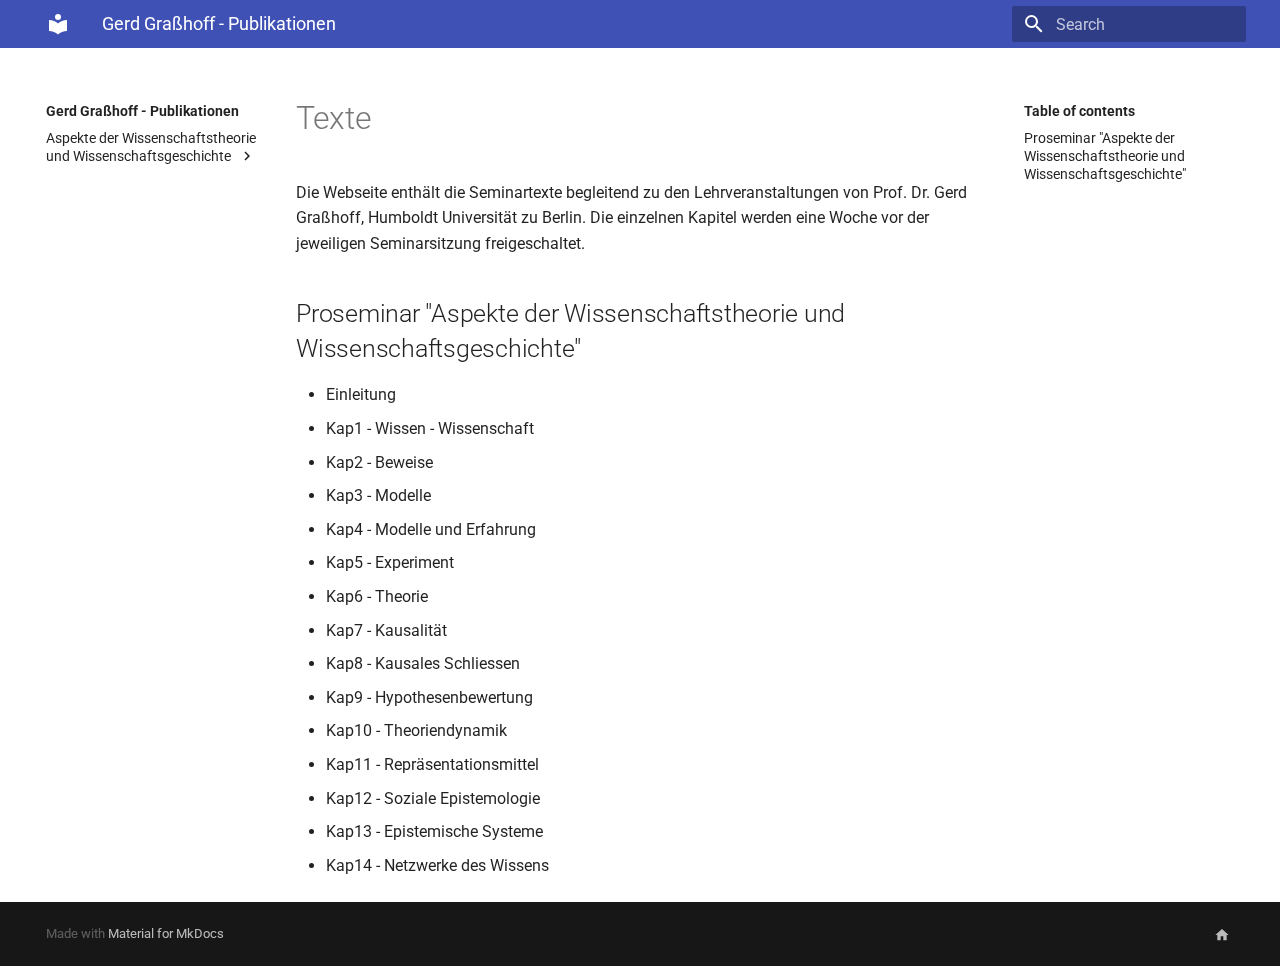
<file: einleit/index.html>
<!doctype html>
<html lang="en" class="no-js">
  <head>
    
      <meta charset="utf-8">
      <meta name="viewport" content="width=device-width,initial-scale=1">
      
      
      
      <link rel="shortcut icon" href="../assets/images/favicon.png">
      <meta name="generator" content="mkdocs-1.1.2, mkdocs-material-6.1.2">
    
    
      
        <title>Texte - Gerd Graßhoff - Publikationen</title>
      
    
    
      <link rel="stylesheet" href="../assets/stylesheets/main.19190aaf.min.css">
      
        
        <link rel="stylesheet" href="../assets/stylesheets/palette.24b84193.min.css">
        
      
    
    
    
      
        
        <link href="https://fonts.gstatic.com" rel="preconnect" crossorigin>
        <link rel="stylesheet" href="https://fonts.googleapis.com/css?family=Roboto:300,400,400i,700%7C&display=fallback">
        <style>body,input{font-family:"Roboto",-apple-system,BlinkMacSystemFont,Helvetica,Arial,sans-serif}code,kbd,pre{font-family:"",SFMono-Regular,Consolas,Menlo,monospace}</style>
      
    
    
    
    
      
    
    
  </head>
  
  
    
    
    
    
    
    <body dir="ltr" data-md-color-scheme="" data-md-color-primary="none" data-md-color-accent="none">
      
  
    <input class="md-toggle" data-md-toggle="drawer" type="checkbox" id="__drawer" autocomplete="off">
    <input class="md-toggle" data-md-toggle="search" type="checkbox" id="__search" autocomplete="off">
    <label class="md-overlay" for="__drawer"></label>
    <div data-md-component="skip">
      
        
        <a href="#texte" class="md-skip">
          Skip to content
        </a>
      
    </div>
    <div data-md-component="announce">
      
    </div>
    
      

<header class="md-header" data-md-component="header">
  <nav class="md-header-nav md-grid" aria-label="Header">
    <a href=".." title="Gerd Graßhoff - Publikationen" class="md-header-nav__button md-logo" aria-label="Gerd Graßhoff - Publikationen">
      
  
  <svg xmlns="http://www.w3.org/2000/svg" viewBox="0 0 24 24"><path d="M12 8a3 3 0 003-3 3 3 0 00-3-3 3 3 0 00-3 3 3 3 0 003 3m0 3.54C9.64 9.35 6.5 8 3 8v11c3.5 0 6.64 1.35 9 3.54 2.36-2.19 5.5-3.54 9-3.54V8c-3.5 0-6.64 1.35-9 3.54z"/></svg>

    </a>
    <label class="md-header-nav__button md-icon" for="__drawer">
      <svg xmlns="http://www.w3.org/2000/svg" viewBox="0 0 24 24"><path d="M3 6h18v2H3V6m0 5h18v2H3v-2m0 5h18v2H3v-2z"/></svg>
    </label>
    <div class="md-header-nav__title" data-md-component="header-title">
      
        <div class="md-header-nav__ellipsis">
          <span class="md-header-nav__topic md-ellipsis">
            Gerd Graßhoff - Publikationen
          </span>
          <span class="md-header-nav__topic md-ellipsis">
            
              Texte
            
          </span>
        </div>
      
    </div>
    
      <label class="md-header-nav__button md-icon" for="__search">
        <svg xmlns="http://www.w3.org/2000/svg" viewBox="0 0 24 24"><path d="M9.5 3A6.5 6.5 0 0116 9.5c0 1.61-.59 3.09-1.56 4.23l.27.27h.79l5 5-1.5 1.5-5-5v-.79l-.27-.27A6.516 6.516 0 019.5 16 6.5 6.5 0 013 9.5 6.5 6.5 0 019.5 3m0 2C7 5 5 7 5 9.5S7 14 9.5 14 14 12 14 9.5 12 5 9.5 5z"/></svg>
      </label>
      
<div class="md-search" data-md-component="search" role="dialog">
  <label class="md-search__overlay" for="__search"></label>
  <div class="md-search__inner" role="search">
    <form class="md-search__form" name="search">
      <input type="text" class="md-search__input" name="query" aria-label="Search" placeholder="Search" autocapitalize="off" autocorrect="off" autocomplete="off" spellcheck="false" data-md-component="search-query" data-md-state="active">
      <label class="md-search__icon md-icon" for="__search">
        <svg xmlns="http://www.w3.org/2000/svg" viewBox="0 0 24 24"><path d="M9.5 3A6.5 6.5 0 0116 9.5c0 1.61-.59 3.09-1.56 4.23l.27.27h.79l5 5-1.5 1.5-5-5v-.79l-.27-.27A6.516 6.516 0 019.5 16 6.5 6.5 0 013 9.5 6.5 6.5 0 019.5 3m0 2C7 5 5 7 5 9.5S7 14 9.5 14 14 12 14 9.5 12 5 9.5 5z"/></svg>
        <svg xmlns="http://www.w3.org/2000/svg" viewBox="0 0 24 24"><path d="M20 11v2H8l5.5 5.5-1.42 1.42L4.16 12l7.92-7.92L13.5 5.5 8 11h12z"/></svg>
      </label>
      <button type="reset" class="md-search__icon md-icon" aria-label="Clear" data-md-component="search-reset" tabindex="-1">
        <svg xmlns="http://www.w3.org/2000/svg" viewBox="0 0 24 24"><path d="M19 6.41L17.59 5 12 10.59 6.41 5 5 6.41 10.59 12 5 17.59 6.41 19 12 13.41 17.59 19 19 17.59 13.41 12 19 6.41z"/></svg>
      </button>
    </form>
    <div class="md-search__output">
      <div class="md-search__scrollwrap" data-md-scrollfix>
        <div class="md-search-result" data-md-component="search-result">
          <div class="md-search-result__meta">
            Initializing search
          </div>
          <ol class="md-search-result__list"></ol>
        </div>
      </div>
    </div>
  </div>
</div>
    
    
  </nav>
</header>
    
    <div class="md-container" data-md-component="container">
      
      
        
      
      <main class="md-main" data-md-component="main">
        <div class="md-main__inner md-grid">
          
            
              <div class="md-sidebar md-sidebar--primary" data-md-component="navigation">
                <div class="md-sidebar__scrollwrap">
                  <div class="md-sidebar__inner">
                    

<nav class="md-nav md-nav--primary" aria-label="Navigation" data-md-level="0">
  <label class="md-nav__title" for="__drawer">
    <a href=".." title="Gerd Graßhoff - Publikationen" class="md-nav__button md-logo" aria-label="Gerd Graßhoff - Publikationen">
      
  
  <svg xmlns="http://www.w3.org/2000/svg" viewBox="0 0 24 24"><path d="M12 8a3 3 0 003-3 3 3 0 00-3-3 3 3 0 00-3 3 3 3 0 003 3m0 3.54C9.64 9.35 6.5 8 3 8v11c3.5 0 6.64 1.35 9 3.54 2.36-2.19 5.5-3.54 9-3.54V8c-3.5 0-6.64 1.35-9 3.54z"/></svg>

    </a>
    Gerd Graßhoff - Publikationen
  </label>
  
  <ul class="md-nav__list" data-md-scrollfix>
    
      
      
      


  <li class="md-nav__item md-nav__item--nested">
    
      <input class="md-nav__toggle md-toggle" data-md-toggle="nav-1" type="checkbox" id="nav-1">
    
    <label class="md-nav__link" for="nav-1">
      Aspekte der Wissenschaftstheorie und Wissenschaftsgeschichte
      <span class="md-nav__icon md-icon"></span>
    </label>
    <nav class="md-nav" aria-label="Aspekte der Wissenschaftstheorie und Wissenschaftsgeschichte" data-md-level="1">
      <label class="md-nav__title" for="nav-1">
        <span class="md-nav__icon md-icon"></span>
        Aspekte der Wissenschaftstheorie und Wissenschaftsgeschichte
      </label>
      <ul class="md-nav__list" data-md-scrollfix>
        
        
          
          
          


  <li class="md-nav__item">
    <a href="../Aspekte/kap1/" class="md-nav__link">
      Kap1 - Wissen - Wissenschaft
    </a>
  </li>

        
      </ul>
    </nav>
  </li>

    
  </ul>
</nav>
                  </div>
                </div>
              </div>
            
            
              <div class="md-sidebar md-sidebar--secondary" data-md-component="toc">
                <div class="md-sidebar__scrollwrap">
                  <div class="md-sidebar__inner">
                    
<nav class="md-nav md-nav--secondary" aria-label="Table of contents">
  
  
    
  
  
    <label class="md-nav__title" for="__toc">
      <span class="md-nav__icon md-icon"></span>
      Table of contents
    </label>
    <ul class="md-nav__list" data-md-scrollfix>
      
        <li class="md-nav__item">
  <a href="#proseminar-aspekte-der-wissenschaftstheorie-und-wissenschaftsgeschichte" class="md-nav__link">
    Proseminar "Aspekte der Wissenschaftstheorie und Wissenschaftsgeschichte"
  </a>
  
</li>
      
    </ul>
  
</nav>
                  </div>
                </div>
              </div>
            
          
          <div class="md-content">
            <article class="md-content__inner md-typeset">
              
                
                
                <h1 id="texte">Texte</h1>
<p>Die Webseite enthält die Seminartexte begleitend zu den Lehrveranstaltungen von Prof. Dr. Gerd Graßhoff, Humboldt Universität zu Berlin. Die einzelnen Kapitel werden eine Woche vor der jeweiligen Seminarsitzung freigeschaltet.</p>
<h2 id="proseminar-aspekte-der-wissenschaftstheorie-und-wissenschaftsgeschichte">Proseminar "Aspekte der Wissenschaftstheorie und Wissenschaftsgeschichte"</h2>
<ul>
<li>Einleitung</li>
<li>Kap1 - Wissen - Wissenschaft</li>
<li>Kap2 - Beweise</li>
<li>Kap3 - Modelle</li>
<li>Kap4 - Modelle und Erfahrung</li>
<li>Kap5 - Experiment</li>
<li>Kap6 - Theorie</li>
<li>Kap7 - Kausalität</li>
<li>Kap8 - Kausales Schliessen</li>
<li>Kap9 - Hypothesenbewertung</li>
<li>Kap10 - Theoriendynamik</li>
<li>Kap11 - Repräsentationsmittel</li>
<li>Kap12 - Soziale Epistemologie</li>
<li>Kap13 - Epistemische Systeme</li>
<li>Kap14 - Netzwerke des Wissens</li>
</ul>
                
              
              
                


              
            </article>
          </div>
        </div>
      </main>
      
        
<footer class="md-footer">
  
  <div class="md-footer-meta md-typeset">
    <div class="md-footer-meta__inner md-grid">
      <div class="md-footer-copyright">
        
        Made with
        <a href="https://squidfunk.github.io/mkdocs-material/" target="_blank" rel="noopener">
          Material for MkDocs
        </a>
      </div>
      
  <div class="md-footer-social">
    
      
      
        
        
      
      <a href="http://grasshoff.github.io/gerdgrasshoff.net" target="_blank" rel="noopener" title="grasshoff.github.io" class="md-footer-social__link">
        <svg xmlns="http://www.w3.org/2000/svg" viewBox="0 0 24 24"><path d="M10 20v-6h4v6h5v-8h3L12 3 2 12h3v8h5z"/></svg>
      </a>
    
  </div>

    </div>
  </div>
</footer>
      
    </div>
    
      <script src="../assets/javascripts/vendor.7e0ee788.min.js"></script>
      <script src="../assets/javascripts/bundle.c1ccee15.min.js"></script><script id="__lang" type="application/json">{"clipboard.copy": "Copy to clipboard", "clipboard.copied": "Copied to clipboard", "search.config.lang": "en", "search.config.pipeline": "trimmer, stopWordFilter", "search.config.separator": "[\\s\\-]+", "search.placeholder": "Search", "search.result.placeholder": "Type to start searching", "search.result.none": "No matching documents", "search.result.one": "1 matching document", "search.result.other": "# matching documents", "search.result.more.one": "1 more on this page", "search.result.more.other": "# more on this page", "search.result.term.missing": "Missing"}</script>
      
      <script>
        app = initialize({
          base: "..",
          features: {'tabs': True},
          search: Object.assign({
            worker: "../assets/javascripts/worker/search.4ac00218.min.js"
          }, typeof search !== "undefined" && search)
        })
      </script>
      
    
  </body>
</html>
</file>
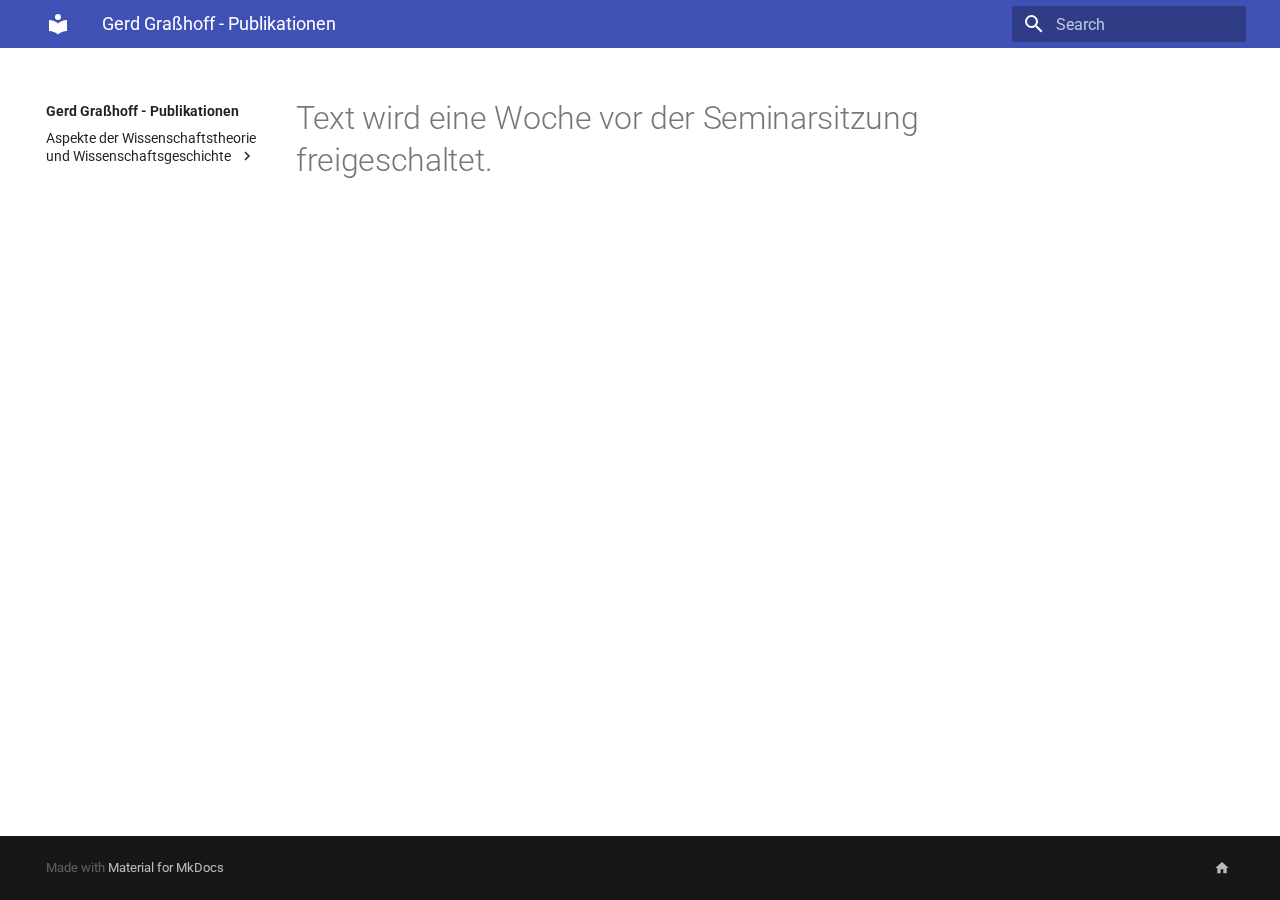
<file: empty/index.html>
<!doctype html>
<html lang="en" class="no-js">
  <head>
    
      <meta charset="utf-8">
      <meta name="viewport" content="width=device-width,initial-scale=1">
      
      
      
      <link rel="shortcut icon" href="../assets/images/favicon.png">
      <meta name="generator" content="mkdocs-1.1.2, mkdocs-material-6.1.2">
    
    
      
        <title>Text wird eine Woche vor der Seminarsitzung freigeschaltet. - Gerd Graßhoff - Publikationen</title>
      
    
    
      <link rel="stylesheet" href="../assets/stylesheets/main.19190aaf.min.css">
      
        
        <link rel="stylesheet" href="../assets/stylesheets/palette.24b84193.min.css">
        
      
    
    
    
      
        
        <link href="https://fonts.gstatic.com" rel="preconnect" crossorigin>
        <link rel="stylesheet" href="https://fonts.googleapis.com/css?family=Roboto:300,400,400i,700%7C&display=fallback">
        <style>body,input{font-family:"Roboto",-apple-system,BlinkMacSystemFont,Helvetica,Arial,sans-serif}code,kbd,pre{font-family:"",SFMono-Regular,Consolas,Menlo,monospace}</style>
      
    
    
    
    
      
    
    
  </head>
  
  
    
    
    
    
    
    <body dir="ltr" data-md-color-scheme="" data-md-color-primary="none" data-md-color-accent="none">
      
  
    <input class="md-toggle" data-md-toggle="drawer" type="checkbox" id="__drawer" autocomplete="off">
    <input class="md-toggle" data-md-toggle="search" type="checkbox" id="__search" autocomplete="off">
    <label class="md-overlay" for="__drawer"></label>
    <div data-md-component="skip">
      
        
        <a href="#text-wird-eine-woche-vor-der-seminarsitzung-freigeschaltet" class="md-skip">
          Skip to content
        </a>
      
    </div>
    <div data-md-component="announce">
      
    </div>
    
      

<header class="md-header" data-md-component="header">
  <nav class="md-header-nav md-grid" aria-label="Header">
    <a href=".." title="Gerd Graßhoff - Publikationen" class="md-header-nav__button md-logo" aria-label="Gerd Graßhoff - Publikationen">
      
  
  <svg xmlns="http://www.w3.org/2000/svg" viewBox="0 0 24 24"><path d="M12 8a3 3 0 003-3 3 3 0 00-3-3 3 3 0 00-3 3 3 3 0 003 3m0 3.54C9.64 9.35 6.5 8 3 8v11c3.5 0 6.64 1.35 9 3.54 2.36-2.19 5.5-3.54 9-3.54V8c-3.5 0-6.64 1.35-9 3.54z"/></svg>

    </a>
    <label class="md-header-nav__button md-icon" for="__drawer">
      <svg xmlns="http://www.w3.org/2000/svg" viewBox="0 0 24 24"><path d="M3 6h18v2H3V6m0 5h18v2H3v-2m0 5h18v2H3v-2z"/></svg>
    </label>
    <div class="md-header-nav__title" data-md-component="header-title">
      
        <div class="md-header-nav__ellipsis">
          <span class="md-header-nav__topic md-ellipsis">
            Gerd Graßhoff - Publikationen
          </span>
          <span class="md-header-nav__topic md-ellipsis">
            
              Text wird eine Woche vor der Seminarsitzung freigeschaltet.
            
          </span>
        </div>
      
    </div>
    
      <label class="md-header-nav__button md-icon" for="__search">
        <svg xmlns="http://www.w3.org/2000/svg" viewBox="0 0 24 24"><path d="M9.5 3A6.5 6.5 0 0116 9.5c0 1.61-.59 3.09-1.56 4.23l.27.27h.79l5 5-1.5 1.5-5-5v-.79l-.27-.27A6.516 6.516 0 019.5 16 6.5 6.5 0 013 9.5 6.5 6.5 0 019.5 3m0 2C7 5 5 7 5 9.5S7 14 9.5 14 14 12 14 9.5 12 5 9.5 5z"/></svg>
      </label>
      
<div class="md-search" data-md-component="search" role="dialog">
  <label class="md-search__overlay" for="__search"></label>
  <div class="md-search__inner" role="search">
    <form class="md-search__form" name="search">
      <input type="text" class="md-search__input" name="query" aria-label="Search" placeholder="Search" autocapitalize="off" autocorrect="off" autocomplete="off" spellcheck="false" data-md-component="search-query" data-md-state="active">
      <label class="md-search__icon md-icon" for="__search">
        <svg xmlns="http://www.w3.org/2000/svg" viewBox="0 0 24 24"><path d="M9.5 3A6.5 6.5 0 0116 9.5c0 1.61-.59 3.09-1.56 4.23l.27.27h.79l5 5-1.5 1.5-5-5v-.79l-.27-.27A6.516 6.516 0 019.5 16 6.5 6.5 0 013 9.5 6.5 6.5 0 019.5 3m0 2C7 5 5 7 5 9.5S7 14 9.5 14 14 12 14 9.5 12 5 9.5 5z"/></svg>
        <svg xmlns="http://www.w3.org/2000/svg" viewBox="0 0 24 24"><path d="M20 11v2H8l5.5 5.5-1.42 1.42L4.16 12l7.92-7.92L13.5 5.5 8 11h12z"/></svg>
      </label>
      <button type="reset" class="md-search__icon md-icon" aria-label="Clear" data-md-component="search-reset" tabindex="-1">
        <svg xmlns="http://www.w3.org/2000/svg" viewBox="0 0 24 24"><path d="M19 6.41L17.59 5 12 10.59 6.41 5 5 6.41 10.59 12 5 17.59 6.41 19 12 13.41 17.59 19 19 17.59 13.41 12 19 6.41z"/></svg>
      </button>
    </form>
    <div class="md-search__output">
      <div class="md-search__scrollwrap" data-md-scrollfix>
        <div class="md-search-result" data-md-component="search-result">
          <div class="md-search-result__meta">
            Initializing search
          </div>
          <ol class="md-search-result__list"></ol>
        </div>
      </div>
    </div>
  </div>
</div>
    
    
  </nav>
</header>
    
    <div class="md-container" data-md-component="container">
      
      
        
      
      <main class="md-main" data-md-component="main">
        <div class="md-main__inner md-grid">
          
            
              <div class="md-sidebar md-sidebar--primary" data-md-component="navigation">
                <div class="md-sidebar__scrollwrap">
                  <div class="md-sidebar__inner">
                    

<nav class="md-nav md-nav--primary" aria-label="Navigation" data-md-level="0">
  <label class="md-nav__title" for="__drawer">
    <a href=".." title="Gerd Graßhoff - Publikationen" class="md-nav__button md-logo" aria-label="Gerd Graßhoff - Publikationen">
      
  
  <svg xmlns="http://www.w3.org/2000/svg" viewBox="0 0 24 24"><path d="M12 8a3 3 0 003-3 3 3 0 00-3-3 3 3 0 00-3 3 3 3 0 003 3m0 3.54C9.64 9.35 6.5 8 3 8v11c3.5 0 6.64 1.35 9 3.54 2.36-2.19 5.5-3.54 9-3.54V8c-3.5 0-6.64 1.35-9 3.54z"/></svg>

    </a>
    Gerd Graßhoff - Publikationen
  </label>
  
  <ul class="md-nav__list" data-md-scrollfix>
    
      
      
      


  <li class="md-nav__item md-nav__item--nested">
    
      <input class="md-nav__toggle md-toggle" data-md-toggle="nav-1" type="checkbox" id="nav-1">
    
    <label class="md-nav__link" for="nav-1">
      Aspekte der Wissenschaftstheorie und Wissenschaftsgeschichte
      <span class="md-nav__icon md-icon"></span>
    </label>
    <nav class="md-nav" aria-label="Aspekte der Wissenschaftstheorie und Wissenschaftsgeschichte" data-md-level="1">
      <label class="md-nav__title" for="nav-1">
        <span class="md-nav__icon md-icon"></span>
        Aspekte der Wissenschaftstheorie und Wissenschaftsgeschichte
      </label>
      <ul class="md-nav__list" data-md-scrollfix>
        
        
          
          
          


  <li class="md-nav__item">
    <a href="../Aspekte/kap1/" class="md-nav__link">
      Kap1 - Wissen - Wissenschaft
    </a>
  </li>

        
      </ul>
    </nav>
  </li>

    
  </ul>
</nav>
                  </div>
                </div>
              </div>
            
            
              <div class="md-sidebar md-sidebar--secondary" data-md-component="toc">
                <div class="md-sidebar__scrollwrap">
                  <div class="md-sidebar__inner">
                    
<nav class="md-nav md-nav--secondary" aria-label="Table of contents">
  
  
    
  
  
</nav>
                  </div>
                </div>
              </div>
            
          
          <div class="md-content">
            <article class="md-content__inner md-typeset">
              
                
                
                <h1 id="text-wird-eine-woche-vor-der-seminarsitzung-freigeschaltet">Text wird eine Woche vor der Seminarsitzung freigeschaltet.</h1>
                
              
              
                


              
            </article>
          </div>
        </div>
      </main>
      
        
<footer class="md-footer">
  
  <div class="md-footer-meta md-typeset">
    <div class="md-footer-meta__inner md-grid">
      <div class="md-footer-copyright">
        
        Made with
        <a href="https://squidfunk.github.io/mkdocs-material/" target="_blank" rel="noopener">
          Material for MkDocs
        </a>
      </div>
      
  <div class="md-footer-social">
    
      
      
        
        
      
      <a href="http://grasshoff.github.io/gerdgrasshoff.net" target="_blank" rel="noopener" title="grasshoff.github.io" class="md-footer-social__link">
        <svg xmlns="http://www.w3.org/2000/svg" viewBox="0 0 24 24"><path d="M10 20v-6h4v6h5v-8h3L12 3 2 12h3v8h5z"/></svg>
      </a>
    
  </div>

    </div>
  </div>
</footer>
      
    </div>
    
      <script src="../assets/javascripts/vendor.7e0ee788.min.js"></script>
      <script src="../assets/javascripts/bundle.c1ccee15.min.js"></script><script id="__lang" type="application/json">{"clipboard.copy": "Copy to clipboard", "clipboard.copied": "Copied to clipboard", "search.config.lang": "en", "search.config.pipeline": "trimmer, stopWordFilter", "search.config.separator": "[\\s\\-]+", "search.placeholder": "Search", "search.result.placeholder": "Type to start searching", "search.result.none": "No matching documents", "search.result.one": "1 matching document", "search.result.other": "# matching documents", "search.result.more.one": "1 more on this page", "search.result.more.other": "# more on this page", "search.result.term.missing": "Missing"}</script>
      
      <script>
        app = initialize({
          base: "..",
          features: {'tabs': True},
          search: Object.assign({
            worker: "../assets/javascripts/worker/search.4ac00218.min.js"
          }, typeof search !== "undefined" && search)
        })
      </script>
      
    
  </body>
</html>
</file>
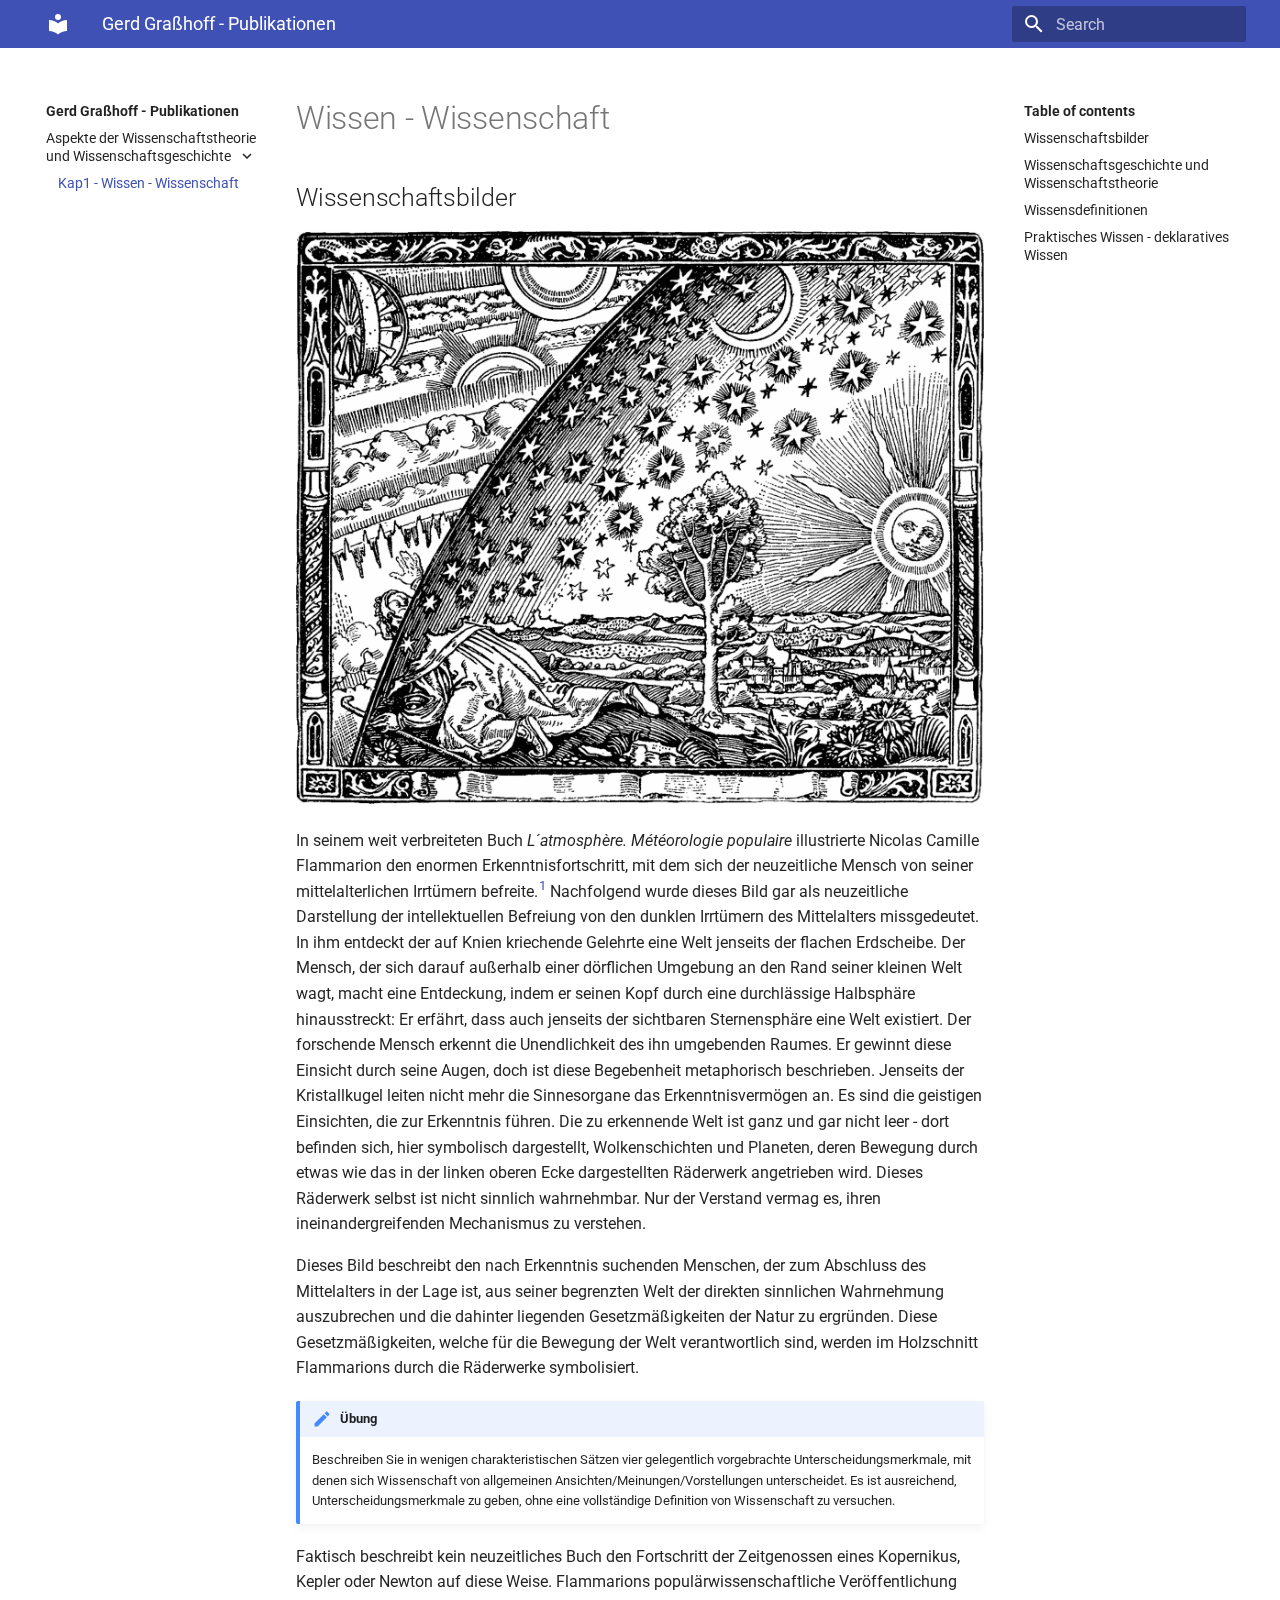
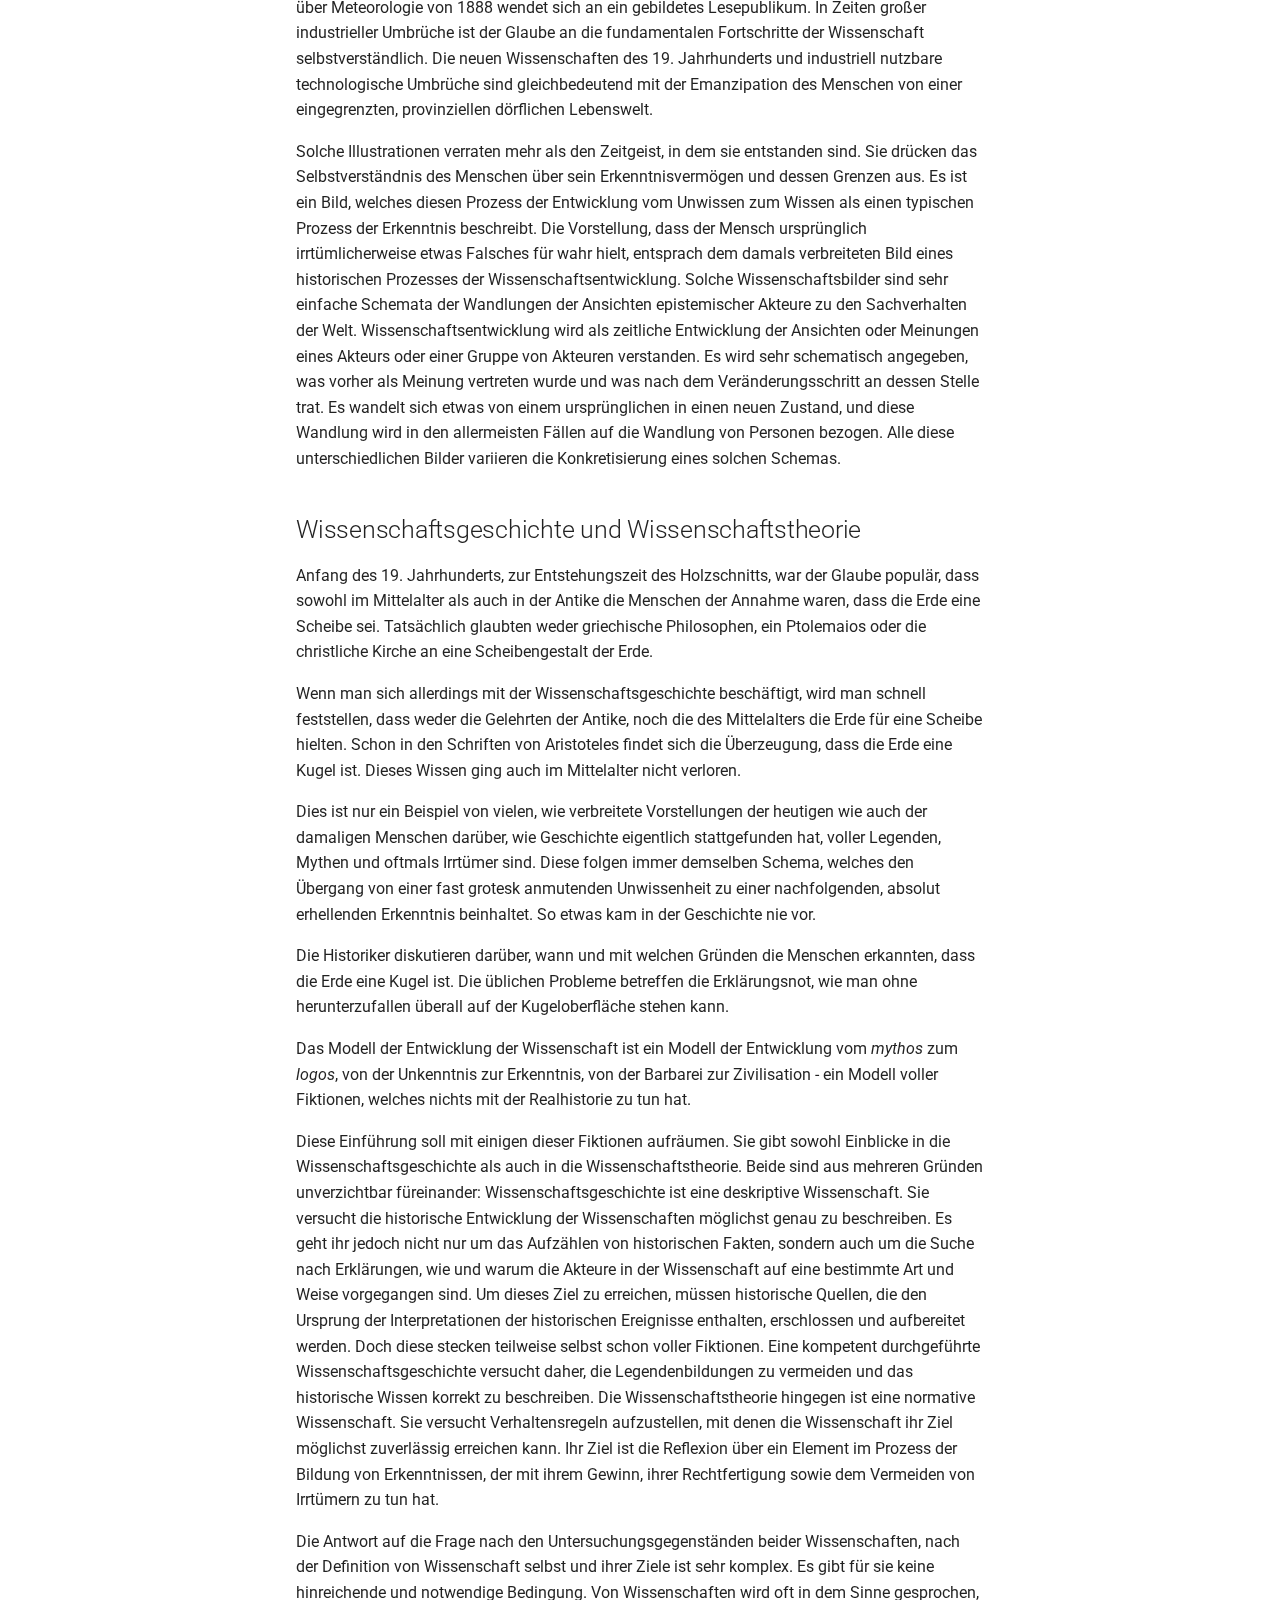
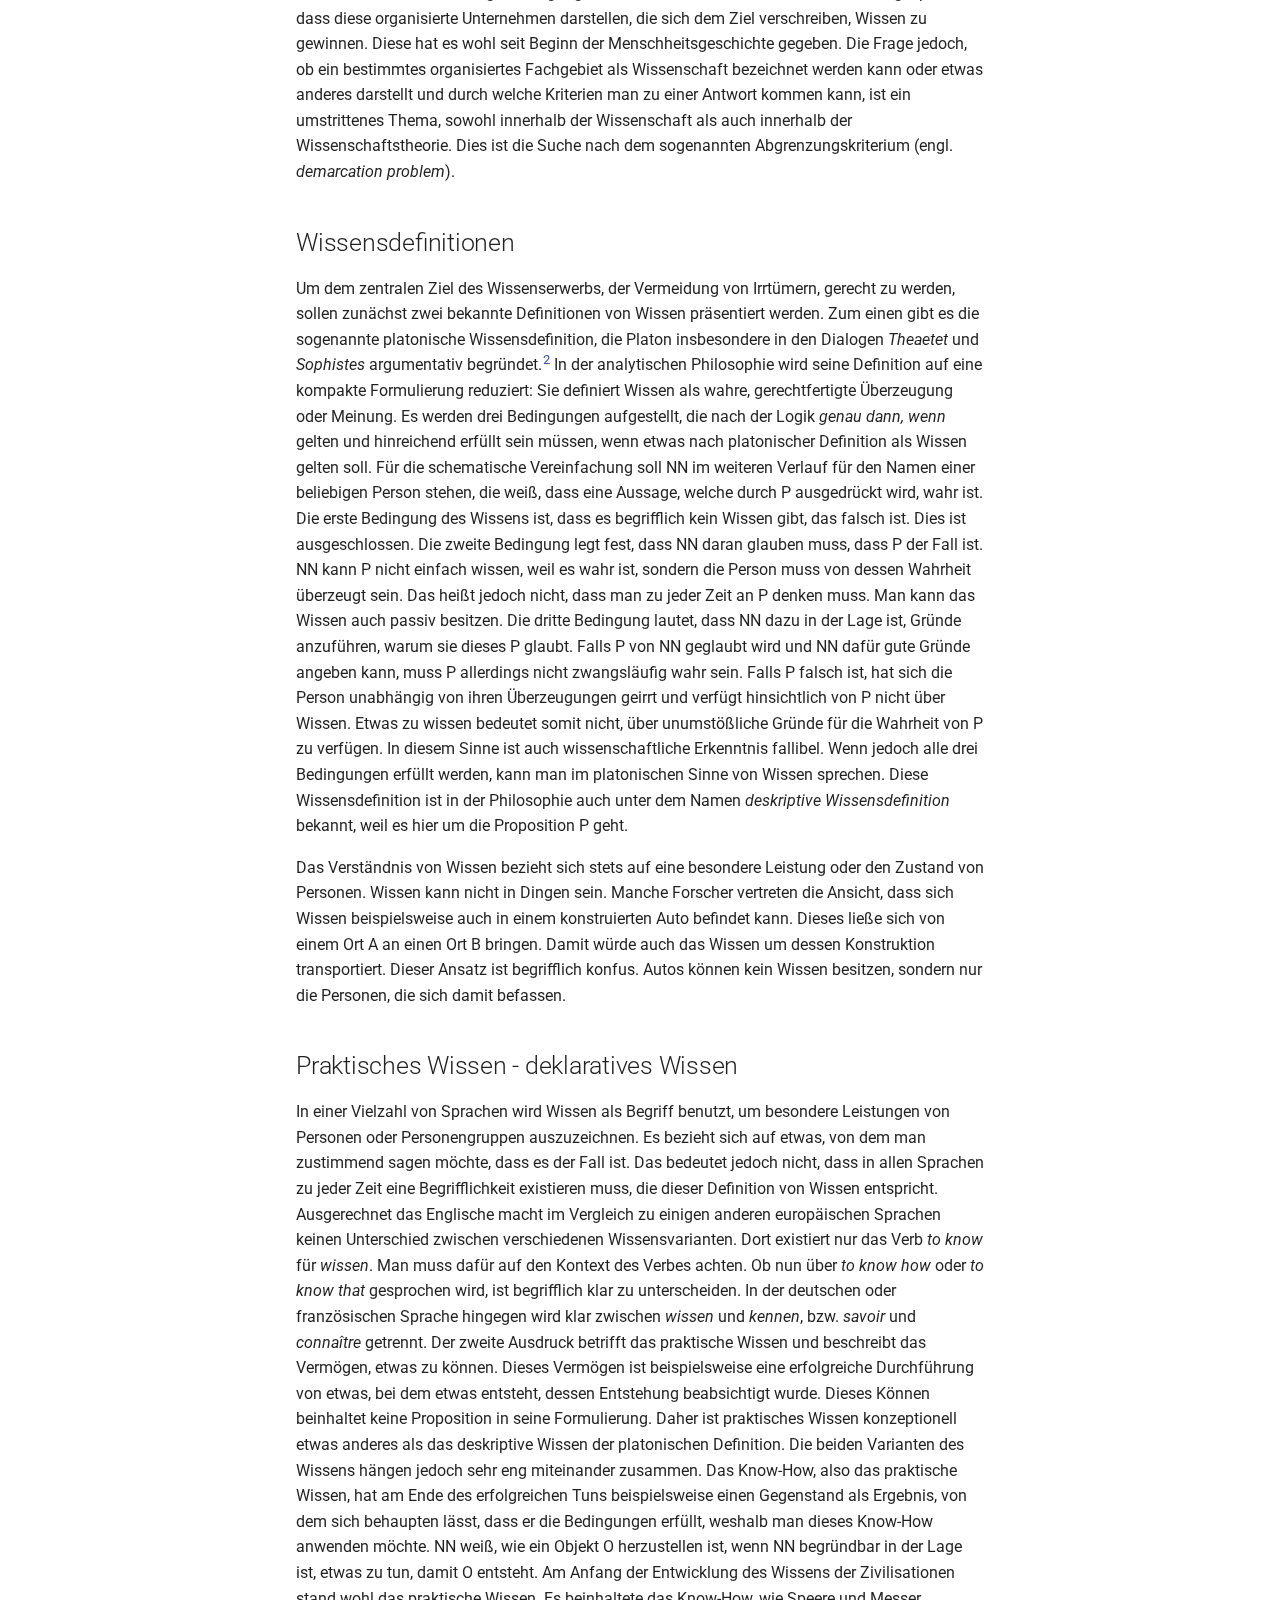
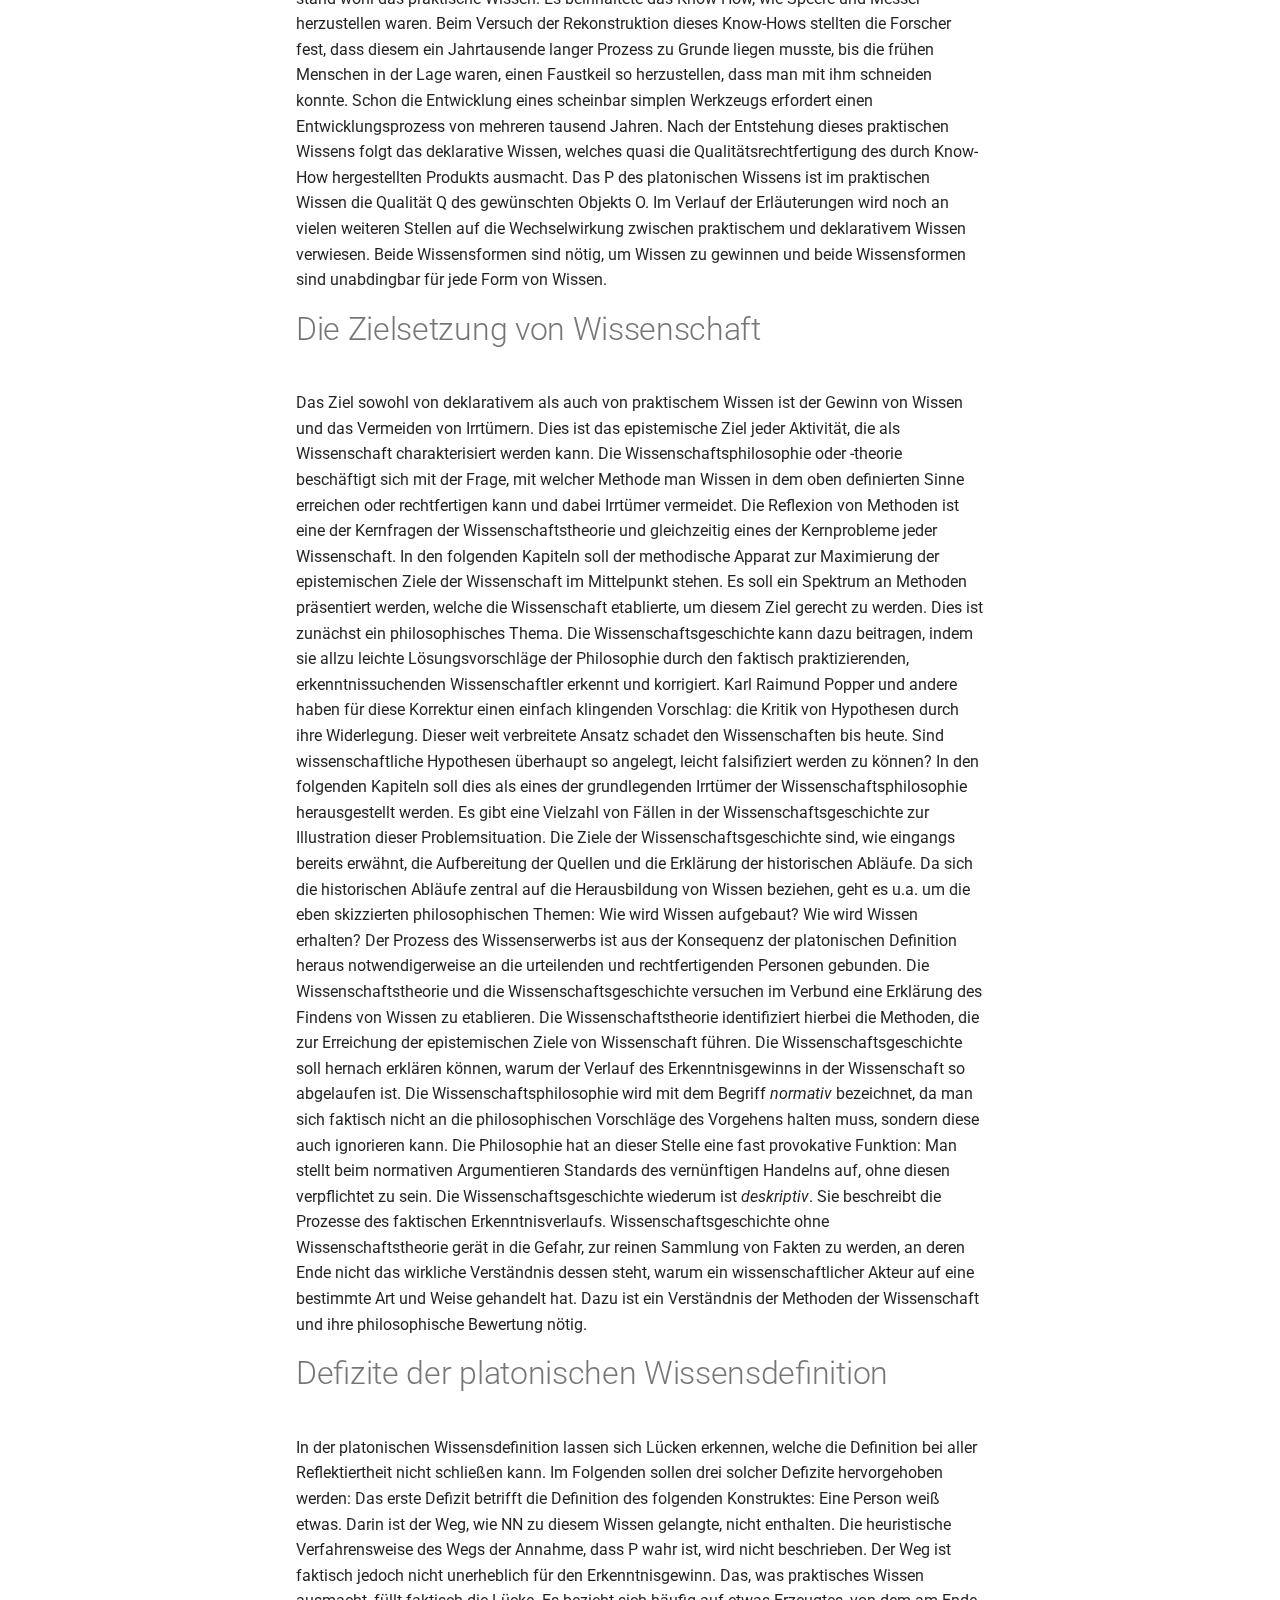
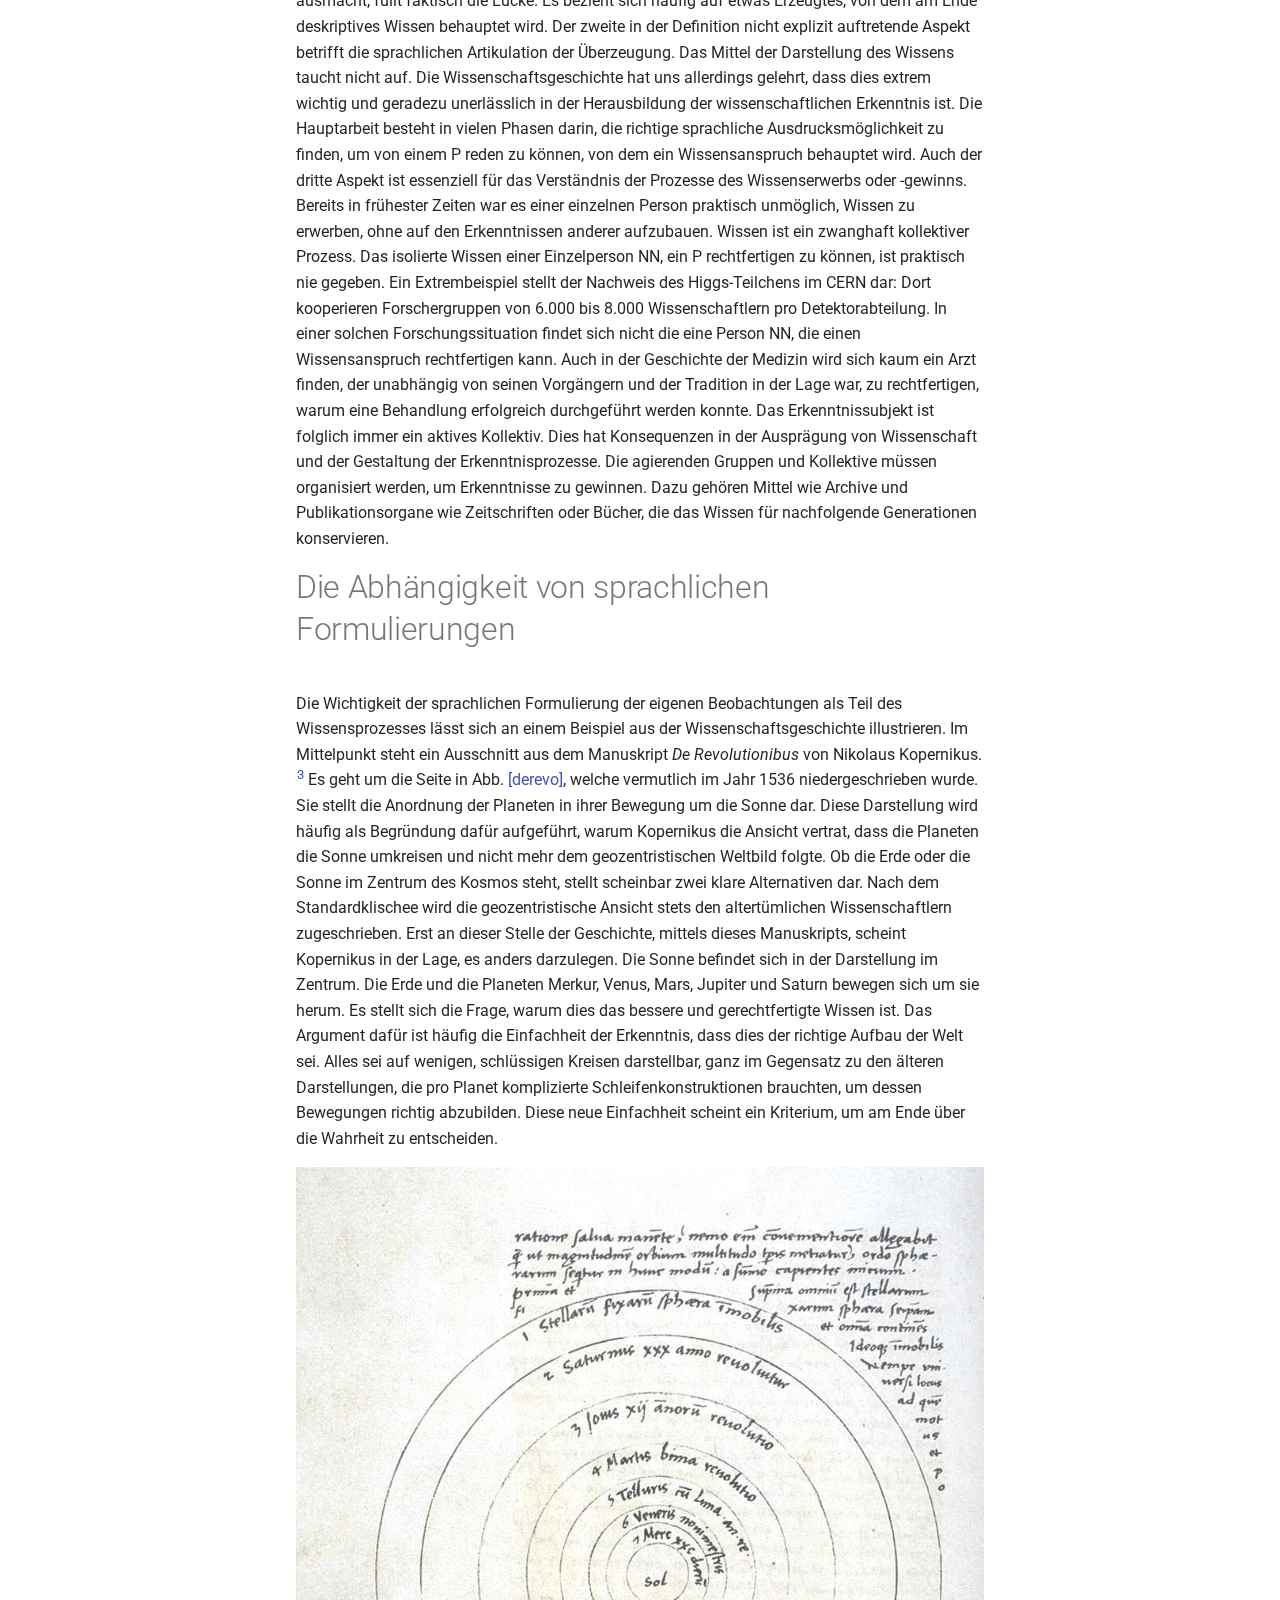
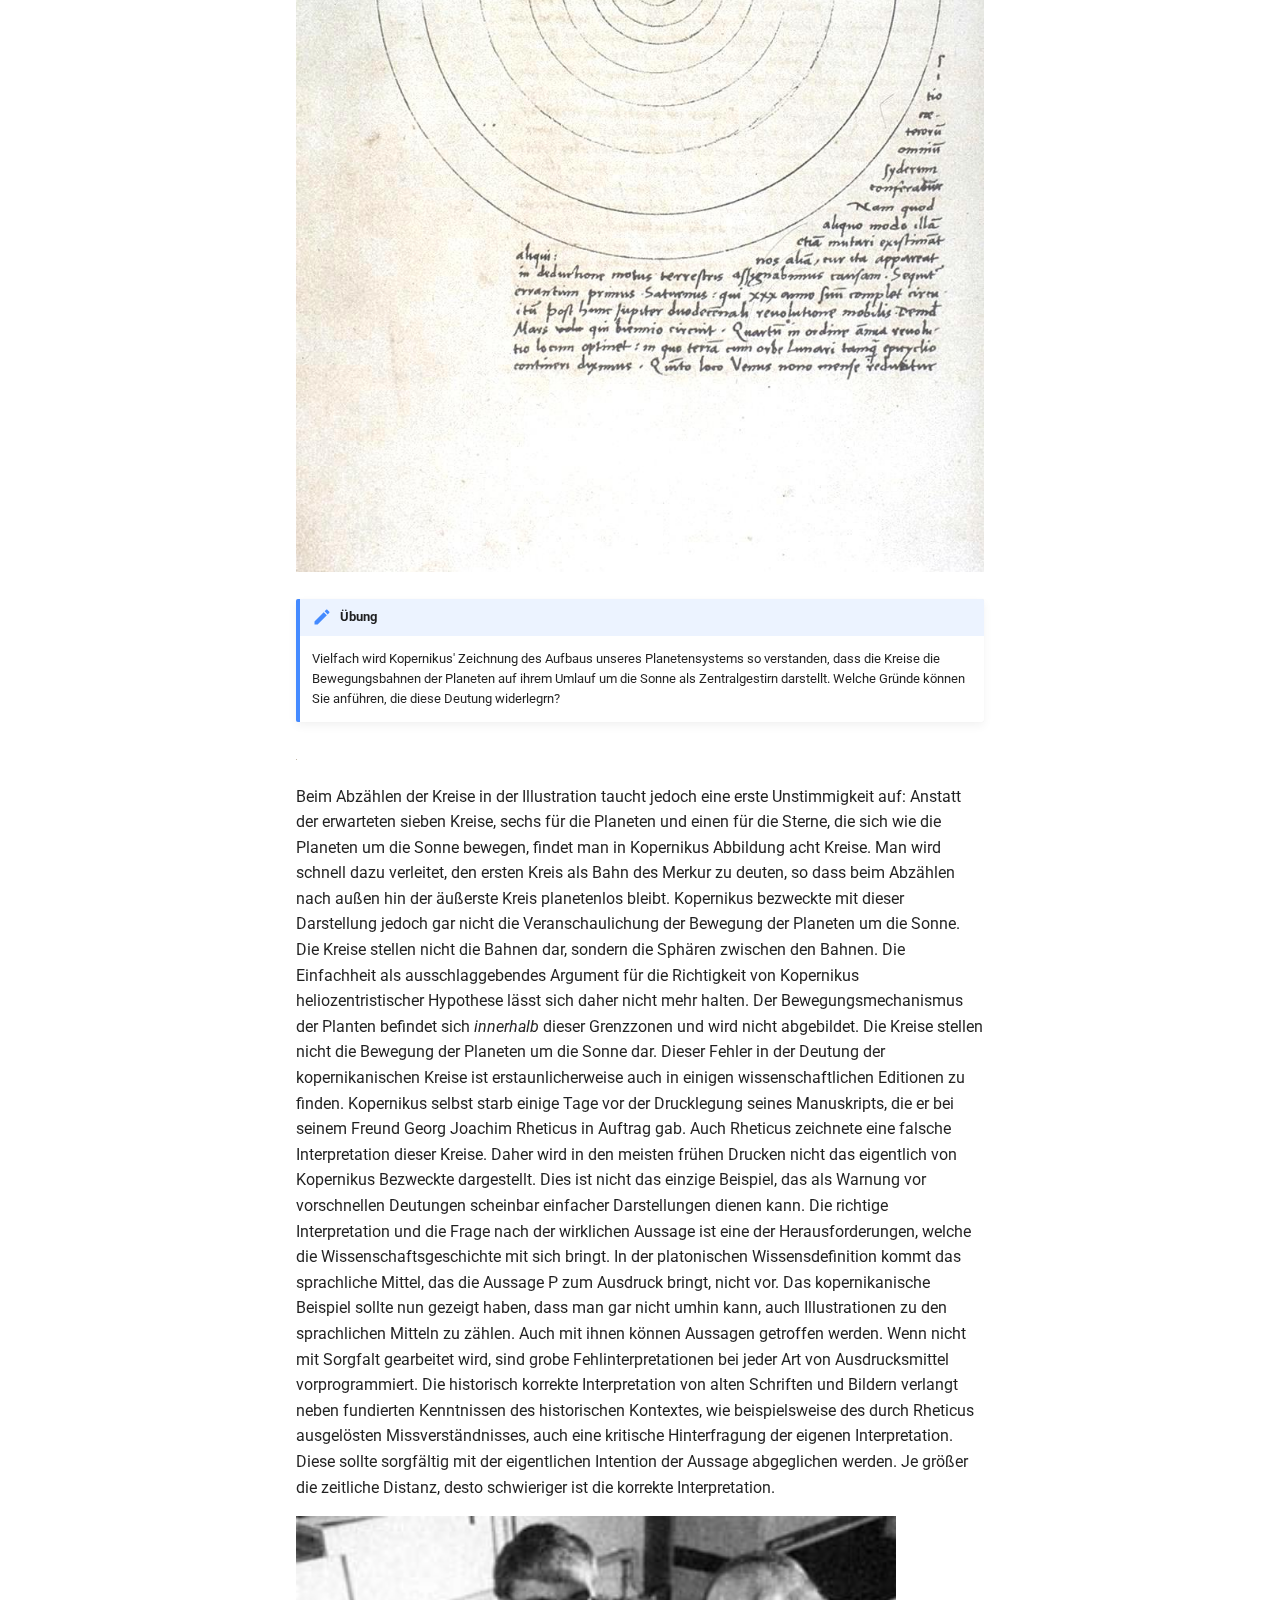
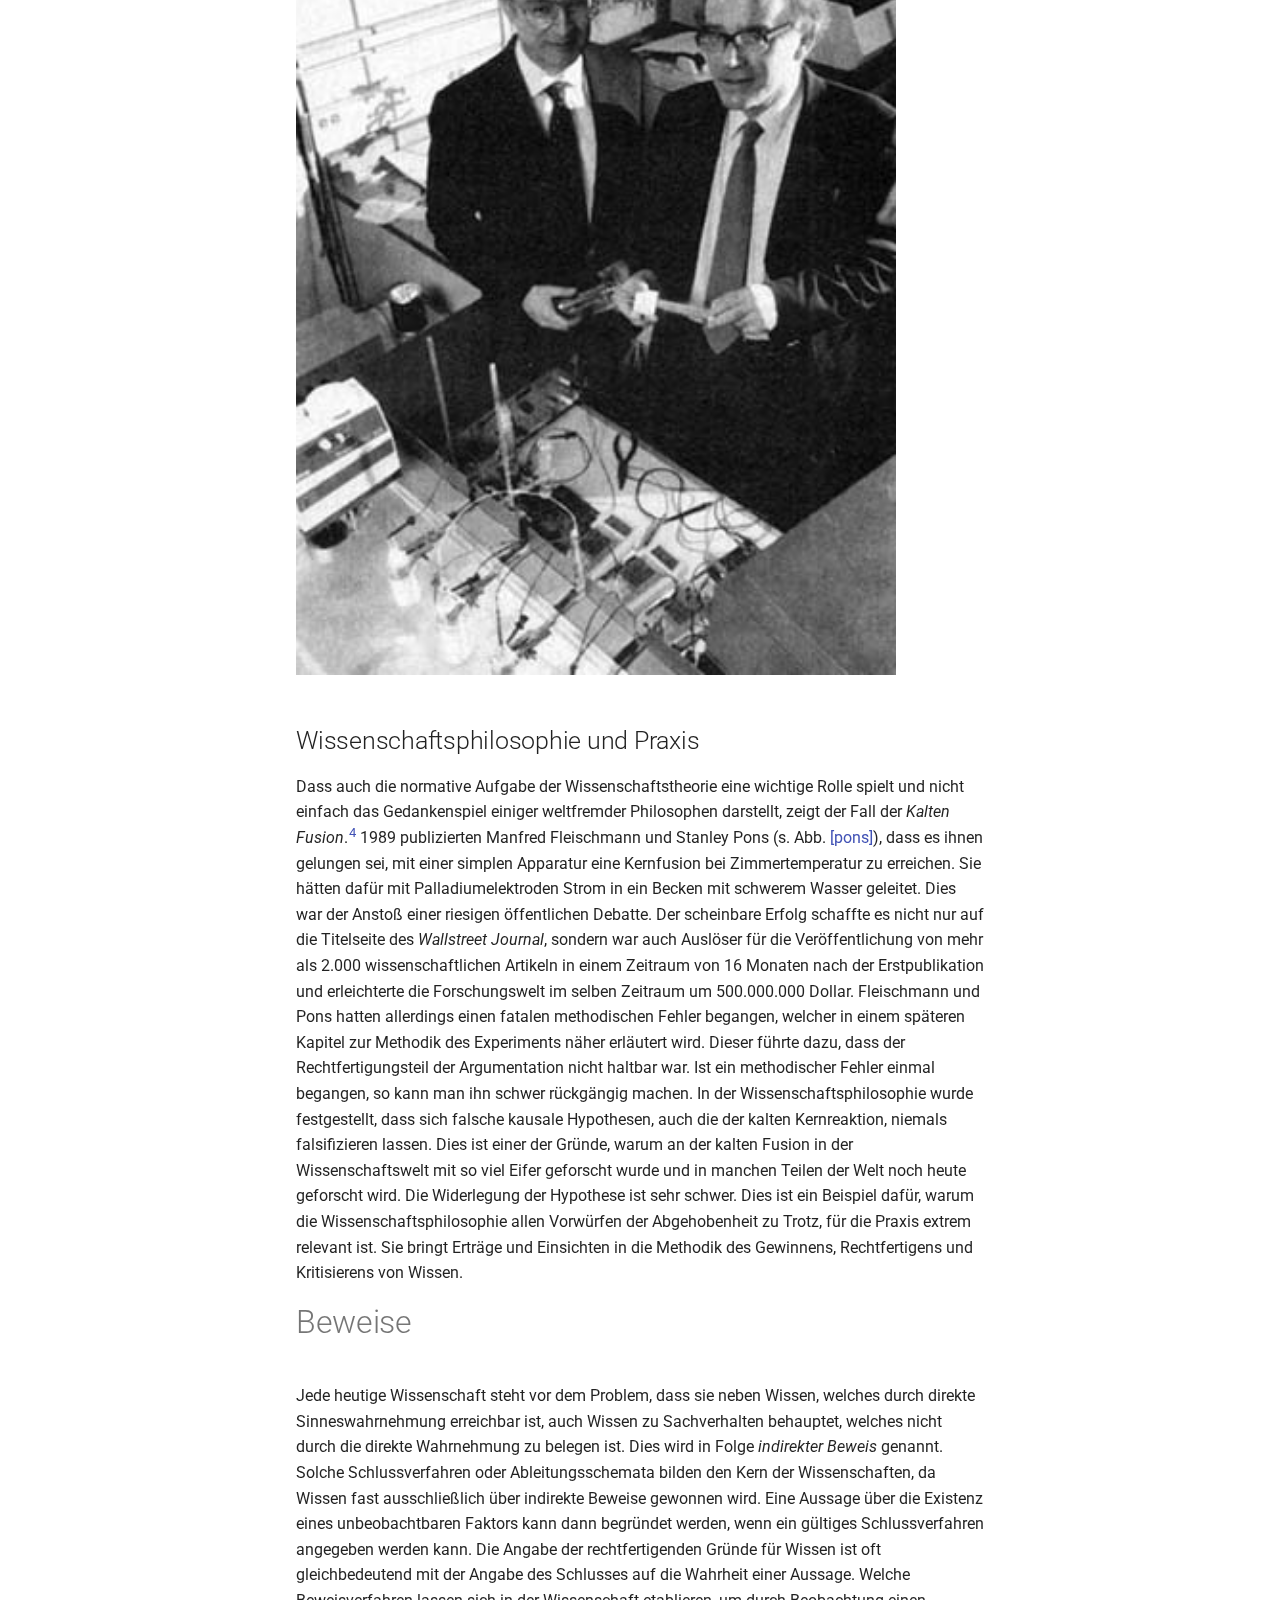
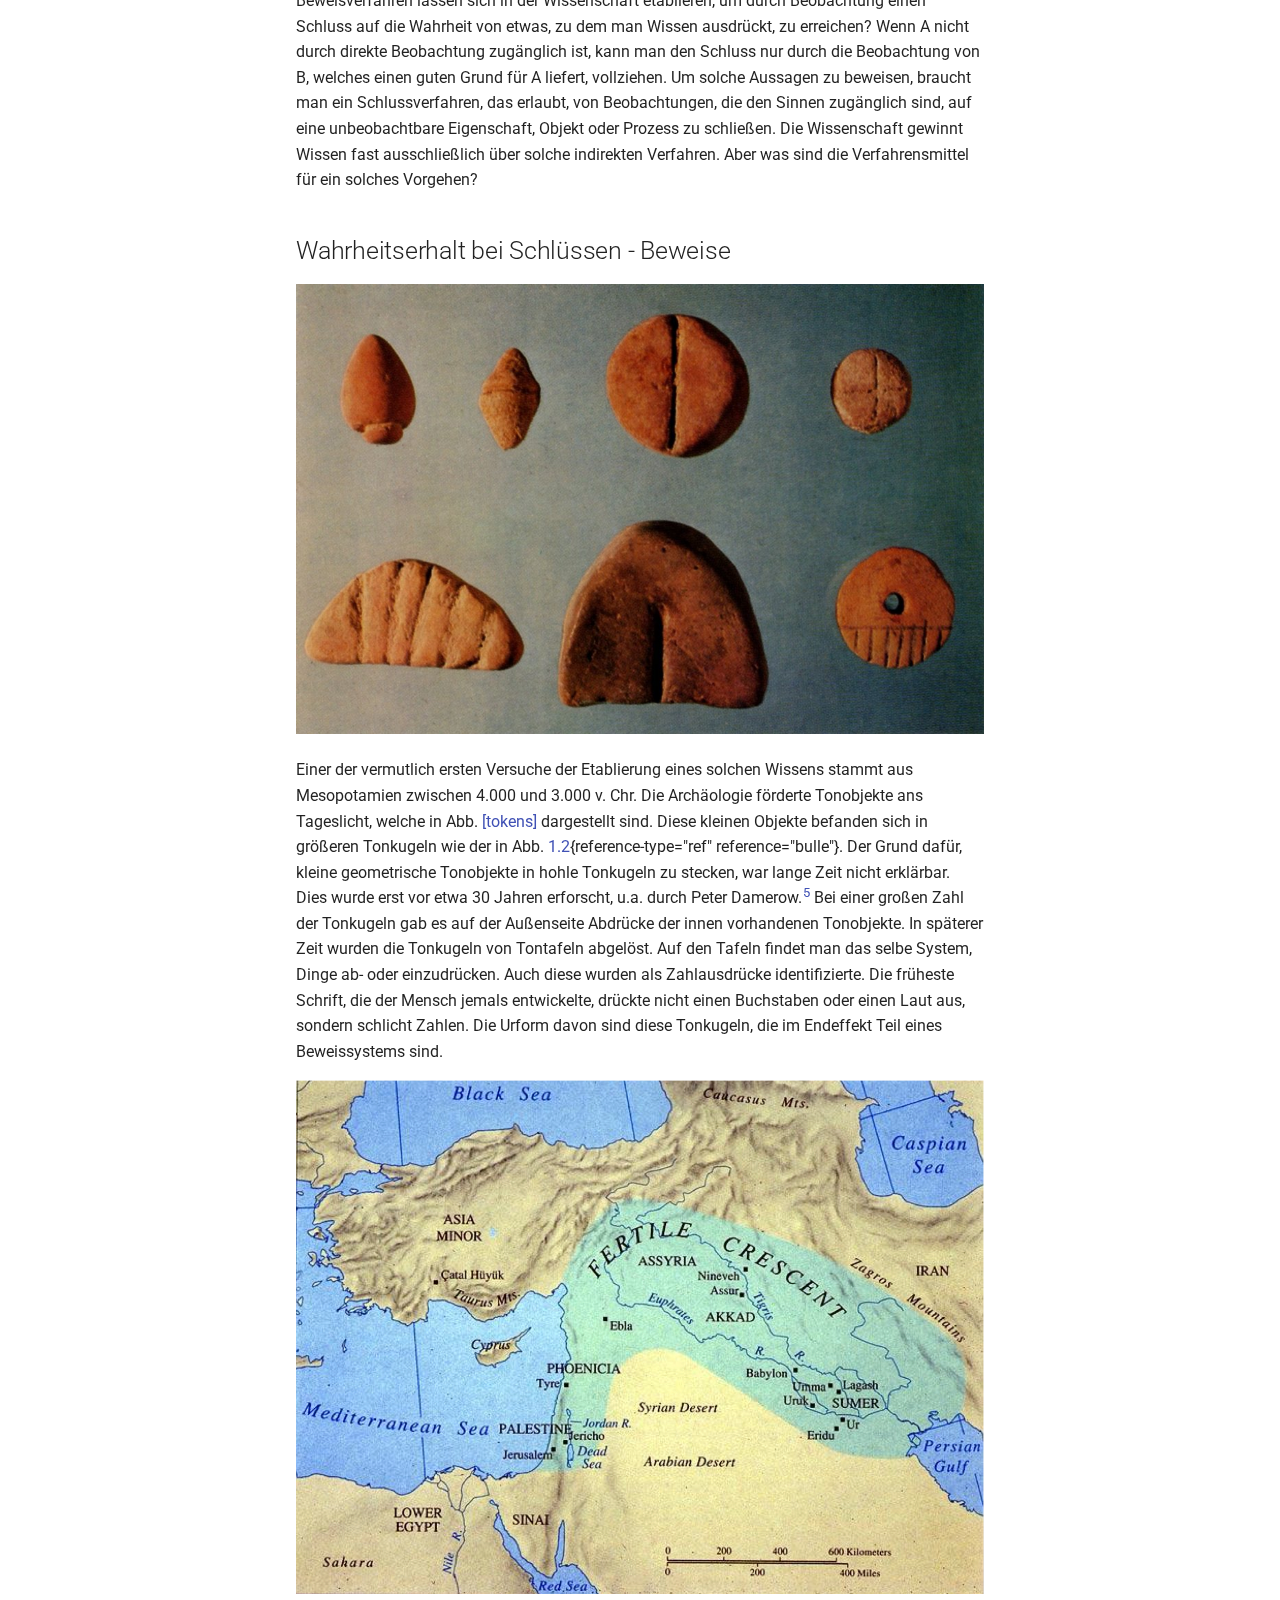
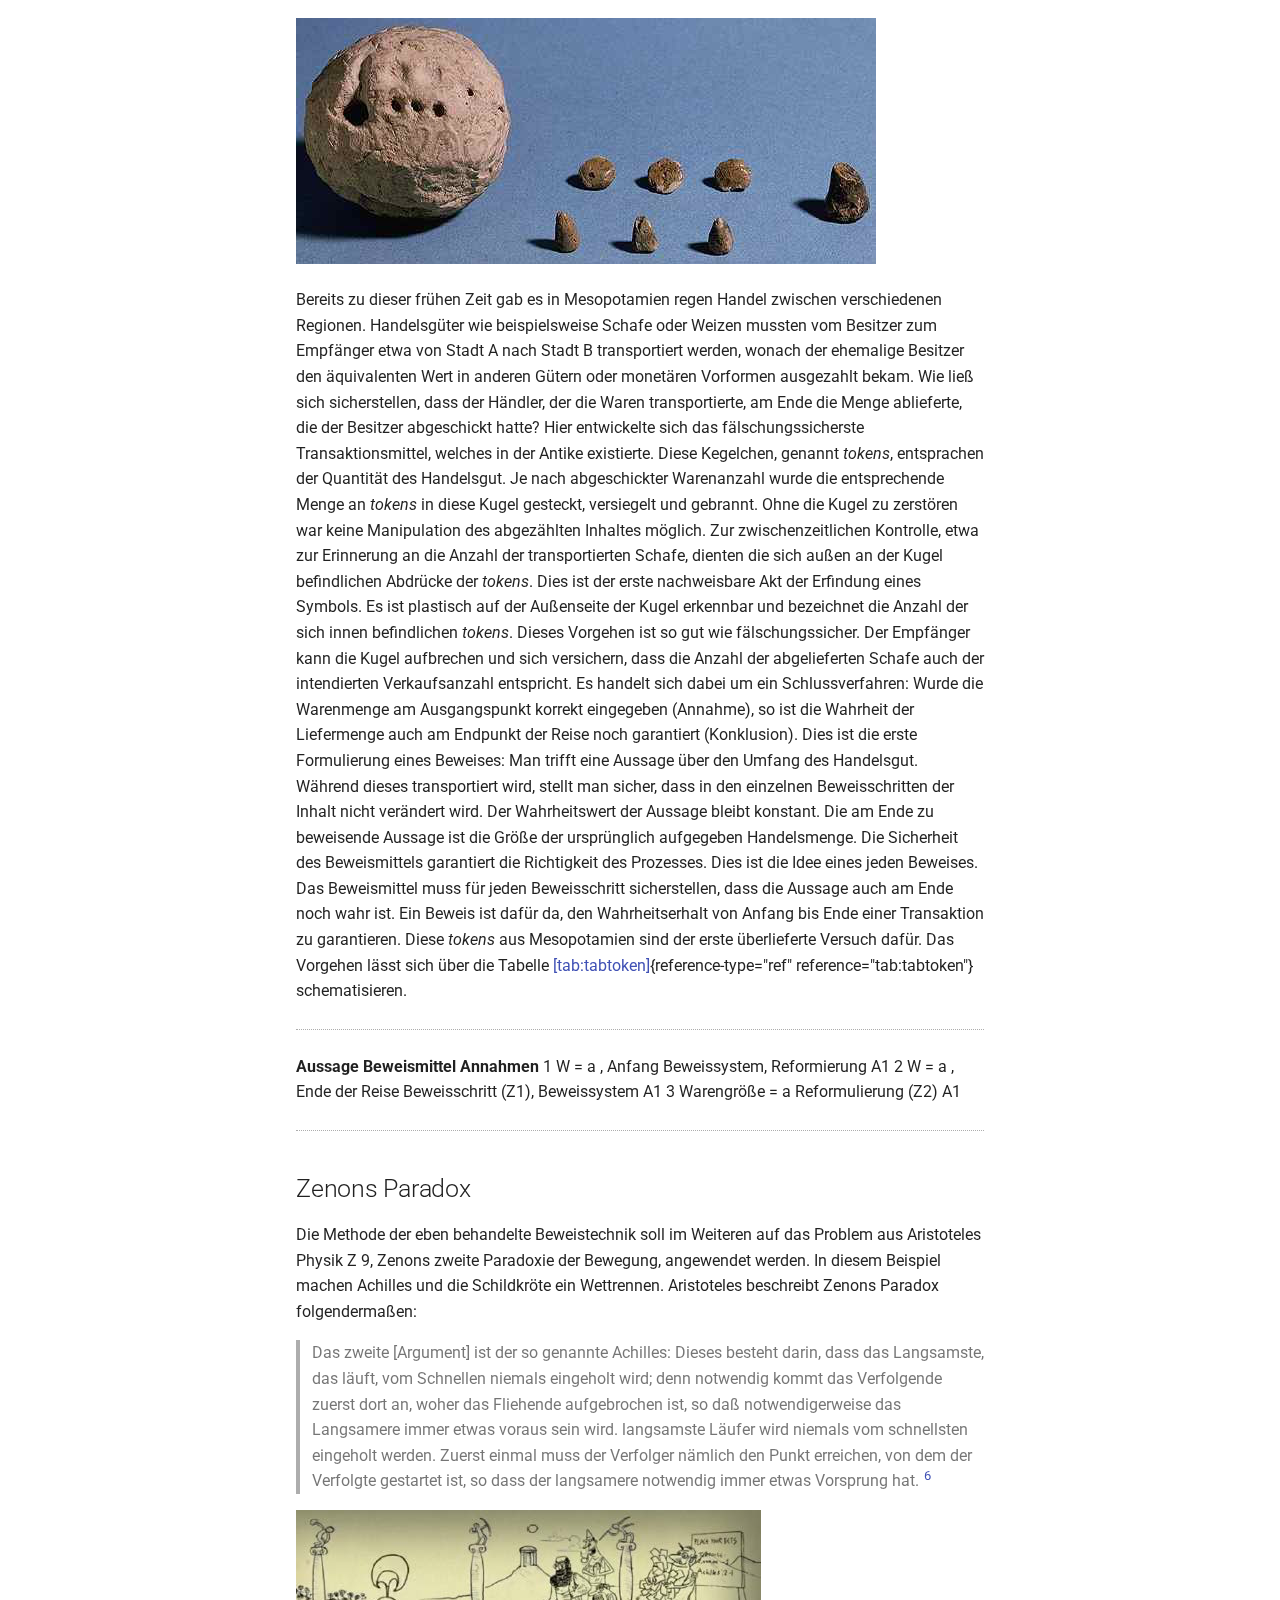
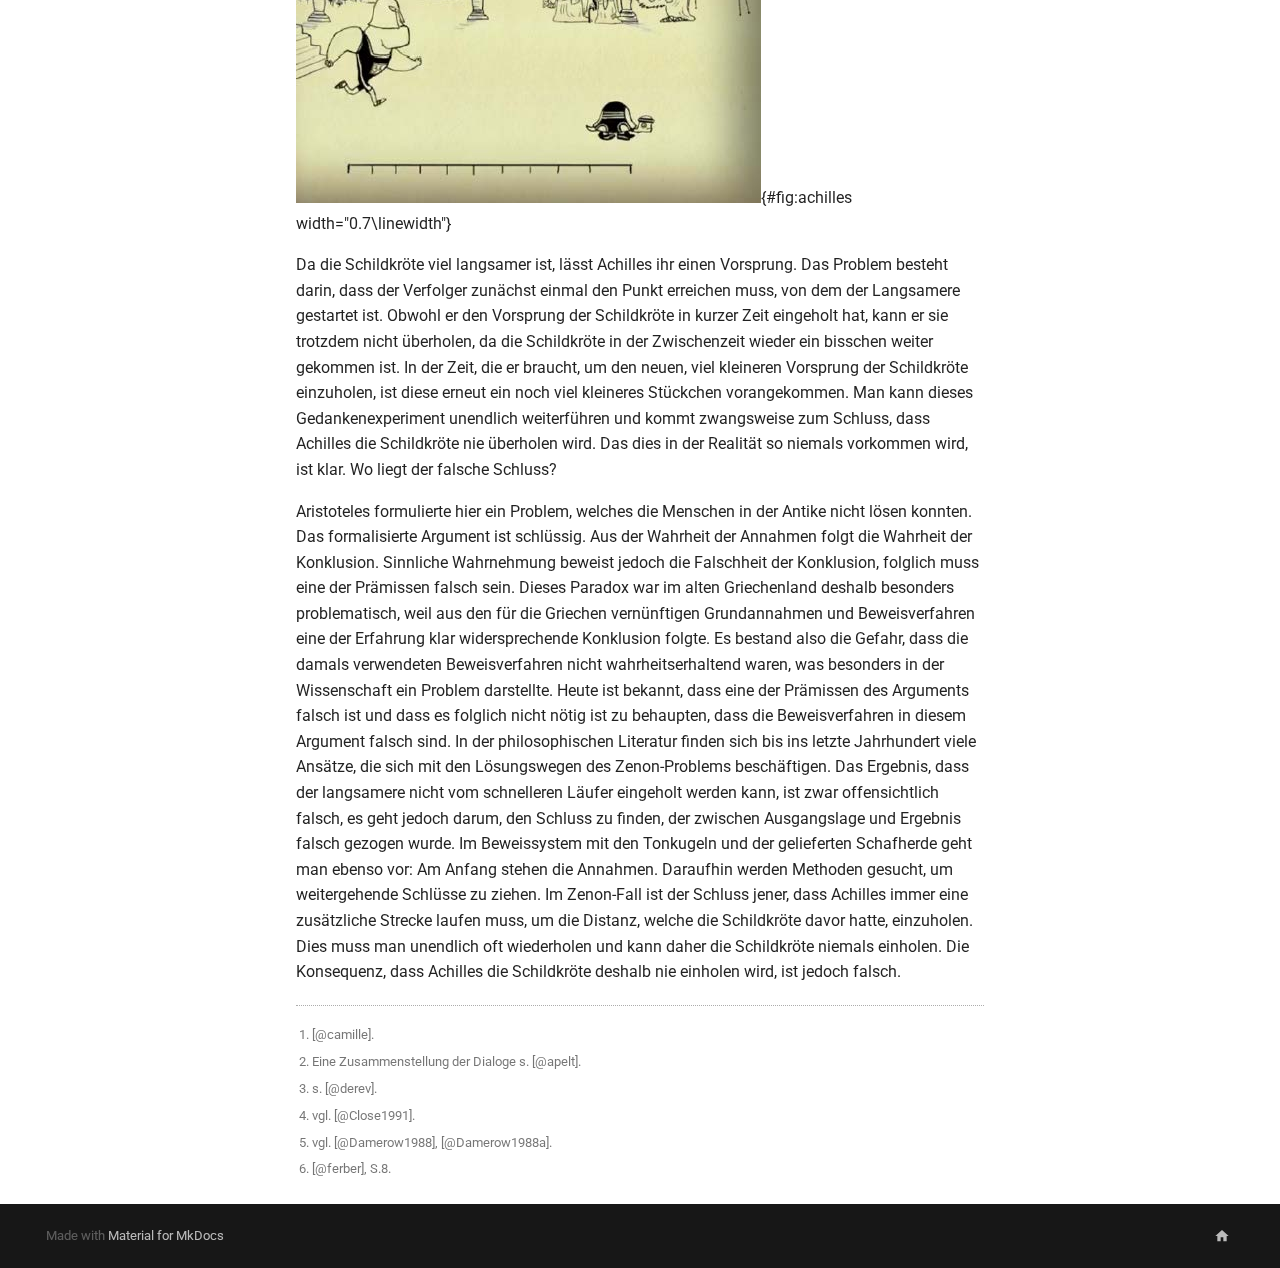
<file: Aspekte/kap1/index.html>
<!doctype html>
<html lang="en" class="no-js">
  <head>
    
      <meta charset="utf-8">
      <meta name="viewport" content="width=device-width,initial-scale=1">
      
      
      
      <link rel="shortcut icon" href="../../assets/images/favicon.png">
      <meta name="generator" content="mkdocs-1.1.2, mkdocs-material-6.1.2">
    
    
      
        <title>Kap1 - Wissen - Wissenschaft - Gerd Graßhoff - Publikationen</title>
      
    
    
      <link rel="stylesheet" href="../../assets/stylesheets/main.19190aaf.min.css">
      
        
        <link rel="stylesheet" href="../../assets/stylesheets/palette.24b84193.min.css">
        
      
    
    
    
      
        
        <link href="https://fonts.gstatic.com" rel="preconnect" crossorigin>
        <link rel="stylesheet" href="https://fonts.googleapis.com/css?family=Roboto:300,400,400i,700%7C&display=fallback">
        <style>body,input{font-family:"Roboto",-apple-system,BlinkMacSystemFont,Helvetica,Arial,sans-serif}code,kbd,pre{font-family:"",SFMono-Regular,Consolas,Menlo,monospace}</style>
      
    
    
    
    
      
    
    
  </head>
  
  
    
    
    
    
    
    <body dir="ltr" data-md-color-scheme="" data-md-color-primary="none" data-md-color-accent="none">
      
  
    <input class="md-toggle" data-md-toggle="drawer" type="checkbox" id="__drawer" autocomplete="off">
    <input class="md-toggle" data-md-toggle="search" type="checkbox" id="__search" autocomplete="off">
    <label class="md-overlay" for="__drawer"></label>
    <div data-md-component="skip">
      
        
        <a href="#wissen-wissenschaft" class="md-skip">
          Skip to content
        </a>
      
    </div>
    <div data-md-component="announce">
      
    </div>
    
      

<header class="md-header" data-md-component="header">
  <nav class="md-header-nav md-grid" aria-label="Header">
    <a href="../.." title="Gerd Graßhoff - Publikationen" class="md-header-nav__button md-logo" aria-label="Gerd Graßhoff - Publikationen">
      
  
  <svg xmlns="http://www.w3.org/2000/svg" viewBox="0 0 24 24"><path d="M12 8a3 3 0 003-3 3 3 0 00-3-3 3 3 0 00-3 3 3 3 0 003 3m0 3.54C9.64 9.35 6.5 8 3 8v11c3.5 0 6.64 1.35 9 3.54 2.36-2.19 5.5-3.54 9-3.54V8c-3.5 0-6.64 1.35-9 3.54z"/></svg>

    </a>
    <label class="md-header-nav__button md-icon" for="__drawer">
      <svg xmlns="http://www.w3.org/2000/svg" viewBox="0 0 24 24"><path d="M3 6h18v2H3V6m0 5h18v2H3v-2m0 5h18v2H3v-2z"/></svg>
    </label>
    <div class="md-header-nav__title" data-md-component="header-title">
      
        <div class="md-header-nav__ellipsis">
          <span class="md-header-nav__topic md-ellipsis">
            Gerd Graßhoff - Publikationen
          </span>
          <span class="md-header-nav__topic md-ellipsis">
            
              Kap1 - Wissen - Wissenschaft
            
          </span>
        </div>
      
    </div>
    
      <label class="md-header-nav__button md-icon" for="__search">
        <svg xmlns="http://www.w3.org/2000/svg" viewBox="0 0 24 24"><path d="M9.5 3A6.5 6.5 0 0116 9.5c0 1.61-.59 3.09-1.56 4.23l.27.27h.79l5 5-1.5 1.5-5-5v-.79l-.27-.27A6.516 6.516 0 019.5 16 6.5 6.5 0 013 9.5 6.5 6.5 0 019.5 3m0 2C7 5 5 7 5 9.5S7 14 9.5 14 14 12 14 9.5 12 5 9.5 5z"/></svg>
      </label>
      
<div class="md-search" data-md-component="search" role="dialog">
  <label class="md-search__overlay" for="__search"></label>
  <div class="md-search__inner" role="search">
    <form class="md-search__form" name="search">
      <input type="text" class="md-search__input" name="query" aria-label="Search" placeholder="Search" autocapitalize="off" autocorrect="off" autocomplete="off" spellcheck="false" data-md-component="search-query" data-md-state="active">
      <label class="md-search__icon md-icon" for="__search">
        <svg xmlns="http://www.w3.org/2000/svg" viewBox="0 0 24 24"><path d="M9.5 3A6.5 6.5 0 0116 9.5c0 1.61-.59 3.09-1.56 4.23l.27.27h.79l5 5-1.5 1.5-5-5v-.79l-.27-.27A6.516 6.516 0 019.5 16 6.5 6.5 0 013 9.5 6.5 6.5 0 019.5 3m0 2C7 5 5 7 5 9.5S7 14 9.5 14 14 12 14 9.5 12 5 9.5 5z"/></svg>
        <svg xmlns="http://www.w3.org/2000/svg" viewBox="0 0 24 24"><path d="M20 11v2H8l5.5 5.5-1.42 1.42L4.16 12l7.92-7.92L13.5 5.5 8 11h12z"/></svg>
      </label>
      <button type="reset" class="md-search__icon md-icon" aria-label="Clear" data-md-component="search-reset" tabindex="-1">
        <svg xmlns="http://www.w3.org/2000/svg" viewBox="0 0 24 24"><path d="M19 6.41L17.59 5 12 10.59 6.41 5 5 6.41 10.59 12 5 17.59 6.41 19 12 13.41 17.59 19 19 17.59 13.41 12 19 6.41z"/></svg>
      </button>
    </form>
    <div class="md-search__output">
      <div class="md-search__scrollwrap" data-md-scrollfix>
        <div class="md-search-result" data-md-component="search-result">
          <div class="md-search-result__meta">
            Initializing search
          </div>
          <ol class="md-search-result__list"></ol>
        </div>
      </div>
    </div>
  </div>
</div>
    
    
  </nav>
</header>
    
    <div class="md-container" data-md-component="container">
      
      
        
      
      <main class="md-main" data-md-component="main">
        <div class="md-main__inner md-grid">
          
            
              <div class="md-sidebar md-sidebar--primary" data-md-component="navigation">
                <div class="md-sidebar__scrollwrap">
                  <div class="md-sidebar__inner">
                    

<nav class="md-nav md-nav--primary" aria-label="Navigation" data-md-level="0">
  <label class="md-nav__title" for="__drawer">
    <a href="../.." title="Gerd Graßhoff - Publikationen" class="md-nav__button md-logo" aria-label="Gerd Graßhoff - Publikationen">
      
  
  <svg xmlns="http://www.w3.org/2000/svg" viewBox="0 0 24 24"><path d="M12 8a3 3 0 003-3 3 3 0 00-3-3 3 3 0 00-3 3 3 3 0 003 3m0 3.54C9.64 9.35 6.5 8 3 8v11c3.5 0 6.64 1.35 9 3.54 2.36-2.19 5.5-3.54 9-3.54V8c-3.5 0-6.64 1.35-9 3.54z"/></svg>

    </a>
    Gerd Graßhoff - Publikationen
  </label>
  
  <ul class="md-nav__list" data-md-scrollfix>
    
      
      
      

  


  <li class="md-nav__item md-nav__item--active md-nav__item--nested">
    
      <input class="md-nav__toggle md-toggle" data-md-toggle="nav-1" type="checkbox" id="nav-1" checked>
    
    <label class="md-nav__link" for="nav-1">
      Aspekte der Wissenschaftstheorie und Wissenschaftsgeschichte
      <span class="md-nav__icon md-icon"></span>
    </label>
    <nav class="md-nav" aria-label="Aspekte der Wissenschaftstheorie und Wissenschaftsgeschichte" data-md-level="1">
      <label class="md-nav__title" for="nav-1">
        <span class="md-nav__icon md-icon"></span>
        Aspekte der Wissenschaftstheorie und Wissenschaftsgeschichte
      </label>
      <ul class="md-nav__list" data-md-scrollfix>
        
        
          
          
          

  


  <li class="md-nav__item md-nav__item--active">
    
    <input class="md-nav__toggle md-toggle" data-md-toggle="toc" type="checkbox" id="__toc">
    
      
    
    
      <label class="md-nav__link md-nav__link--active" for="__toc">
        Kap1 - Wissen - Wissenschaft
        <span class="md-nav__icon md-icon"></span>
      </label>
    
    <a href="./" class="md-nav__link md-nav__link--active">
      Kap1 - Wissen - Wissenschaft
    </a>
    
      
<nav class="md-nav md-nav--secondary" aria-label="Table of contents">
  
  
    
  
  
    <label class="md-nav__title" for="__toc">
      <span class="md-nav__icon md-icon"></span>
      Table of contents
    </label>
    <ul class="md-nav__list" data-md-scrollfix>
      
        <li class="md-nav__item">
  <a href="#wissenschaftsbilder" class="md-nav__link">
    Wissenschaftsbilder
  </a>
  
</li>
      
        <li class="md-nav__item">
  <a href="#wissenschaftsgeschichte-und-wissenschaftstheorie" class="md-nav__link">
    Wissenschaftsgeschichte und Wissenschaftstheorie
  </a>
  
</li>
      
        <li class="md-nav__item">
  <a href="#wissensdefinitionen" class="md-nav__link">
    Wissensdefinitionen
  </a>
  
</li>
      
        <li class="md-nav__item">
  <a href="#praktisches-wissen-deklaratives-wissen" class="md-nav__link">
    Praktisches Wissen - deklaratives Wissen
  </a>
  
</li>
      
    </ul>
  
</nav>
    
  </li>

        
      </ul>
    </nav>
  </li>

    
  </ul>
</nav>
                  </div>
                </div>
              </div>
            
            
              <div class="md-sidebar md-sidebar--secondary" data-md-component="toc">
                <div class="md-sidebar__scrollwrap">
                  <div class="md-sidebar__inner">
                    
<nav class="md-nav md-nav--secondary" aria-label="Table of contents">
  
  
    
  
  
    <label class="md-nav__title" for="__toc">
      <span class="md-nav__icon md-icon"></span>
      Table of contents
    </label>
    <ul class="md-nav__list" data-md-scrollfix>
      
        <li class="md-nav__item">
  <a href="#wissenschaftsbilder" class="md-nav__link">
    Wissenschaftsbilder
  </a>
  
</li>
      
        <li class="md-nav__item">
  <a href="#wissenschaftsgeschichte-und-wissenschaftstheorie" class="md-nav__link">
    Wissenschaftsgeschichte und Wissenschaftstheorie
  </a>
  
</li>
      
        <li class="md-nav__item">
  <a href="#wissensdefinitionen" class="md-nav__link">
    Wissensdefinitionen
  </a>
  
</li>
      
        <li class="md-nav__item">
  <a href="#praktisches-wissen-deklaratives-wissen" class="md-nav__link">
    Praktisches Wissen - deklaratives Wissen
  </a>
  
</li>
      
    </ul>
  
</nav>
                  </div>
                </div>
              </div>
            
          
          <div class="md-content">
            <article class="md-content__inner md-typeset">
              
                
                
                <h1 id="wissen-wissenschaft">Wissen - Wissenschaft</h1>
<h2 id="wissenschaftsbilder">Wissenschaftsbilder</h2>
<p><img alt="Holzsc Flammarions Buch über Meteorologie aus dem Kapitel *La forme du
ciel*." id="flammarion" src="../graphics/1/1Flammarion.jpg" /></p>
<p>In seinem weit verbreiteten Buch <em>L´atmosphère. Météorologie populaire</em>
illustrierte Nicolas Camille Flammarion den enormen
Erkenntnisfortschritt, mit dem sich der neuzeitliche Mensch von seiner
mittelalterlichen Irrtümern befreite.<sup id="fnref:1"><a class="footnote-ref" href="#fn:1">1</a></sup> Nachfolgend wurde dieses Bild
gar als neuzeitliche Darstellung der intellektuellen Befreiung von den
dunklen Irrtümern des Mittelalters missgedeutet. In ihm entdeckt der auf
Knien kriechende Gelehrte eine Welt jenseits der flachen Erdscheibe. Der
Mensch, der sich darauf außerhalb einer dörflichen Umgebung an den Rand
seiner kleinen Welt wagt, macht eine Entdeckung, indem er seinen Kopf
durch eine durchlässige Halbsphäre hinausstreckt: Er erfährt, dass auch
jenseits der sichtbaren Sternensphäre eine Welt existiert. Der
forschende Mensch erkennt die Unendlichkeit des ihn umgebenden Raumes.
Er gewinnt diese Einsicht durch seine Augen, doch ist diese Begebenheit
metaphorisch beschrieben. Jenseits der Kristallkugel leiten nicht mehr
die Sinnesorgane das Erkenntnisvermögen an. Es sind die geistigen
Einsichten, die zur Erkenntnis führen. Die zu erkennende Welt ist ganz
und gar nicht leer - dort befinden sich, hier symbolisch dargestellt,
Wolkenschichten und Planeten, deren Bewegung durch etwas wie das in der
linken oberen Ecke dargestellten Räderwerk angetrieben wird. Dieses
Räderwerk selbst ist nicht sinnlich wahrnehmbar. Nur der Verstand vermag
es, ihren ineinandergreifenden Mechanismus zu verstehen.</p>
<p>Dieses Bild beschreibt den nach Erkenntnis suchenden Menschen, der zum
Abschluss des Mittelalters in der Lage ist, aus seiner begrenzten Welt
der direkten sinnlichen Wahrnehmung auszubrechen und die dahinter
liegenden Gesetzmäßigkeiten der Natur zu ergründen. Diese
Gesetzmäßigkeiten, welche für die Bewegung der Welt verantwortlich sind,
werden im Holzschnitt Flammarions durch die Räderwerke symbolisiert.</p>
<div class="admonition übung">
<p class="admonition-title">Übung</p>
<p>Beschreiben Sie in wenigen charakteristischen Sätzen vier gelegentlich vorgebrachte Unterscheidungsmerkmale, mit denen sich Wissenschaft von allgemeinen Ansichten/Meinungen/Vorstellungen unterscheidet. Es ist ausreichend, Unterscheidungsmerkmale zu geben, ohne eine vollständige Definition von Wissenschaft zu versuchen.</p>
</div>
<p>Faktisch beschreibt kein neuzeitliches Buch den Fortschritt der
Zeitgenossen eines Kopernikus, Kepler oder Newton auf diese Weise.
Flammarions populärwissenschaftliche Veröffentlichung über Meteorologie
von 1888 wendet sich an ein gebildetes Lesepublikum. In Zeiten großer
industrieller Umbrüche ist der Glaube an die fundamentalen Fortschritte
der Wissenschaft selbstverständlich. Die neuen Wissenschaften des 19.
Jahrhunderts und industriell nutzbare technologische Umbrüche sind
gleichbedeutend mit der Emanzipation des Menschen von einer
eingegrenzten, provinziellen dörflichen Lebenswelt.</p>
<p>Solche Illustrationen verraten mehr als den Zeitgeist, in dem sie
entstanden sind. Sie drücken das Selbstverständnis des Menschen über
sein Erkenntnisvermögen und dessen Grenzen aus. Es ist ein Bild, welches
diesen Prozess der Entwicklung vom Unwissen zum Wissen als einen
typischen Prozess der Erkenntnis beschreibt. Die Vorstellung, dass der
Mensch ursprünglich irrtümlicherweise etwas Falsches für wahr hielt,
entsprach dem damals verbreiteten Bild eines historischen Prozesses der
Wissenschaftsentwicklung. Solche Wissenschaftsbilder sind sehr einfache
Schemata der Wandlungen der Ansichten epistemischer Akteure zu den
Sachverhalten der Welt. Wissenschaftsentwicklung wird als zeitliche
Entwicklung der Ansichten oder Meinungen eines Akteurs oder einer Gruppe
von Akteuren verstanden. Es wird sehr schematisch angegeben, was vorher
als Meinung vertreten wurde und was nach dem Veränderungsschritt an
dessen Stelle trat. Es wandelt sich etwas von einem ursprünglichen in
einen neuen Zustand, und diese Wandlung wird in den allermeisten Fällen
auf die Wandlung von Personen bezogen. Alle diese unterschiedlichen
Bilder variieren die Konkretisierung eines solchen Schemas.</p>
<h2 id="wissenschaftsgeschichte-und-wissenschaftstheorie">Wissenschaftsgeschichte und Wissenschaftstheorie</h2>
<p>Anfang des 19. Jahrhunderts, zur Entstehungszeit des Holzschnitts, war
der Glaube populär, dass sowohl im Mittelalter als auch in der Antike
die Menschen der Annahme waren, dass die Erde eine Scheibe sei.
Tatsächlich glaubten weder griechische Philosophen, ein Ptolemaios oder
die christliche Kirche an eine Scheibengestalt der Erde.</p>
<p>Wenn man sich allerdings mit der Wissenschaftsgeschichte beschäftigt,
wird man schnell feststellen, dass weder die Gelehrten der Antike, noch
die des Mittelalters die Erde für eine Scheibe hielten. Schon in den
Schriften von Aristoteles findet sich die Überzeugung, dass die Erde
eine Kugel ist. Dieses Wissen ging auch im Mittelalter nicht verloren.</p>
<p>Dies ist nur ein Beispiel von vielen, wie verbreitete Vorstellungen der
heutigen wie auch der damaligen Menschen darüber, wie Geschichte
eigentlich stattgefunden hat, voller Legenden, Mythen und oftmals
Irrtümer sind. Diese folgen immer demselben Schema, welches den Übergang
von einer fast grotesk anmutenden Unwissenheit zu einer nachfolgenden,
absolut erhellenden Erkenntnis beinhaltet. So etwas kam in der
Geschichte nie vor.</p>
<p>Die Historiker diskutieren darüber, wann und mit welchen Gründen die
Menschen erkannten, dass die Erde eine Kugel ist. Die üblichen Probleme
betreffen die Erklärungsnot, wie man ohne herunterzufallen überall auf
der Kugeloberfläche stehen kann.</p>
<p>Das Modell der Entwicklung der Wissenschaft ist ein Modell der
Entwicklung vom <em>mythos</em> zum <em>logos</em>, von der Unkenntnis zur Erkenntnis,
von der Barbarei zur Zivilisation - ein Modell voller Fiktionen, welches
nichts mit der Realhistorie zu tun hat.</p>
<p>Diese Einführung soll mit einigen dieser Fiktionen aufräumen. Sie gibt
sowohl Einblicke in die Wissenschaftsgeschichte als auch in die
Wissenschaftstheorie. Beide sind aus mehreren Gründen unverzichtbar
füreinander: Wissenschaftsgeschichte ist eine deskriptive Wissenschaft.
Sie versucht die historische Entwicklung der Wissenschaften möglichst
genau zu beschreiben. Es geht ihr jedoch nicht nur um das Aufzählen von
historischen Fakten, sondern auch um die Suche nach Erklärungen, wie und
warum die Akteure in der Wissenschaft auf eine bestimmte Art und Weise
vorgegangen sind. Um dieses Ziel zu erreichen, müssen historische
Quellen, die den Ursprung der Interpretationen der historischen
Ereignisse enthalten, erschlossen und aufbereitet werden. Doch diese
stecken teilweise selbst schon voller Fiktionen. Eine kompetent
durchgeführte Wissenschaftsgeschichte versucht daher, die
Legendenbildungen zu vermeiden und das historische Wissen korrekt zu
beschreiben. Die Wissenschaftstheorie hingegen ist eine normative
Wissenschaft. Sie versucht Verhaltensregeln aufzustellen, mit denen die
Wissenschaft ihr Ziel möglichst zuverlässig erreichen kann. Ihr Ziel ist
die Reflexion über ein Element im Prozess der Bildung von Erkenntnissen,
der mit ihrem Gewinn, ihrer Rechtfertigung sowie dem Vermeiden von
Irrtümern zu tun hat.</p>
<p>Die Antwort auf die Frage nach den Untersuchungsgegenständen beider
Wissenschaften, nach der Definition von Wissenschaft selbst und ihrer
Ziele ist sehr komplex. Es gibt für sie keine hinreichende und
notwendige Bedingung. Von Wissenschaften wird oft in dem Sinne
gesprochen, dass diese organisierte Unternehmen darstellen, die sich dem
Ziel verschreiben, Wissen zu gewinnen. Diese hat es wohl seit Beginn der
Menschheitsgeschichte gegeben. Die Frage jedoch, ob ein bestimmtes
organisiertes Fachgebiet als Wissenschaft bezeichnet werden kann oder
etwas anderes darstellt und durch welche Kriterien man zu einer Antwort
kommen kann, ist ein umstrittenes Thema, sowohl innerhalb der
Wissenschaft als auch innerhalb der Wissenschaftstheorie. Dies ist die
Suche nach dem sogenannten Abgrenzungskriterium (engl. <em>demarcation
problem</em>).</p>
<h2 id="wissensdefinitionen">Wissensdefinitionen</h2>
<p>Um dem zentralen Ziel des Wissenserwerbs, der Vermeidung von Irrtümern,
gerecht zu werden, sollen zunächst zwei bekannte Definitionen von Wissen
präsentiert werden. Zum einen gibt es die sogenannte platonische
Wissensdefinition, die Platon insbesondere in den Dialogen <em>Theaetet</em>
und <em>Sophistes</em> argumentativ begründet.<sup id="fnref:2"><a class="footnote-ref" href="#fn:2">2</a></sup> In der analytischen
Philosophie wird seine Definition auf eine kompakte Formulierung
reduziert: Sie definiert Wissen als wahre, gerechtfertigte Überzeugung
oder Meinung. Es werden drei Bedingungen aufgestellt, die nach der Logik
<em>genau dann, wenn</em> gelten und hinreichend erfüllt sein müssen, wenn
etwas nach platonischer Definition als Wissen gelten soll. Für die
schematische Vereinfachung soll NN im weiteren Verlauf für den Namen
einer beliebigen Person stehen, die weiß, dass eine Aussage, welche
durch P ausgedrückt wird, wahr ist. Die erste Bedingung des Wissens ist,
dass es begrifflich kein Wissen gibt, das falsch ist. Dies ist
ausgeschlossen. Die zweite Bedingung legt fest, dass NN daran glauben
muss, dass P der Fall ist. NN kann P nicht einfach wissen, weil es wahr
ist, sondern die Person muss von dessen Wahrheit überzeugt sein. Das
heißt jedoch nicht, dass man zu jeder Zeit an P denken muss. Man kann
das Wissen auch passiv besitzen. Die dritte Bedingung lautet, dass NN
dazu in der Lage ist, Gründe anzuführen, warum sie dieses P glaubt.
Falls P von NN geglaubt wird und NN dafür gute Gründe angeben kann, muss
P allerdings nicht zwangsläufig wahr sein. Falls P falsch ist, hat sich
die Person unabhängig von ihren Überzeugungen geirrt und verfügt
hinsichtlich von P nicht über Wissen. Etwas zu wissen bedeutet somit
nicht, über unumstößliche Gründe für die Wahrheit von P zu verfügen. In
diesem Sinne ist auch wissenschaftliche Erkenntnis fallibel. Wenn jedoch
alle drei Bedingungen erfüllt werden, kann man im platonischen Sinne von
Wissen sprechen. Diese Wissensdefinition ist in der Philosophie auch
unter dem Namen <em>deskriptive Wissensdefinition</em> bekannt, weil es hier um
die Proposition P geht.</p>
<p>Das Verständnis von Wissen bezieht sich stets auf eine besondere
Leistung oder den Zustand von Personen. Wissen kann nicht in Dingen
sein. Manche Forscher vertreten die Ansicht, dass sich Wissen
beispielsweise auch in einem konstruierten Auto befindet kann. Dieses
ließe sich von einem Ort A an einen Ort B bringen. Damit würde auch das
Wissen um dessen Konstruktion transportiert. Dieser Ansatz ist
begrifflich konfus. Autos können kein Wissen besitzen, sondern nur die
Personen, die sich damit befassen.</p>
<h2 id="praktisches-wissen-deklaratives-wissen">Praktisches Wissen - deklaratives Wissen</h2>
<p>In einer Vielzahl von Sprachen wird Wissen als Begriff benutzt, um
besondere Leistungen von Personen oder Personengruppen auszuzeichnen. Es
bezieht sich auf etwas, von dem man zustimmend sagen möchte, dass es der
Fall ist. Das bedeutet jedoch nicht, dass in allen Sprachen zu jeder
Zeit eine Begrifflichkeit existieren muss, die dieser Definition von
Wissen entspricht. Ausgerechnet das Englische macht im Vergleich zu
einigen anderen europäischen Sprachen keinen Unterschied zwischen
verschiedenen Wissensvarianten. Dort existiert nur das Verb <em>to know</em>
für <em>wissen</em>. Man muss dafür auf den Kontext des Verbes achten. Ob nun
über <em>to know how</em> oder <em>to know that</em> gesprochen wird, ist begrifflich
klar zu unterscheiden. In der deutschen oder französischen Sprache
hingegen wird klar zwischen <em>wissen</em> und <em>kennen</em>, bzw. <em>savoir</em> und
<em>connaître</em> getrennt. Der zweite Ausdruck betrifft das praktische Wissen
und beschreibt das Vermögen, etwas zu können. Dieses Vermögen ist
beispielsweise eine erfolgreiche Durchführung von etwas, bei dem etwas
entsteht, dessen Entstehung beabsichtigt wurde. Dieses Können beinhaltet
keine Proposition in seine Formulierung. Daher ist praktisches Wissen
konzeptionell etwas anderes als das deskriptive Wissen der platonischen
Definition. Die beiden Varianten des Wissens hängen jedoch sehr eng
miteinander zusammen. Das Know-How, also das praktische Wissen, hat am
Ende des erfolgreichen Tuns beispielsweise einen Gegenstand als
Ergebnis, von dem sich behaupten lässt, dass er die Bedingungen erfüllt,
weshalb man dieses Know-How anwenden möchte. NN weiß, wie ein Objekt O
herzustellen ist, wenn NN begründbar in der Lage ist, etwas zu tun,
damit O entsteht. Am Anfang der Entwicklung des Wissens der
Zivilisationen stand wohl das praktische Wissen. Es beinhaltete das
Know-How, wie Speere und Messer herzustellen waren. Beim Versuch der
Rekonstruktion dieses Know-Hows stellten die Forscher fest, dass diesem
ein Jahrtausende langer Prozess zu Grunde liegen musste, bis die frühen
Menschen in der Lage waren, einen Faustkeil so herzustellen, dass man
mit ihm schneiden konnte. Schon die Entwicklung eines scheinbar simplen
Werkzeugs erfordert einen Entwicklungsprozess von mehreren tausend
Jahren. Nach der Entstehung dieses praktischen Wissens folgt das
deklarative Wissen, welches quasi die Qualitätsrechtfertigung des durch
Know-How hergestellten Produkts ausmacht. Das P des platonischen Wissens
ist im praktischen Wissen die Qualität Q des gewünschten Objekts O. Im
Verlauf der Erläuterungen wird noch an vielen weiteren Stellen auf die
Wechselwirkung zwischen praktischem und deklarativem Wissen verwiesen.
Beide Wissensformen sind nötig, um Wissen zu gewinnen und beide
Wissensformen sind unabdingbar für jede Form von Wissen.</p>
<h1 id="die-zielsetzung-von-wissenschaft">Die Zielsetzung von Wissenschaft</h1>
<p>Das Ziel sowohl von deklarativem als auch von praktischem Wissen ist der
Gewinn von Wissen und das Vermeiden von Irrtümern. Dies ist das
epistemische Ziel jeder Aktivität, die als Wissenschaft charakterisiert
werden kann. Die Wissenschaftsphilosophie oder -theorie beschäftigt sich
mit der Frage, mit welcher Methode man Wissen in dem oben definierten
Sinne erreichen oder rechtfertigen kann und dabei Irrtümer vermeidet.
Die Reflexion von Methoden ist eine der Kernfragen der
Wissenschaftstheorie und gleichzeitig eines der Kernprobleme jeder
Wissenschaft. In den folgenden Kapiteln soll der methodische Apparat zur
Maximierung der epistemischen Ziele der Wissenschaft im Mittelpunkt
stehen. Es soll ein Spektrum an Methoden präsentiert werden, welche die
Wissenschaft etablierte, um diesem Ziel gerecht zu werden. Dies ist
zunächst ein philosophisches Thema. Die Wissenschaftsgeschichte kann
dazu beitragen, indem sie allzu leichte Lösungsvorschläge der
Philosophie durch den faktisch praktizierenden, erkenntnissuchenden
Wissenschaftler erkennt und korrigiert. Karl Raimund Popper und andere
haben für diese Korrektur einen einfach klingenden Vorschlag: die Kritik
von Hypothesen durch ihre Widerlegung. Dieser weit verbreitete Ansatz
schadet den Wissenschaften bis heute. Sind wissenschaftliche Hypothesen
überhaupt so angelegt, leicht falsifiziert werden zu können? In den
folgenden Kapiteln soll dies als eines der grundlegenden Irrtümer der
Wissenschaftsphilosophie herausgestellt werden. Es gibt eine Vielzahl
von Fällen in der Wissenschaftsgeschichte zur Illustration dieser
Problemsituation. Die Ziele der Wissenschaftsgeschichte sind, wie
eingangs bereits erwähnt, die Aufbereitung der Quellen und die Erklärung
der historischen Abläufe. Da sich die historischen Abläufe zentral auf
die Herausbildung von Wissen beziehen, geht es u.a. um die eben
skizzierten philosophischen Themen: Wie wird Wissen aufgebaut? Wie wird
Wissen erhalten? Der Prozess des Wissenserwerbs ist aus der Konsequenz
der platonischen Definition heraus notwendigerweise an die urteilenden
und rechtfertigenden Personen gebunden. Die Wissenschaftstheorie und die
Wissenschaftsgeschichte versuchen im Verbund eine Erklärung des Findens
von Wissen zu etablieren. Die Wissenschaftstheorie identifiziert hierbei
die Methoden, die zur Erreichung der epistemischen Ziele von
Wissenschaft führen. Die Wissenschaftsgeschichte soll hernach erklären
können, warum der Verlauf des Erkenntnisgewinns in der Wissenschaft so
abgelaufen ist. Die Wissenschaftsphilosophie wird mit dem Begriff
<em>normativ</em> bezeichnet, da man sich faktisch nicht an die philosophischen
Vorschläge des Vorgehens halten muss, sondern diese auch ignorieren
kann. Die Philosophie hat an dieser Stelle eine fast provokative
Funktion: Man stellt beim normativen Argumentieren Standards des
vernünftigen Handelns auf, ohne diesen verpflichtet zu sein. Die
Wissenschaftsgeschichte wiederum ist <em>deskriptiv</em>. Sie beschreibt die
Prozesse des faktischen Erkenntnisverlaufs. Wissenschaftsgeschichte ohne
Wissenschaftstheorie gerät in die Gefahr, zur reinen Sammlung von Fakten
zu werden, an deren Ende nicht das wirkliche Verständnis dessen steht,
warum ein wissenschaftlicher Akteur auf eine bestimmte Art und Weise
gehandelt hat. Dazu ist ein Verständnis der Methoden der Wissenschaft
und ihre philosophische Bewertung nötig.</p>
<h1 id="defizite-der-platonischen-wissensdefinition">Defizite der platonischen Wissensdefinition</h1>
<p>In der platonischen Wissensdefinition lassen sich Lücken erkennen,
welche die Definition bei aller Reflektiertheit nicht schließen kann. Im
Folgenden sollen drei solcher Defizite hervorgehoben werden: Das erste
Defizit betrifft die Definition des folgenden Konstruktes: Eine Person
weiß etwas. Darin ist der Weg, wie NN zu diesem Wissen gelangte, nicht
enthalten. Die heuristische Verfahrensweise des Wegs der Annahme, dass P
wahr ist, wird nicht beschrieben. Der Weg ist faktisch jedoch nicht
unerheblich für den Erkenntnisgewinn. Das, was praktisches Wissen
ausmacht, füllt faktisch die Lücke. Es bezieht sich häufig auf etwas
Erzeugtes, von dem am Ende deskriptives Wissen behauptet wird. Der
zweite in der Definition nicht explizit auftretende Aspekt betrifft die
sprachlichen Artikulation der Überzeugung. Das Mittel der Darstellung
des Wissens taucht nicht auf. Die Wissenschaftsgeschichte hat uns
allerdings gelehrt, dass dies extrem wichtig und geradezu unerlässlich
in der Herausbildung der wissenschaftlichen Erkenntnis ist. Die
Hauptarbeit besteht in vielen Phasen darin, die richtige sprachliche
Ausdrucksmöglichkeit zu finden, um von einem P reden zu können, von dem
ein Wissensanspruch behauptet wird. Auch der dritte Aspekt ist
essenziell für das Verständnis der Prozesse des Wissenserwerbs oder
-gewinns. Bereits in frühester Zeiten war es einer einzelnen Person
praktisch unmöglich, Wissen zu erwerben, ohne auf den Erkenntnissen
anderer aufzubauen. Wissen ist ein zwanghaft kollektiver Prozess. Das
isolierte Wissen einer Einzelperson NN, ein P rechtfertigen zu können,
ist praktisch nie gegeben. Ein Extrembeispiel stellt der Nachweis des
Higgs-Teilchens im CERN dar: Dort kooperieren Forschergruppen von 6.000
bis 8.000 Wissenschaftlern pro Detektorabteilung. In einer solchen
Forschungssituation findet sich nicht die eine Person NN, die einen
Wissensanspruch rechtfertigen kann. Auch in der Geschichte der Medizin
wird sich kaum ein Arzt finden, der unabhängig von seinen Vorgängern und
der Tradition in der Lage war, zu rechtfertigen, warum eine Behandlung
erfolgreich durchgeführt werden konnte. Das Erkenntnissubjekt ist
folglich immer ein aktives Kollektiv. Dies hat Konsequenzen in der
Ausprägung von Wissenschaft und der Gestaltung der Erkenntnisprozesse.
Die agierenden Gruppen und Kollektive müssen organisiert werden, um
Erkenntnisse zu gewinnen. Dazu gehören Mittel wie Archive und
Publikationsorgane wie Zeitschriften oder Bücher, die das Wissen für
nachfolgende Generationen konservieren.</p>
<h1 id="die-abhangigkeit-von-sprachlichen-formulierungen">Die Abhängigkeit von sprachlichen Formulierungen</h1>
<p>Die Wichtigkeit der sprachlichen Formulierung der eigenen Beobachtungen
als Teil des Wissensprozesses lässt sich an einem Beispiel aus der
Wissenschaftsgeschichte illustrieren. Im Mittelpunkt steht ein
Ausschnitt aus dem Manuskript <em>De Revolutionibus</em> von Nikolaus
Kopernikus.<sup id="fnref:3"><a class="footnote-ref" href="#fn:3">3</a></sup> Es geht um die Seite in Abb.
<a href="#derevo" reference="derevo" reference-type="ref">[derevo]</a>, welche
vermutlich im Jahr 1536 niedergeschrieben wurde. Sie stellt die
Anordnung der Planeten in ihrer Bewegung um die Sonne dar. Diese
Darstellung wird häufig als Begründung dafür aufgeführt, warum
Kopernikus die Ansicht vertrat, dass die Planeten die Sonne umkreisen
und nicht mehr dem geozentristischen Weltbild folgte. Ob die Erde oder
die Sonne im Zentrum des Kosmos steht, stellt scheinbar zwei klare
Alternativen dar. Nach dem Standardklischee wird die geozentristische
Ansicht stets den altertümlichen Wissenschaftlern zugeschrieben. Erst an
dieser Stelle der Geschichte, mittels dieses Manuskripts, scheint
Kopernikus in der Lage, es anders darzulegen. Die Sonne befindet sich in
der Darstellung im Zentrum. Die Erde und die Planeten Merkur, Venus,
Mars, Jupiter und Saturn bewegen sich um sie herum. Es stellt sich die
Frage, warum dies das bessere und gerechtfertigte Wissen ist. Das
Argument dafür ist häufig die Einfachheit der Erkenntnis, dass dies der
richtige Aufbau der Welt sei. Alles sei auf wenigen, schlüssigen Kreisen
darstellbar, ganz im Gegensatz zu den älteren Darstellungen, die pro
Planet komplizierte Schleifenkonstruktionen brauchten, um dessen
Bewegungen richtig abzubilden. Diese neue Einfachheit scheint ein
Kriterium, um am Ende über die Wahrheit zu entscheiden.</p>
<p><img alt="image" src="../graphics/1/2De_Revolutionibus.jpg" width="\textwidth" /></p>
<div class="admonition übung">
<p class="admonition-title">Übung</p>
<p>Vielfach wird Kopernikus' Zeichnung des Aufbaus unseres Planetensystems so verstanden, dass die Kreise die Bewegungsbahnen der Planeten auf ihrem Umlauf um die Sonne als Zentralgestirn darstellt. Welche Gründe können Sie anführen, die diese Deutung widerlegrn?</p>
</div>
<p><img alt="image" src="../graphics/2/fak.png" width="0.7\linewidth" /></p>
<p>Beim Abzählen der Kreise in der Illustration taucht jedoch eine erste
Unstimmigkeit auf: Anstatt der erwarteten sieben Kreise, sechs für die
Planeten und einen für die Sterne, die sich wie die Planeten um die
Sonne bewegen, findet man in Kopernikus Abbildung acht Kreise. Man wird
schnell dazu verleitet, den ersten Kreis als Bahn des Merkur zu deuten,
so dass beim Abzählen nach außen hin der äußerste Kreis planetenlos
bleibt. Kopernikus bezweckte mit dieser Darstellung jedoch gar nicht die
Veranschaulichung der Bewegung der Planeten um die Sonne. Die Kreise
stellen nicht die Bahnen dar, sondern die Sphären zwischen den Bahnen.
Die Einfachheit als ausschlaggebendes Argument für die Richtigkeit von
Kopernikus heliozentristischer Hypothese lässt sich daher nicht mehr
halten. Der Bewegungsmechanismus der Planten befindet sich <em>innerhalb</em>
dieser Grenzzonen und wird nicht abgebildet. Die Kreise stellen nicht
die Bewegung der Planeten um die Sonne dar. Dieser Fehler in der Deutung
der kopernikanischen Kreise ist erstaunlicherweise auch in einigen
wissenschaftlichen Editionen zu finden. Kopernikus selbst starb einige
Tage vor der Drucklegung seines Manuskripts, die er bei seinem Freund
Georg Joachim Rheticus in Auftrag gab. Auch Rheticus zeichnete eine
falsche Interpretation dieser Kreise. Daher wird in den meisten
frühen Drucken nicht das eigentlich von Kopernikus Bezweckte
dargestellt. Dies ist nicht das einzige Beispiel, das als Warnung vor
vorschnellen Deutungen scheinbar einfacher Darstellungen dienen kann.
Die richtige Interpretation und die Frage nach der wirklichen Aussage
ist eine der Herausforderungen, welche die Wissenschaftsgeschichte mit
sich bringt. In der platonischen Wissensdefinition kommt das sprachliche
Mittel, das die Aussage P zum Ausdruck bringt, nicht vor. Das
kopernikanische Beispiel sollte nun gezeigt haben, dass man gar nicht
umhin kann, auch Illustrationen zu den sprachlichen Mitteln zu zählen.
Auch mit ihnen können Aussagen getroffen werden. Wenn nicht mit Sorgfalt
gearbeitet wird, sind grobe Fehlinterpretationen bei jeder Art von
Ausdrucksmittel vorprogrammiert. Die historisch korrekte Interpretation
von alten Schriften und Bildern verlangt neben fundierten Kenntnissen
des historischen Kontextes, wie beispielsweise des durch Rheticus
ausgelösten Missverständnisses, auch eine kritische Hinterfragung der
eigenen Interpretation. Diese sollte sorgfältig mit der eigentlichen
Intention der Aussage abgeglichen werden. Je größer die zeitliche
Distanz, desto schwieriger ist die korrekte Interpretation.</p>
<p><img alt="image" src="../graphics/1/3fleischmann-pons.jpg" width="600" /></p>
<h2 id="wissenschaftsphilosophie-und-praxis">Wissenschaftsphilosophie und Praxis</h2>
<p>Dass auch die normative Aufgabe der Wissenschaftstheorie eine wichtige
Rolle spielt und nicht einfach das Gedankenspiel einiger weltfremder
Philosophen darstellt, zeigt der Fall der <em>Kalten Fusion</em>.<sup id="fnref:4"><a class="footnote-ref" href="#fn:4">4</a></sup> 1989
publizierten Manfred Fleischmann und Stanley Pons (s. Abb.
<a href="#pons" reference="pons" reference-type="ref">[pons]</a>), dass es ihnen
gelungen sei, mit einer simplen Apparatur eine Kernfusion bei
Zimmertemperatur zu erreichen. Sie hätten dafür mit Palladiumelektroden
Strom in ein Becken mit schwerem Wasser geleitet. Dies war der Anstoß
einer riesigen öffentlichen Debatte. Der scheinbare Erfolg schaffte es
nicht nur auf die Titelseite des <em>Wallstreet Journal</em>, sondern war auch
Auslöser für die Veröffentlichung von mehr als 2.000 wissenschaftlichen
Artikeln in einem Zeitraum von 16 Monaten nach der Erstpublikation und
erleichterte die Forschungswelt im selben Zeitraum um 500.000.000
Dollar. Fleischmann und Pons hatten allerdings einen fatalen
methodischen Fehler begangen, welcher in einem späteren Kapitel zur
Methodik des Experiments näher erläutert wird. Dieser führte dazu, dass
der Rechtfertigungsteil der Argumentation nicht haltbar war. Ist ein
methodischer Fehler einmal begangen, so kann man ihn schwer rückgängig
machen. In der Wissenschaftsphilosophie wurde festgestellt, dass sich
falsche kausale Hypothesen, auch die der kalten Kernreaktion, niemals
falsifizieren lassen. Dies ist einer der Gründe, warum an der kalten
Fusion in der Wissenschaftswelt mit so viel Eifer geforscht wurde und in
manchen Teilen der Welt noch heute geforscht wird. Die Widerlegung der
Hypothese ist sehr schwer. Dies ist ein Beispiel dafür, warum die
Wissenschaftsphilosophie allen Vorwürfen der Abgehobenheit zu Trotz, für
die Praxis extrem relevant ist. Sie bringt Erträge und Einsichten in die
Methodik des Gewinnens, Rechtfertigens und Kritisierens von Wissen.</p>
<h1 id="beweise">Beweise</h1>
<p>Jede heutige Wissenschaft steht vor dem Problem, dass sie neben Wissen,
welches durch direkte Sinneswahrnehmung erreichbar ist, auch Wissen zu
Sachverhalten behauptet, welches nicht durch die direkte Wahrnehmung zu
belegen ist. Dies wird in Folge <em>indirekter Beweis</em> genannt. Solche
Schlussverfahren oder Ableitungsschemata bilden den Kern der
Wissenschaften, da Wissen fast ausschließlich über indirekte Beweise
gewonnen wird. Eine Aussage über die Existenz eines unbeobachtbaren
Faktors kann dann begründet werden, wenn ein gültiges Schlussverfahren
angegeben werden kann. Die Angabe der rechtfertigenden Gründe für Wissen
ist oft gleichbedeutend mit der Angabe des Schlusses auf die Wahrheit
einer Aussage. Welche Beweisverfahren lassen sich in der Wissenschaft
etablieren, um durch Beobachtung einen Schluss auf die Wahrheit von
etwas, zu dem man Wissen ausdrückt, zu erreichen? Wenn A nicht durch
direkte Beobachtung zugänglich ist, kann man den Schluss nur durch die
Beobachtung von B, welches einen guten Grund für A liefert, vollziehen.
Um solche Aussagen zu beweisen, braucht man ein Schlussverfahren, das
erlaubt, von Beobachtungen, die den Sinnen zugänglich sind, auf eine
unbeobachtbare Eigenschaft, Objekt oder Prozess zu schließen. Die
Wissenschaft gewinnt Wissen fast ausschließlich über solche indirekten
Verfahren. Aber was sind die Verfahrensmittel für ein solches Vorgehen?</p>
<h2 id="wahrheitserhalt-bei-schlussen-beweise">Wahrheitserhalt bei Schlüssen - Beweise</h2>
<p><img alt="image" height="12cm" src="../graphics/1/8tokens.jpg" /></p>
<p>Einer der vermutlich ersten Versuche der Etablierung eines solchen
Wissens stammt aus Mesopotamien zwischen 4.000 und 3.000 v. Chr. Die
Archäologie förderte Tonobjekte ans Tageslicht, welche in Abb.
<a href="#tokens" reference="tokens" reference-type="ref">[tokens]</a>
dargestellt sind. Diese kleinen Objekte befanden sich in größeren
Tonkugeln wie der in Abb. <a href="#bulle">1.2</a>{reference-type="ref"
reference="bulle"}. Der Grund dafür, kleine geometrische Tonobjekte in
hohle Tonkugeln zu stecken, war lange Zeit nicht erklärbar. Dies wurde
erst vor etwa 30 Jahren erforscht, u.a. durch Peter Damerow.<sup id="fnref:5"><a class="footnote-ref" href="#fn:5">5</a></sup> Bei
einer großen Zahl der Tonkugeln gab es auf der Außenseite Abdrücke der
innen vorhandenen Tonobjekte. In späterer Zeit wurden die Tonkugeln von
Tontafeln abgelöst. Auf den Tafeln findet man das selbe System, Dinge
ab- oder einzudrücken. Auch diese wurden als Zahlausdrücke
identifizierte. Die früheste Schrift, die der Mensch jemals entwickelte,
drückte nicht einen Buchstaben oder einen Laut aus, sondern schlicht
Zahlen. Die Urform davon sind diese Tonkugeln, die im Endeffekt Teil
eines Beweissystems sind.</p>
<p><img alt="image" height="12cm" src="../graphics/1/mesopotamienkarte.jpg" /></p>
<p><img alt="Bulle und *tokens* aus Susa (Iran), ca. 3.300 v.
Chr." height="12cm" id="bulle" src="../graphics/1/12bulle.jpg" /></p>
<p>Bereits zu dieser frühen Zeit gab es in Mesopotamien regen Handel
zwischen verschiedenen Regionen. Handelsgüter wie beispielsweise Schafe
oder Weizen mussten vom Besitzer zum Empfänger etwa von Stadt A nach
Stadt B transportiert werden, wonach der ehemalige Besitzer den
äquivalenten Wert in anderen Gütern oder monetären Vorformen ausgezahlt
bekam. Wie ließ sich sicherstellen, dass der Händler, der die Waren
transportierte, am Ende die Menge ablieferte, die der Besitzer
abgeschickt hatte? Hier entwickelte sich das fälschungssicherste
Transaktionsmittel, welches in der Antike existierte. Diese Kegelchen,
genannt <em>tokens</em>, entsprachen der Quantität des Handelsgut. Je nach
abgeschickter Warenanzahl wurde die entsprechende Menge an <em>tokens</em> in
diese Kugel gesteckt, versiegelt und gebrannt. Ohne die Kugel zu
zerstören war keine Manipulation des abgezählten Inhaltes möglich. Zur
zwischenzeitlichen Kontrolle, etwa zur Erinnerung an die Anzahl der
transportierten Schafe, dienten die sich außen an der Kugel befindlichen
Abdrücke der <em>tokens</em>. Dies ist der erste nachweisbare Akt der Erfindung
eines Symbols. Es ist plastisch auf der Außenseite der Kugel erkennbar
und bezeichnet die Anzahl der sich innen befindlichen <em>tokens</em>. Dieses
Vorgehen ist so gut wie fälschungssicher. Der Empfänger kann die Kugel
aufbrechen und sich versichern, dass die Anzahl der abgelieferten Schafe
auch der intendierten Verkaufsanzahl entspricht. Es handelt sich dabei
um ein Schlussverfahren: Wurde die Warenmenge am Ausgangspunkt korrekt
eingegeben (Annahme), so ist die Wahrheit der Liefermenge auch am
Endpunkt der Reise noch garantiert (Konklusion). Dies ist die erste
Formulierung eines Beweises: Man trifft eine Aussage über den Umfang des
Handelsgut. Während dieses transportiert wird, stellt man sicher, dass
in den einzelnen Beweisschritten der Inhalt nicht verändert wird. Der
Wahrheitswert der Aussage bleibt konstant. Die am Ende zu beweisende
Aussage ist die Größe der ursprünglich aufgegeben Handelsmenge. Die
Sicherheit des Beweismittels garantiert die Richtigkeit des Prozesses.
Dies ist die Idee eines jeden Beweises. Das Beweismittel muss für jeden
Beweisschritt sicherstellen, dass die Aussage auch am Ende noch wahr
ist. Ein Beweis ist dafür da, den Wahrheitserhalt von Anfang bis Ende
einer Transaktion zu garantieren. Diese <em>tokens</em> aus Mesopotamien sind
der erste überlieferte Versuch dafür. Das Vorgehen lässt sich über die
Tabelle <a href="#tab:tabtoken">[tab:tabtoken]</a>{reference-type="ref"
reference="tab:tabtoken"} schematisieren.</p>
<hr />
<p><strong>Aussage</strong>              <strong>Beweismittel</strong>                   <strong>Annahmen</strong>
  1   W = a , Anfang           Beweissystem, Reformierung         A1
  2   W = a , Ende der Reise   Beweisschritt (Z1), Beweissystem   A1
  3   Warengröße = a           Reformulierung (Z2)                A1</p>
<hr />
<h2 id="zenons-paradox">Zenons Paradox</h2>
<p>Die Methode der eben behandelte Beweistechnik soll im Weiteren auf das
Problem aus Aristoteles Physik Z 9, Zenons zweite Paradoxie der
Bewegung, angewendet werden. In diesem Beispiel machen Achilles und die
Schildkröte ein Wettrennen. Aristoteles beschreibt Zenons Paradox
folgendermaßen:</p>
<blockquote>
<p>Das zweite [Argument] ist der so genannte Achilles: Dieses besteht
darin, dass das Langsamste, das läuft, vom Schnellen niemals eingeholt
wird; denn notwendig kommt das Verfolgende zuerst dort an, woher das
Fliehende aufgebrochen ist, so daß notwendigerweise das Langsamere
immer etwas voraus sein wird. langsamste Läufer wird niemals vom
schnellsten eingeholt werden. Zuerst einmal muss der Verfolger nämlich
den Punkt erreichen, von dem der Verfolgte gestartet ist, so dass der
langsamere notwendig immer etwas Vorsprung hat. <sup id="fnref:6"><a class="footnote-ref" href="#fn:6">6</a></sup></p>
</blockquote>
<p><img alt="Illustration zum
Achilles-Schildkröten-Problem." src="../graphics/1/achilles.jpg" />{#fig:achilles
width="0.7\linewidth"}</p>
<p>Da die Schildkröte viel langsamer ist, lässt Achilles ihr einen
Vorsprung. Das Problem besteht darin, dass der Verfolger zunächst einmal
den Punkt erreichen muss, von dem der Langsamere gestartet ist. Obwohl
er den Vorsprung der Schildkröte in kurzer Zeit eingeholt hat, kann er
sie trotzdem nicht überholen, da die Schildkröte in der Zwischenzeit
wieder ein bisschen weiter gekommen ist. In der Zeit, die er braucht, um
den neuen, viel kleineren Vorsprung der Schildkröte einzuholen, ist
diese erneut ein noch viel kleineres Stückchen vorangekommen. Man kann
dieses Gedankenexperiment unendlich weiterführen und kommt zwangsweise
zum Schluss, dass Achilles die Schildkröte nie überholen wird. Das dies
in der Realität so niemals vorkommen wird, ist klar. Wo liegt der
falsche Schluss?</p>
<p>Aristoteles formulierte hier ein Problem, welches die Menschen in der
Antike nicht lösen konnten. Das formalisierte Argument ist schlüssig.
Aus der Wahrheit der Annahmen folgt die Wahrheit der Konklusion.
Sinnliche Wahrnehmung beweist jedoch die Falschheit der Konklusion,
folglich muss eine der Prämissen falsch sein. Dieses Paradox war im
alten Griechenland deshalb besonders problematisch, weil aus den für die
Griechen vernünftigen Grundannahmen und Beweisverfahren eine der
Erfahrung klar widersprechende Konklusion folgte. Es bestand also die
Gefahr, dass die damals verwendeten Beweisverfahren nicht
wahrheitserhaltend waren, was besonders in der Wissenschaft ein Problem
darstellte. Heute ist bekannt, dass eine der Prämissen des Arguments
falsch ist und dass es folglich nicht nötig ist zu behaupten, dass die
Beweisverfahren in diesem Argument falsch sind. In der philosophischen
Literatur finden sich bis ins letzte Jahrhundert viele Ansätze, die sich
mit den Lösungswegen des Zenon-Problems beschäftigen. Das Ergebnis, dass
der langsamere nicht vom schnelleren Läufer eingeholt werden kann, ist
zwar offensichtlich falsch, es geht jedoch darum, den Schluss zu finden,
der zwischen Ausgangslage und Ergebnis falsch gezogen wurde. Im
Beweissystem mit den Tonkugeln und der gelieferten Schafherde geht man
ebenso vor: Am Anfang stehen die Annahmen. Daraufhin werden Methoden
gesucht, um weitergehende Schlüsse zu ziehen. Im Zenon-Fall ist der
Schluss jener, dass Achilles immer eine zusätzliche Strecke laufen muss,
um die Distanz, welche die Schildkröte davor hatte, einzuholen. Dies
muss man unendlich oft wiederholen und kann daher die Schildkröte
niemals einholen. Die Konsequenz, dass Achilles die Schildkröte deshalb
nie einholen wird, ist jedoch falsch.</p>
<div class="footnote">
<hr />
<ol>
<li id="fn:1">
<p>[@camille].&#160;<a class="footnote-backref" href="#fnref:1" title="Jump back to footnote 1 in the text">&#8617;</a></p>
</li>
<li id="fn:2">
<p>Eine Zusammenstellung der Dialoge s. [@apelt].&#160;<a class="footnote-backref" href="#fnref:2" title="Jump back to footnote 2 in the text">&#8617;</a></p>
</li>
<li id="fn:3">
<p>s. [@derev].&#160;<a class="footnote-backref" href="#fnref:3" title="Jump back to footnote 3 in the text">&#8617;</a></p>
</li>
<li id="fn:4">
<p>vgl. [@Close1991].&#160;<a class="footnote-backref" href="#fnref:4" title="Jump back to footnote 4 in the text">&#8617;</a></p>
</li>
<li id="fn:5">
<p>vgl. [@Damerow1988], [@Damerow1988a].&#160;<a class="footnote-backref" href="#fnref:5" title="Jump back to footnote 5 in the text">&#8617;</a></p>
</li>
<li id="fn:6">
<p>[@ferber], S.8.&#160;<a class="footnote-backref" href="#fnref:6" title="Jump back to footnote 6 in the text">&#8617;</a></p>
</li>
</ol>
</div>
                
              
              
                


              
            </article>
          </div>
        </div>
      </main>
      
        
<footer class="md-footer">
  
  <div class="md-footer-meta md-typeset">
    <div class="md-footer-meta__inner md-grid">
      <div class="md-footer-copyright">
        
        Made with
        <a href="https://squidfunk.github.io/mkdocs-material/" target="_blank" rel="noopener">
          Material for MkDocs
        </a>
      </div>
      
  <div class="md-footer-social">
    
      
      
        
        
      
      <a href="http://grasshoff.github.io/gerdgrasshoff.net" target="_blank" rel="noopener" title="grasshoff.github.io" class="md-footer-social__link">
        <svg xmlns="http://www.w3.org/2000/svg" viewBox="0 0 24 24"><path d="M10 20v-6h4v6h5v-8h3L12 3 2 12h3v8h5z"/></svg>
      </a>
    
  </div>

    </div>
  </div>
</footer>
      
    </div>
    
      <script src="../../assets/javascripts/vendor.7e0ee788.min.js"></script>
      <script src="../../assets/javascripts/bundle.c1ccee15.min.js"></script><script id="__lang" type="application/json">{"clipboard.copy": "Copy to clipboard", "clipboard.copied": "Copied to clipboard", "search.config.lang": "en", "search.config.pipeline": "trimmer, stopWordFilter", "search.config.separator": "[\\s\\-]+", "search.placeholder": "Search", "search.result.placeholder": "Type to start searching", "search.result.none": "No matching documents", "search.result.one": "1 matching document", "search.result.other": "# matching documents", "search.result.more.one": "1 more on this page", "search.result.more.other": "# more on this page", "search.result.term.missing": "Missing"}</script>
      
      <script>
        app = initialize({
          base: "../..",
          features: {'tabs': True},
          search: Object.assign({
            worker: "../../assets/javascripts/worker/search.4ac00218.min.js"
          }, typeof search !== "undefined" && search)
        })
      </script>
      
    
  </body>
</html>
</file>
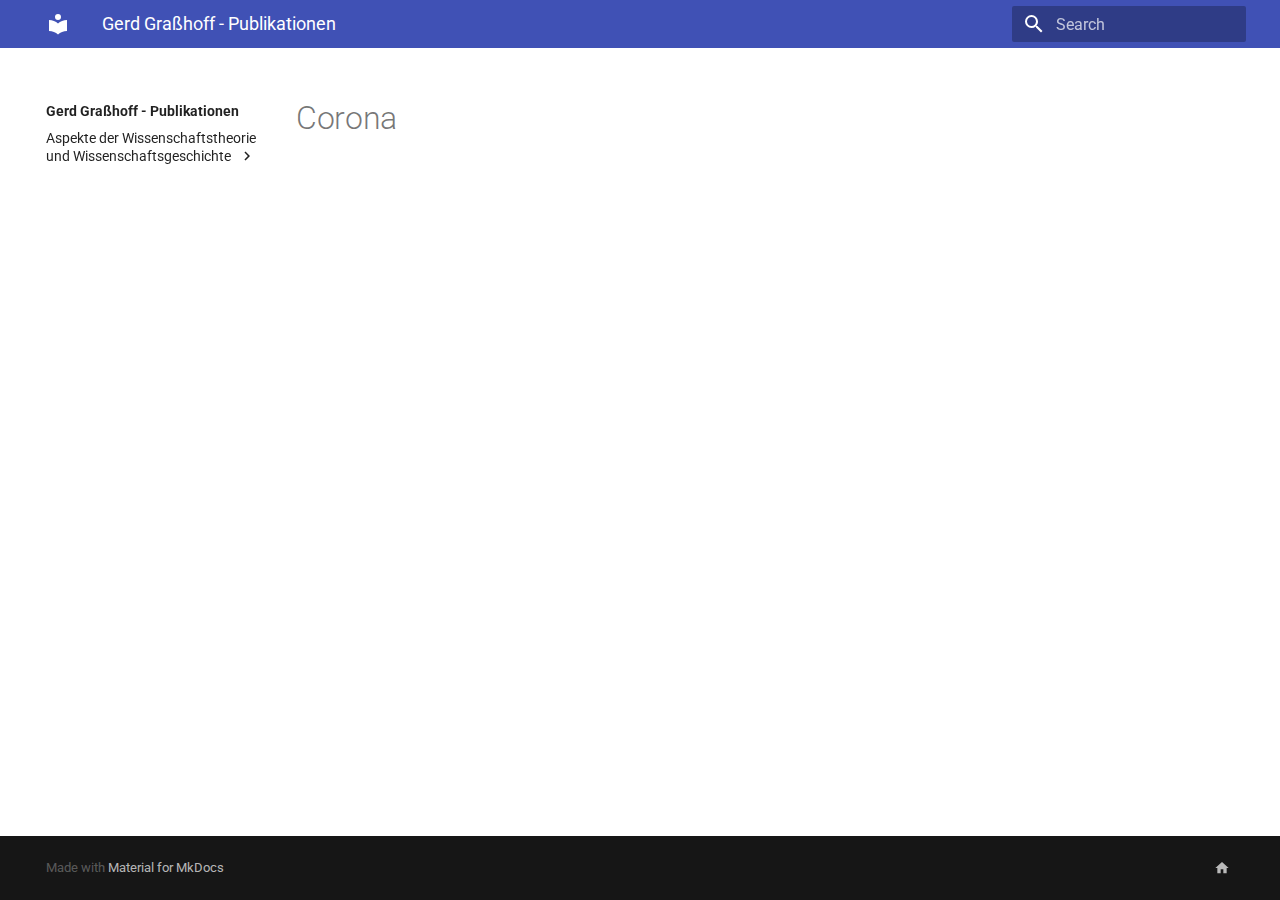
<file: Corona/corona/index.html>
<!doctype html>
<html lang="en" class="no-js">
  <head>
    
      <meta charset="utf-8">
      <meta name="viewport" content="width=device-width,initial-scale=1">
      
      
      
      <link rel="shortcut icon" href="../../assets/images/favicon.png">
      <meta name="generator" content="mkdocs-1.1.2, mkdocs-material-6.1.2">
    
    
      
        <title>Corona - Gerd Graßhoff - Publikationen</title>
      
    
    
      <link rel="stylesheet" href="../../assets/stylesheets/main.19190aaf.min.css">
      
        
        <link rel="stylesheet" href="../../assets/stylesheets/palette.24b84193.min.css">
        
      
    
    
    
      
        
        <link href="https://fonts.gstatic.com" rel="preconnect" crossorigin>
        <link rel="stylesheet" href="https://fonts.googleapis.com/css?family=Roboto:300,400,400i,700%7C&display=fallback">
        <style>body,input{font-family:"Roboto",-apple-system,BlinkMacSystemFont,Helvetica,Arial,sans-serif}code,kbd,pre{font-family:"",SFMono-Regular,Consolas,Menlo,monospace}</style>
      
    
    
    
    
      
    
    
  </head>
  
  
    
    
    
    
    
    <body dir="ltr" data-md-color-scheme="" data-md-color-primary="none" data-md-color-accent="none">
      
  
    <input class="md-toggle" data-md-toggle="drawer" type="checkbox" id="__drawer" autocomplete="off">
    <input class="md-toggle" data-md-toggle="search" type="checkbox" id="__search" autocomplete="off">
    <label class="md-overlay" for="__drawer"></label>
    <div data-md-component="skip">
      
    </div>
    <div data-md-component="announce">
      
    </div>
    
      

<header class="md-header" data-md-component="header">
  <nav class="md-header-nav md-grid" aria-label="Header">
    <a href="../.." title="Gerd Graßhoff - Publikationen" class="md-header-nav__button md-logo" aria-label="Gerd Graßhoff - Publikationen">
      
  
  <svg xmlns="http://www.w3.org/2000/svg" viewBox="0 0 24 24"><path d="M12 8a3 3 0 003-3 3 3 0 00-3-3 3 3 0 00-3 3 3 3 0 003 3m0 3.54C9.64 9.35 6.5 8 3 8v11c3.5 0 6.64 1.35 9 3.54 2.36-2.19 5.5-3.54 9-3.54V8c-3.5 0-6.64 1.35-9 3.54z"/></svg>

    </a>
    <label class="md-header-nav__button md-icon" for="__drawer">
      <svg xmlns="http://www.w3.org/2000/svg" viewBox="0 0 24 24"><path d="M3 6h18v2H3V6m0 5h18v2H3v-2m0 5h18v2H3v-2z"/></svg>
    </label>
    <div class="md-header-nav__title" data-md-component="header-title">
      
        <div class="md-header-nav__ellipsis">
          <span class="md-header-nav__topic md-ellipsis">
            Gerd Graßhoff - Publikationen
          </span>
          <span class="md-header-nav__topic md-ellipsis">
            
              Corona
            
          </span>
        </div>
      
    </div>
    
      <label class="md-header-nav__button md-icon" for="__search">
        <svg xmlns="http://www.w3.org/2000/svg" viewBox="0 0 24 24"><path d="M9.5 3A6.5 6.5 0 0116 9.5c0 1.61-.59 3.09-1.56 4.23l.27.27h.79l5 5-1.5 1.5-5-5v-.79l-.27-.27A6.516 6.516 0 019.5 16 6.5 6.5 0 013 9.5 6.5 6.5 0 019.5 3m0 2C7 5 5 7 5 9.5S7 14 9.5 14 14 12 14 9.5 12 5 9.5 5z"/></svg>
      </label>
      
<div class="md-search" data-md-component="search" role="dialog">
  <label class="md-search__overlay" for="__search"></label>
  <div class="md-search__inner" role="search">
    <form class="md-search__form" name="search">
      <input type="text" class="md-search__input" name="query" aria-label="Search" placeholder="Search" autocapitalize="off" autocorrect="off" autocomplete="off" spellcheck="false" data-md-component="search-query" data-md-state="active">
      <label class="md-search__icon md-icon" for="__search">
        <svg xmlns="http://www.w3.org/2000/svg" viewBox="0 0 24 24"><path d="M9.5 3A6.5 6.5 0 0116 9.5c0 1.61-.59 3.09-1.56 4.23l.27.27h.79l5 5-1.5 1.5-5-5v-.79l-.27-.27A6.516 6.516 0 019.5 16 6.5 6.5 0 013 9.5 6.5 6.5 0 019.5 3m0 2C7 5 5 7 5 9.5S7 14 9.5 14 14 12 14 9.5 12 5 9.5 5z"/></svg>
        <svg xmlns="http://www.w3.org/2000/svg" viewBox="0 0 24 24"><path d="M20 11v2H8l5.5 5.5-1.42 1.42L4.16 12l7.92-7.92L13.5 5.5 8 11h12z"/></svg>
      </label>
      <button type="reset" class="md-search__icon md-icon" aria-label="Clear" data-md-component="search-reset" tabindex="-1">
        <svg xmlns="http://www.w3.org/2000/svg" viewBox="0 0 24 24"><path d="M19 6.41L17.59 5 12 10.59 6.41 5 5 6.41 10.59 12 5 17.59 6.41 19 12 13.41 17.59 19 19 17.59 13.41 12 19 6.41z"/></svg>
      </button>
    </form>
    <div class="md-search__output">
      <div class="md-search__scrollwrap" data-md-scrollfix>
        <div class="md-search-result" data-md-component="search-result">
          <div class="md-search-result__meta">
            Initializing search
          </div>
          <ol class="md-search-result__list"></ol>
        </div>
      </div>
    </div>
  </div>
</div>
    
    
  </nav>
</header>
    
    <div class="md-container" data-md-component="container">
      
      
        
      
      <main class="md-main" data-md-component="main">
        <div class="md-main__inner md-grid">
          
            
              <div class="md-sidebar md-sidebar--primary" data-md-component="navigation">
                <div class="md-sidebar__scrollwrap">
                  <div class="md-sidebar__inner">
                    

<nav class="md-nav md-nav--primary" aria-label="Navigation" data-md-level="0">
  <label class="md-nav__title" for="__drawer">
    <a href="../.." title="Gerd Graßhoff - Publikationen" class="md-nav__button md-logo" aria-label="Gerd Graßhoff - Publikationen">
      
  
  <svg xmlns="http://www.w3.org/2000/svg" viewBox="0 0 24 24"><path d="M12 8a3 3 0 003-3 3 3 0 00-3-3 3 3 0 00-3 3 3 3 0 003 3m0 3.54C9.64 9.35 6.5 8 3 8v11c3.5 0 6.64 1.35 9 3.54 2.36-2.19 5.5-3.54 9-3.54V8c-3.5 0-6.64 1.35-9 3.54z"/></svg>

    </a>
    Gerd Graßhoff - Publikationen
  </label>
  
  <ul class="md-nav__list" data-md-scrollfix>
    
      
      
      


  <li class="md-nav__item md-nav__item--nested">
    
      <input class="md-nav__toggle md-toggle" data-md-toggle="nav-1" type="checkbox" id="nav-1">
    
    <label class="md-nav__link" for="nav-1">
      Aspekte der Wissenschaftstheorie und Wissenschaftsgeschichte
      <span class="md-nav__icon md-icon"></span>
    </label>
    <nav class="md-nav" aria-label="Aspekte der Wissenschaftstheorie und Wissenschaftsgeschichte" data-md-level="1">
      <label class="md-nav__title" for="nav-1">
        <span class="md-nav__icon md-icon"></span>
        Aspekte der Wissenschaftstheorie und Wissenschaftsgeschichte
      </label>
      <ul class="md-nav__list" data-md-scrollfix>
        
        
          
          
          


  <li class="md-nav__item">
    <a href="../../Aspekte/kap1/" class="md-nav__link">
      Kap1 - Wissen - Wissenschaft
    </a>
  </li>

        
      </ul>
    </nav>
  </li>

    
  </ul>
</nav>
                  </div>
                </div>
              </div>
            
            
          
          <div class="md-content">
            <article class="md-content__inner md-typeset">
              
                
                
                  <h1>Corona</h1>
                
                
                
              
              
                


              
            </article>
          </div>
        </div>
      </main>
      
        
<footer class="md-footer">
  
  <div class="md-footer-meta md-typeset">
    <div class="md-footer-meta__inner md-grid">
      <div class="md-footer-copyright">
        
        Made with
        <a href="https://squidfunk.github.io/mkdocs-material/" target="_blank" rel="noopener">
          Material for MkDocs
        </a>
      </div>
      
  <div class="md-footer-social">
    
      
      
        
        
      
      <a href="http://grasshoff.github.io/gerdgrasshoff.net" target="_blank" rel="noopener" title="grasshoff.github.io" class="md-footer-social__link">
        <svg xmlns="http://www.w3.org/2000/svg" viewBox="0 0 24 24"><path d="M10 20v-6h4v6h5v-8h3L12 3 2 12h3v8h5z"/></svg>
      </a>
    
  </div>

    </div>
  </div>
</footer>
      
    </div>
    
      <script src="../../assets/javascripts/vendor.7e0ee788.min.js"></script>
      <script src="../../assets/javascripts/bundle.c1ccee15.min.js"></script><script id="__lang" type="application/json">{"clipboard.copy": "Copy to clipboard", "clipboard.copied": "Copied to clipboard", "search.config.lang": "en", "search.config.pipeline": "trimmer, stopWordFilter", "search.config.separator": "[\\s\\-]+", "search.placeholder": "Search", "search.result.placeholder": "Type to start searching", "search.result.none": "No matching documents", "search.result.one": "1 matching document", "search.result.other": "# matching documents", "search.result.more.one": "1 more on this page", "search.result.more.other": "# more on this page", "search.result.term.missing": "Missing"}</script>
      
      <script>
        app = initialize({
          base: "../..",
          features: {'tabs': True},
          search: Object.assign({
            worker: "../../assets/javascripts/worker/search.4ac00218.min.js"
          }, typeof search !== "undefined" && search)
        })
      </script>
      
    
  </body>
</html>
</file>
<file: assets/stylesheets/main.19190aaf.min.css>
html{box-sizing:border-box;-webkit-text-size-adjust:none;-moz-text-size-adjust:none;-ms-text-size-adjust:none;text-size-adjust:none}*,*::before,*::after{box-sizing:inherit}body{margin:0}hr{box-sizing:content-box;overflow:visible}a,button,label,input{-webkit-tap-highlight-color:transparent}a{color:inherit;text-decoration:none}small{font-size:80%}sub,sup{line-height:1em}img{border-style:none}table{border-collapse:separate;border-spacing:0}td,th{font-weight:normal;vertical-align:top}button{margin:0;padding:0;font-size:inherit;background:transparent;border:0}input{border:0;outline:none}:root{--md-default-fg-color: hsla(0, 0%, 0%, 0.87);--md-default-fg-color--light: hsla(0, 0%, 0%, 0.54);--md-default-fg-color--lighter: hsla(0, 0%, 0%, 0.32);--md-default-fg-color--lightest: hsla(0, 0%, 0%, 0.07);--md-default-bg-color: hsla(0, 0%, 100%, 1);--md-default-bg-color--light: hsla(0, 0%, 100%, 0.7);--md-default-bg-color--lighter: hsla(0, 0%, 100%, 0.3);--md-default-bg-color--lightest: hsla(0, 0%, 100%, 0.12);--md-primary-fg-color: hsla(231, 48%, 48%, 1);--md-primary-fg-color--light: hsla(230, 44%, 64%, 1);--md-primary-fg-color--dark: hsla(232, 54%, 41%, 1);--md-primary-bg-color: hsla(0, 0%, 100%, 1);--md-primary-bg-color--light: hsla(0, 0%, 100%, 0.7);--md-accent-fg-color: hsla(231, 99%, 66%, 1);--md-accent-fg-color--transparent: hsla(231, 99%, 66%, 0.1);--md-accent-bg-color: hsla(0, 0%, 100%, 1);--md-accent-bg-color--light: hsla(0, 0%, 100%, 0.7)}:root>*{--md-code-fg-color: hsla(200, 18%, 26%, 1);--md-code-bg-color: hsla(0, 0%, 96%, 1);--md-code-hl-color: hsla(60, 100%, 50%, 0.5);--md-code-hl-number-color: hsla(0, 67%, 50%, 1);--md-code-hl-special-color: hsla(340, 83%, 47%, 1);--md-code-hl-function-color: hsla(291, 45%, 50%, 1);--md-code-hl-constant-color: hsla(250, 63%, 60%, 1);--md-code-hl-keyword-color: hsla(219, 54%, 51%, 1);--md-code-hl-string-color: hsla(150, 63%, 30%, 1);--md-code-hl-name-color: var(--md-code-fg-color);--md-code-hl-operator-color: var(--md-default-fg-color--light);--md-code-hl-punctuation-color: var(--md-default-fg-color--light);--md-code-hl-comment-color: var(--md-default-fg-color--light);--md-code-hl-generic-color: var(--md-default-fg-color--light);--md-code-hl-variable-color: var(--md-default-fg-color--light);--md-typeset-color: var(--md-default-fg-color);--md-typeset-a-color: var(--md-primary-fg-color);--md-typeset-mark-color: hsla(60, 100%, 50%, 0.5);--md-typeset-del-color: hsla(6, 90%, 60%, 0.15);--md-typeset-ins-color: hsla(150, 90%, 44%, 0.15);--md-typeset-kbd-color: hsla(0, 0%, 98%, 1);--md-typeset-kbd-accent-color: hsla(0, 100%, 100%, 1);--md-typeset-kbd-border-color: hsla(0, 0%, 72%, 1);--md-admonition-fg-color: var(--md-default-fg-color);--md-admonition-bg-color: var(--md-default-bg-color);--md-footer-fg-color: hsla(0, 0%, 100%, 1);--md-footer-fg-color--light: hsla(0, 0%, 100%, 0.7);--md-footer-fg-color--lighter: hsla(0, 0%, 100%, 0.3);--md-footer-bg-color: hsla(0, 0%, 0%, 0.87);--md-footer-bg-color--dark: hsla(0, 0%, 0%, 0.32)}.md-icon svg{display:block;width:1.2rem;height:1.2rem;margin:0 auto;fill:currentColor}body{-webkit-font-smoothing:antialiased;-moz-osx-font-smoothing:grayscale}body,input{color:var(--md-typeset-color);font-feature-settings:"kern","liga";font-family:-apple-system,BlinkMacSystemFont,Helvetica,Arial,sans-serif}code,pre,kbd{color:var(--md-typeset-color);font-feature-settings:"kern";font-family:SFMono-Regular,Consolas,Menlo,monospace}:root{--md-typeset-table--ascending: url("data:image/svg+xml;charset=utf-8,<?xml version='1.0' encoding='UTF-8'?><!DOCTYPE svg PUBLIC '-//W3C//DTD SVG 1.1//EN' 'http://www.w3.org/Graphics/SVG/1.1/DTD/svg11.dtd'><svg xmlns='http://www.w3.org/2000/svg' xmlns:xlink='http://www.w3.org/1999/xlink' version='1.1' id='mdi-arrow-down' width='24' height='24' viewBox='0 0 24 24'><path d='M11,4H13V16L18.5,10.5L19.92,11.92L12,19.84L4.08,11.92L5.5,10.5L11,16V4Z'/></svg>");--md-typeset-table--descending: url("data:image/svg+xml;charset=utf-8,<?xml version='1.0' encoding='UTF-8'?><!DOCTYPE svg PUBLIC '-//W3C//DTD SVG 1.1//EN' 'http://www.w3.org/Graphics/SVG/1.1/DTD/svg11.dtd'><svg xmlns='http://www.w3.org/2000/svg' xmlns:xlink='http://www.w3.org/1999/xlink' version='1.1' id='mdi-arrow-up' width='24' height='24' viewBox='0 0 24 24'><path d='M13,20H11V8L5.5,13.5L4.08,12.08L12,4.16L19.92,12.08L18.5,13.5L13,8V20Z'/></svg>")}.md-typeset{font-size:.8rem;line-height:1.6;-webkit-print-color-adjust:exact;color-adjust:exact}@media print{.md-typeset{font-size:.68rem}}.md-typeset p,.md-typeset ul,.md-typeset ol,.md-typeset blockquote{margin:1em 0}.md-typeset h1{margin:0 0 1.25em;color:var(--md-default-fg-color--light);font-weight:300;font-size:2em;line-height:1.3;letter-spacing:-0.01em}.md-typeset h2{margin:1.6em 0 .64em;font-weight:300;font-size:1.5625em;line-height:1.4;letter-spacing:-0.01em}.md-typeset h3{margin:1.6em 0 .8em;font-weight:400;font-size:1.25em;line-height:1.5;letter-spacing:-0.01em}.md-typeset h2+h3{margin-top:.8em}.md-typeset h4{margin:1em 0;font-weight:700;letter-spacing:-0.01em}.md-typeset h5,.md-typeset h6{margin:1.25em 0;color:var(--md-default-fg-color--light);font-weight:700;font-size:.8em;letter-spacing:-0.01em}.md-typeset h5{text-transform:uppercase}.md-typeset hr{margin:1.5em 0;border-bottom:.05rem dotted var(--md-default-fg-color--lighter)}.md-typeset a{color:var(--md-typeset-a-color);word-break:break-word}.md-typeset a,.md-typeset a::before{transition:color 125ms}.md-typeset a:focus,.md-typeset a:hover{color:var(--md-accent-fg-color)}.md-typeset code,.md-typeset pre,.md-typeset kbd{color:var(--md-code-fg-color);direction:ltr}@media print{.md-typeset code,.md-typeset pre,.md-typeset kbd{white-space:pre-wrap}}.md-typeset code{padding:0 .2941176471em;font-size:.85em;word-break:break-word;background-color:var(--md-code-bg-color);border-radius:.1rem;-webkit-box-decoration-break:clone;box-decoration-break:clone}.md-typeset h1 code,.md-typeset h2 code,.md-typeset h3 code,.md-typeset h4 code,.md-typeset h5 code,.md-typeset h6 code{margin:initial;padding:initial;background-color:transparent;box-shadow:none}.md-typeset a>code{color:currentColor}.md-typeset pre{position:relative;margin:1em 0;line-height:1.4}.md-typeset pre>code{display:block;margin:0;padding:.7720588235em 1.1764705882em;overflow:auto;word-break:normal;box-shadow:none;-webkit-box-decoration-break:slice;box-decoration-break:slice;touch-action:auto;scrollbar-width:thin;scrollbar-color:var(--md-default-fg-color--lighter) transparent}.md-typeset pre>code:hover{scrollbar-color:var(--md-accent-fg-color) transparent}.md-typeset pre>code::-webkit-scrollbar{width:.2rem;height:.2rem}.md-typeset pre>code::-webkit-scrollbar-thumb{background-color:var(--md-default-fg-color--lighter)}.md-typeset pre>code::-webkit-scrollbar-thumb:hover{background-color:var(--md-accent-fg-color)}@media screen and (max-width: 44.9375em){.md-typeset>pre{margin:1em -0.8rem}.md-typeset>pre code{border-radius:0}}.md-typeset kbd{display:inline-block;padding:0 .6666666667em;color:var(--md-default-fg-color);font-size:.75em;vertical-align:text-top;word-break:break-word;background-color:var(--md-typeset-kbd-color);border-radius:.1rem;box-shadow:0 .1rem 0 .05rem var(--md-typeset-kbd-border-color),0 .1rem 0 var(--md-typeset-kbd-border-color),0 -0.1rem .2rem var(--md-typeset-kbd-accent-color) inset}.md-typeset mark{color:inherit;word-break:break-word;background-color:var(--md-typeset-mark-color);-webkit-box-decoration-break:clone;box-decoration-break:clone}.md-typeset abbr{text-decoration:none;border-bottom:.05rem dotted var(--md-default-fg-color--light);cursor:help}@media(hover: none){.md-typeset abbr{position:relative}.md-typeset abbr[title]:focus::after,.md-typeset abbr[title]:hover::after{box-shadow:0 2px 2px 0 rgba(0,0,0,.14),0 1px 5px 0 rgba(0,0,0,.12),0 3px 1px -2px rgba(0,0,0,.2);position:absolute;left:0;display:inline-block;width:auto;min-width:-webkit-max-content;min-width:-moz-max-content;min-width:max-content;max-width:80%;margin-top:2em;padding:.2rem .3rem;color:var(--md-default-bg-color);font-size:.7rem;background:var(--md-default-fg-color);border-radius:.1rem;content:attr(title)}}.md-typeset small{opacity:.75}.md-typeset sup,.md-typeset sub{margin-left:.078125em}[dir=rtl] .md-typeset sup,[dir=rtl] .md-typeset sub{margin-right:.078125em;margin-left:initial}.md-typeset blockquote{padding-left:.6rem;color:var(--md-default-fg-color--light);border-left:.2rem solid var(--md-default-fg-color--lighter)}[dir=rtl] .md-typeset blockquote{padding-right:.6rem;padding-left:initial;border-right:.2rem solid var(--md-default-fg-color--lighter);border-left:initial}.md-typeset ul{list-style-type:disc}.md-typeset ul,.md-typeset ol{margin-left:.625em;padding:0}[dir=rtl] .md-typeset ul,[dir=rtl] .md-typeset ol{margin-right:.625em;margin-left:initial}.md-typeset ul ol,.md-typeset ol ol{list-style-type:lower-alpha}.md-typeset ul ol ol,.md-typeset ol ol ol{list-style-type:lower-roman}.md-typeset ul li,.md-typeset ol li{margin-bottom:.5em;margin-left:1.25em}[dir=rtl] .md-typeset ul li,[dir=rtl] .md-typeset ol li{margin-right:1.25em;margin-left:initial}.md-typeset ul li p,.md-typeset ul li blockquote,.md-typeset ol li p,.md-typeset ol li blockquote{margin:.5em 0}.md-typeset ul li:last-child,.md-typeset ol li:last-child{margin-bottom:0}.md-typeset ul li ul,.md-typeset ul li ol,.md-typeset ol li ul,.md-typeset ol li ol{margin:.5em 0 .5em .625em}[dir=rtl] .md-typeset ul li ul,[dir=rtl] .md-typeset ul li ol,[dir=rtl] .md-typeset ol li ul,[dir=rtl] .md-typeset ol li ol{margin-right:.625em;margin-left:initial}.md-typeset dd{margin:1em 0 1.5em 1.875em}[dir=rtl] .md-typeset dd{margin-right:1.875em;margin-left:initial}.md-typeset img,.md-typeset svg{max-width:100%;height:auto}.md-typeset img[align=left],.md-typeset svg[align=left]{margin:1em;margin-left:0}.md-typeset img[align=right],.md-typeset svg[align=right]{margin:1em;margin-right:0}.md-typeset img[align]:only-child,.md-typeset svg[align]:only-child{margin-top:0}.md-typeset figure{width:-webkit-fit-content;width:-moz-fit-content;width:fit-content;max-width:100%;margin:0 auto;text-align:center}.md-typeset figcaption{max-width:24rem;margin:.5em auto 2em;font-style:italic}.md-typeset iframe{max-width:100%}.md-typeset table:not([class]){display:inline-block;max-width:100%;overflow:auto;font-size:.64rem;background:var(--md-default-bg-color);border-radius:.1rem;box-shadow:0 .2rem .5rem rgba(0,0,0,.05),0 0 .05rem rgba(0,0,0,.1);touch-action:auto}@media print{.md-typeset table:not([class]){display:table}}.md-typeset table:not([class])+*{margin-top:1.5em}.md-typeset table:not([class]) th>*:first-child,.md-typeset table:not([class]) td>*:first-child{margin-top:0}.md-typeset table:not([class]) th>*:last-child,.md-typeset table:not([class]) td>*:last-child{margin-bottom:0}.md-typeset table:not([class]) th:not([align]),.md-typeset table:not([class]) td:not([align]){text-align:left}[dir=rtl] .md-typeset table:not([class]) th:not([align]),[dir=rtl] .md-typeset table:not([class]) td:not([align]){text-align:right}.md-typeset table:not([class]) th{min-width:5rem;padding:.9375em 1.25em;color:var(--md-default-bg-color);vertical-align:top;background-color:var(--md-default-fg-color--light)}.md-typeset table:not([class]) th a{color:inherit}.md-typeset table:not([class]) td{padding:.9375em 1.25em;vertical-align:top;border-top:.05rem solid var(--md-default-fg-color--lightest)}.md-typeset table:not([class]) tr{transition:background-color 125ms}.md-typeset table:not([class]) tr:hover{background-color:rgba(0,0,0,.035);box-shadow:0 .05rem 0 var(--md-default-bg-color) inset}.md-typeset table:not([class]) tr:first-child td{border-top:0}.md-typeset table:not([class]) a{word-break:normal}.md-typeset table th[role=columnheader]{cursor:pointer}.md-typeset table th[role=columnheader]::after{display:inline-block;width:1.2em;height:1.2em;margin-left:.5em;vertical-align:sub;-webkit-mask-repeat:no-repeat;mask-repeat:no-repeat;-webkit-mask-size:contain;mask-size:contain;content:" "}.md-typeset table th[role=columnheader][aria-sort=ascending]::after{background-color:currentColor;-webkit-mask-image:var(--md-typeset-table--ascending);mask-image:var(--md-typeset-table--ascending)}.md-typeset table th[role=columnheader][aria-sort=descending]::after{background-color:currentColor;-webkit-mask-image:var(--md-typeset-table--descending);mask-image:var(--md-typeset-table--descending)}.md-typeset__scrollwrap{margin:1em -0.8rem;overflow-x:auto;touch-action:auto}.md-typeset__table{display:inline-block;margin-bottom:.5em;padding:0 .8rem}@media print{.md-typeset__table{display:block}}html .md-typeset__table table{display:table;width:100%;margin:0;overflow:hidden}html{height:100%;overflow-x:hidden;font-size:125%}@media screen and (min-width: 100em){html{font-size:137.5%}}@media screen and (min-width: 125em){html{font-size:150%}}body{position:relative;display:flex;flex-direction:column;width:100%;min-height:100%;font-size:.5rem;background-color:var(--md-default-bg-color)}@media screen and (max-width: 59.9375em){body[data-md-state=lock]{position:fixed}}@media print{body{display:block}}hr{display:block;height:.05rem;padding:0;border:0}.md-grid{max-width:61rem;margin-right:auto;margin-left:auto}.md-container{display:flex;flex-direction:column;flex-grow:1}@media print{.md-container{display:block}}.md-main{flex-grow:1}.md-main__inner{display:flex;height:100%;margin-top:1.5rem}.md-ellipsis{display:block;overflow:hidden;white-space:nowrap;text-overflow:ellipsis}.md-toggle{display:none}.md-overlay{position:fixed;top:0;z-index:3;width:0;height:0;background-color:rgba(0,0,0,.54);opacity:0;transition:width 0ms 250ms,height 0ms 250ms,opacity 250ms}@media screen and (max-width: 76.1875em){[data-md-toggle=drawer]:checked~.md-overlay{width:100%;height:100%;opacity:1;transition:width 0ms,height 0ms,opacity 250ms}}.md-skip{position:fixed;z-index:-1;margin:.5rem;padding:.3rem .5rem;color:var(--md-default-bg-color);font-size:.64rem;background-color:var(--md-default-fg-color);border-radius:.1rem;transform:translateY(0.4rem);opacity:0}.md-skip:focus{z-index:10;transform:translateY(0);opacity:1;transition:transform 250ms cubic-bezier(0.4, 0, 0.2, 1),opacity 175ms 75ms}@page{margin:25mm}.md-announce{overflow:auto;background-color:var(--md-footer-bg-color)}.md-announce__inner{margin:.6rem auto;padding:0 .8rem;color:var(--md-footer-fg-color);font-size:.7rem}@media print{.md-announce{display:none}}.md-typeset .md-button{display:inline-block;padding:.625em 2em;color:var(--md-primary-fg-color);font-weight:700;border:.1rem solid currentColor;border-radius:.1rem;transition:color 125ms,background-color 125ms,border-color 125ms}.md-typeset .md-button--primary{color:var(--md-primary-bg-color);background-color:var(--md-primary-fg-color);border-color:var(--md-primary-fg-color)}.md-typeset .md-button:focus,.md-typeset .md-button:hover{color:var(--md-accent-bg-color);background-color:var(--md-accent-fg-color);border-color:var(--md-accent-fg-color)}:root{--md-clipboard-icon: url("data:image/svg+xml;charset=utf-8,<?xml version='1.0' encoding='UTF-8'?><!DOCTYPE svg PUBLIC '-//W3C//DTD SVG 1.1//EN' 'http://www.w3.org/Graphics/SVG/1.1/DTD/svg11.dtd'><svg xmlns='http://www.w3.org/2000/svg' xmlns:xlink='http://www.w3.org/1999/xlink' version='1.1' id='mdi-content-copy' width='24' height='24' viewBox='0 0 24 24'><path d='M19,21H8V7H19M19,5H8A2,2 0 0,0 6,7V21A2,2 0 0,0 8,23H19A2,2 0 0,0 21,21V7A2,2 0 0,0 19,5M16,1H4A2,2 0 0,0 2,3V17H4V3H16V1Z'/></svg>")}.md-clipboard{position:absolute;top:.5em;right:.5em;z-index:1;width:1.5em;height:1.5em;color:var(--md-default-fg-color--lightest);border-radius:.1rem;cursor:pointer;transition:color 125ms}@media print{.md-clipboard{display:none}}.md-clipboard::after{display:block;width:1.125em;height:1.125em;margin:0 auto;background-color:currentColor;-webkit-mask-image:var(--md-clipboard-icon);mask-image:var(--md-clipboard-icon);-webkit-mask-repeat:no-repeat;mask-repeat:no-repeat;-webkit-mask-size:contain;mask-size:contain;content:""}pre:hover .md-clipboard{color:var(--md-default-fg-color--light)}pre .md-clipboard:focus,pre .md-clipboard:hover{color:var(--md-accent-fg-color)}.md-content{flex:1;max-width:100%}@media screen and (min-width: 60em)and (max-width: 76.1875em){.md-content{max-width:calc(100% - 12.1rem)}}@media screen and (min-width: 76.25em){.md-content{max-width:calc(100% - 12.1rem * 2)}}.md-content__inner{margin:0 .8rem 1.2rem;padding-top:.6rem}@media screen and (min-width: 76.25em){.md-content__inner{margin-right:1.2rem;margin-left:1.2rem}}.md-content__inner::before{display:block;height:.4rem;content:""}.md-content__inner>:last-child{margin-bottom:0}.md-content__button{float:right;margin:.4rem 0;margin-left:.4rem;padding:0}[dir=rtl] .md-content__button{float:left;margin-right:.4rem;margin-left:initial}[dir=rtl] .md-content__button svg{transform:scaleX(-1)}.md-typeset .md-content__button{color:var(--md-default-fg-color--lighter)}.md-content__button svg{display:inline;vertical-align:top}@media print{.md-content__button{display:none}}.md-dialog{box-shadow:0 2px 2px 0 rgba(0,0,0,.14),0 1px 5px 0 rgba(0,0,0,.12),0 3px 1px -2px rgba(0,0,0,.2);position:fixed;right:.8rem;bottom:.8rem;left:initial;z-index:2;display:block;min-width:11.1rem;padding:.4rem .6rem;color:var(--md-default-bg-color);font-size:.7rem;background:var(--md-default-fg-color);border:none;border-radius:.1rem;transform:translateY(100%);opacity:0;transition:transform 0ms 400ms,opacity 400ms}[dir=rtl] .md-dialog{right:initial;left:.8rem}.md-dialog[data-md-state=open]{transform:translateY(0);opacity:1;transition:transform 400ms cubic-bezier(0.075, 0.85, 0.175, 1),opacity 400ms}@media print{.md-dialog{display:none}}.md-header{position:-webkit-sticky;position:sticky;top:0;right:0;left:0;z-index:2;height:2.4rem;color:var(--md-primary-bg-color);background-color:var(--md-primary-fg-color);box-shadow:0 0 .2rem rgba(0,0,0,0),0 .2rem .4rem rgba(0,0,0,0);transition:color 250ms,background-color 250ms}.no-js .md-header{box-shadow:none;transition:none}.md-header[data-md-state=shadow]{box-shadow:0 0 .2rem rgba(0,0,0,.1),0 .2rem .4rem rgba(0,0,0,.2);transition:color 250ms,background-color 250ms,box-shadow 250ms}@media print{.md-header{display:none}}.md-header-nav{display:flex;padding:0 .2rem}.md-header-nav__button{position:relative;z-index:1;display:block;margin:.2rem;padding:.4rem;cursor:pointer;transition:opacity 250ms}[dir=rtl] .md-header-nav__button svg{transform:scaleX(-1)}.md-header-nav__button:focus,.md-header-nav__button:hover{opacity:.7}.md-header-nav__button.md-logo{margin:.2rem;padding:.4rem}.md-header-nav__button.md-logo img,.md-header-nav__button.md-logo svg{display:block;width:1.2rem;height:1.2rem;fill:currentColor}.no-js .md-header-nav__button[for=__search]{display:none}@media screen and (min-width: 60em){.md-header-nav__button[for=__search]{display:none}}@media screen and (max-width: 76.1875em){.md-header-nav__button.md-logo{display:none}}@media screen and (min-width: 76.25em){.md-header-nav__button[for=__drawer]{display:none}}.md-header-nav__topic{position:absolute;width:100%;transition:transform 400ms cubic-bezier(0.1, 0.7, 0.1, 1),opacity 150ms}.md-header-nav__topic+.md-header-nav__topic{z-index:-1;transform:translateX(1.25rem);opacity:0;transition:transform 400ms cubic-bezier(1, 0.7, 0.1, 0.1),opacity 150ms;pointer-events:none}[dir=rtl] .md-header-nav__topic+.md-header-nav__topic{transform:translateX(-1.25rem)}.no-js .md-header-nav__topic{position:initial}.no-js .md-header-nav__topic+.md-header-nav__topic{display:none}.md-header-nav__title{flex-grow:1;padding:0 1rem;font-size:.9rem;line-height:2.4rem}.md-header-nav__title[data-md-state=active] .md-header-nav__topic{z-index:-1;transform:translateX(-1.25rem);opacity:0;transition:transform 400ms cubic-bezier(1, 0.7, 0.1, 0.1),opacity 150ms;pointer-events:none}[dir=rtl] .md-header-nav__title[data-md-state=active] .md-header-nav__topic{transform:translateX(1.25rem)}.md-header-nav__title[data-md-state=active] .md-header-nav__topic+.md-header-nav__topic{z-index:0;transform:translateX(0);opacity:1;transition:transform 400ms cubic-bezier(0.1, 0.7, 0.1, 1),opacity 150ms;pointer-events:initial}.md-header-nav__title>.md-header-nav__ellipsis{position:relative;width:100%;height:100%}.md-header-nav__source{display:none}@media screen and (min-width: 60em){.md-header-nav__source{display:block;width:11.7rem;max-width:11.7rem;margin-left:1rem}[dir=rtl] .md-header-nav__source{margin-right:1rem;margin-left:initial}}@media screen and (min-width: 76.25em){.md-header-nav__source{margin-left:1.4rem}[dir=rtl] .md-header-nav__source{margin-right:1.4rem}}.md-footer{color:var(--md-footer-fg-color);background-color:var(--md-footer-bg-color)}@media print{.md-footer{display:none}}.md-footer-nav__inner{padding:.2rem;overflow:auto}.md-footer-nav__link{display:flex;padding-top:1.4rem;padding-bottom:.4rem;transition:opacity 250ms}@media screen and (min-width: 45em){.md-footer-nav__link{width:50%}}.md-footer-nav__link:focus,.md-footer-nav__link:hover{opacity:.7}.md-footer-nav__link--prev{float:left}[dir=rtl] .md-footer-nav__link--prev{float:right}[dir=rtl] .md-footer-nav__link--prev svg{transform:scaleX(-1)}@media screen and (max-width: 44.9375em){.md-footer-nav__link--prev{width:25%}.md-footer-nav__link--prev .md-footer-nav__title{display:none}}.md-footer-nav__link--next{float:right;text-align:right}[dir=rtl] .md-footer-nav__link--next{float:left;text-align:left}[dir=rtl] .md-footer-nav__link--next svg{transform:scaleX(-1)}@media screen and (max-width: 44.9375em){.md-footer-nav__link--next{width:75%}}.md-footer-nav__title{position:relative;flex-grow:1;max-width:calc(100% - 2.4rem);padding:0 1rem;font-size:.9rem;line-height:2.4rem}.md-footer-nav__button{margin:.2rem;padding:.4rem}.md-footer-nav__direction{position:absolute;right:0;left:0;margin-top:-1rem;padding:0 1rem;font-size:.64rem;opacity:.7}.md-footer-meta{background-color:var(--md-footer-bg-color--dark)}.md-footer-meta__inner{display:flex;flex-wrap:wrap;justify-content:space-between;padding:.2rem}html .md-footer-meta.md-typeset a{color:var(--md-footer-fg-color--light)}html .md-footer-meta.md-typeset a:focus,html .md-footer-meta.md-typeset a:hover{color:var(--md-footer-fg-color)}.md-footer-copyright{width:100%;margin:auto .6rem;padding:.4rem 0;color:var(--md-footer-fg-color--lighter);font-size:.64rem}@media screen and (min-width: 45em){.md-footer-copyright{width:auto}}.md-footer-copyright__highlight{color:var(--md-footer-fg-color--light)}.md-footer-social{margin:0 .4rem;padding:.2rem 0 .6rem}@media screen and (min-width: 45em){.md-footer-social{padding:.6rem 0}}.md-footer-social__link{display:inline-block;width:1.6rem;height:1.6rem;text-align:center}.md-footer-social__link::before{line-height:1.9}.md-footer-social__link svg{max-height:.8rem;vertical-align:-25%;fill:currentColor}:root{--md-nav-icon--prev: url("data:image/svg+xml;charset=utf-8,<?xml version='1.0' encoding='UTF-8'?><!DOCTYPE svg PUBLIC '-//W3C//DTD SVG 1.1//EN' 'http://www.w3.org/Graphics/SVG/1.1/DTD/svg11.dtd'><svg xmlns='http://www.w3.org/2000/svg' xmlns:xlink='http://www.w3.org/1999/xlink' version='1.1' id='mdi-arrow-left' width='24' height='24' viewBox='0 0 24 24'><path d='M20,11V13H8L13.5,18.5L12.08,19.92L4.16,12L12.08,4.08L13.5,5.5L8,11H20Z'/></svg>");--md-nav-icon--next: url("data:image/svg+xml;charset=utf-8,<?xml version='1.0' encoding='UTF-8'?><!DOCTYPE svg PUBLIC '-//W3C//DTD SVG 1.1//EN' 'http://www.w3.org/Graphics/SVG/1.1/DTD/svg11.dtd'><svg xmlns='http://www.w3.org/2000/svg' xmlns:xlink='http://www.w3.org/1999/xlink' version='1.1' id='mdi-chevron-right' width='24' height='24' viewBox='0 0 24 24'><path d='M8.59,16.58L13.17,12L8.59,7.41L10,6L16,12L10,18L8.59,16.58Z'/></svg>");--md-toc-icon: url("data:image/svg+xml;charset=utf-8,<?xml version='1.0' encoding='UTF-8'?><!DOCTYPE svg PUBLIC '-//W3C//DTD SVG 1.1//EN' 'http://www.w3.org/Graphics/SVG/1.1/DTD/svg11.dtd'><svg xmlns='http://www.w3.org/2000/svg' xmlns:xlink='http://www.w3.org/1999/xlink' version='1.1' id='mdi-table-of-contents' width='24' height='24' viewBox='0 0 24 24'><path d='M3,9H17V7H3V9M3,13H17V11H3V13M3,17H17V15H3V17M19,17H21V15H19V17M19,7V9H21V7H19M19,13H21V11H19V13Z'/></svg>")}.md-nav{font-size:.7rem;line-height:1.3}.md-nav__title{display:block;padding:0 .6rem;overflow:hidden;font-weight:700;text-overflow:ellipsis}.md-nav__title .md-nav__button{display:none}.md-nav__title .md-nav__button img{width:100%;height:auto}.md-nav__title .md-nav__button.md-logo img,.md-nav__title .md-nav__button.md-logo svg{display:block;width:2.4rem;height:2.4rem}.md-nav__title .md-nav__button.md-logo svg{fill:currentColor}.md-nav__list{margin:0;padding:0;list-style:none}.md-nav__item{padding:0 .6rem}.md-nav__item:last-child{padding-bottom:.6rem}.md-nav__item .md-nav__item{padding-right:0}[dir=rtl] .md-nav__item .md-nav__item{padding-right:.6rem;padding-left:0}.md-nav__item .md-nav__item:last-child{padding-bottom:0}.md-nav__link{display:block;margin-top:.625em;overflow:hidden;text-overflow:ellipsis;cursor:pointer;transition:color 125ms;scroll-snap-align:start}html .md-nav__link[for=__toc]{display:none}html .md-nav__link[for=__toc]~.md-nav{display:none}.md-nav__link[data-md-state=blur]{color:var(--md-default-fg-color--light)}.md-nav__item .md-nav__link--active{color:var(--md-typeset-a-color)}.md-nav__item--nested>.md-nav__link{color:inherit}.md-nav__link:focus,.md-nav__link:hover{color:var(--md-accent-fg-color)}.md-nav__source{display:none}@media screen and (max-width: 76.1875em){.md-nav{background-color:var(--md-default-bg-color)}.md-nav--primary,.md-nav--primary .md-nav{position:absolute;top:0;right:0;left:0;z-index:1;display:flex;flex-direction:column;height:100%}.md-nav--primary .md-nav__title,.md-nav--primary .md-nav__item{font-size:.8rem;line-height:1.5}.md-nav--primary .md-nav__title{position:relative;height:5.6rem;padding:3rem .8rem .2rem;color:var(--md-default-fg-color--light);font-weight:400;line-height:2.4rem;white-space:nowrap;background-color:var(--md-default-fg-color--lightest);cursor:pointer}.md-nav--primary .md-nav__title .md-nav__icon{position:absolute;top:.4rem;left:.4rem;display:block;width:1.2rem;height:1.2rem;margin:.2rem}.md-nav--primary .md-nav__title .md-nav__icon::after{display:block;width:100%;height:100%;background-color:currentColor;-webkit-mask-image:var(--md-nav-icon--prev);mask-image:var(--md-nav-icon--prev);-webkit-mask-repeat:no-repeat;mask-repeat:no-repeat;-webkit-mask-size:contain;mask-size:contain;content:""}[dir=rtl] .md-nav--primary .md-nav__title .md-nav__icon{right:.4rem;left:initial}.md-nav--primary .md-nav__title~.md-nav__list{overflow-y:auto;background-color:var(--md-default-bg-color);box-shadow:0 .05rem 0 var(--md-default-fg-color--lightest) inset;-webkit-scroll-snap-type:y mandatory;-ms-scroll-snap-type:y mandatory;scroll-snap-type:y mandatory;touch-action:pan-y}.md-nav--primary .md-nav__title~.md-nav__list>.md-nav__item:first-child{border-top:0}.md-nav--primary .md-nav__title[for=__drawer]{position:relative;color:var(--md-primary-bg-color);background-color:var(--md-primary-fg-color)}.md-nav--primary .md-nav__title[for=__drawer] .md-nav__button{position:absolute;top:.2rem;left:.2rem;display:block;margin:.2rem;padding:.4rem;font-size:2.4rem}html [dir=rtl] .md-nav--primary .md-nav__title[for=__drawer] .md-nav__button{right:.2rem;left:initial}.md-nav--primary .md-nav__list{flex:1}.md-nav--primary .md-nav__item{padding:0;border-top:.05rem solid var(--md-default-fg-color--lightest)}[dir=rtl] .md-nav--primary .md-nav__item{padding:0}.md-nav--primary .md-nav__item--nested>.md-nav__link{padding-right:2.4rem}[dir=rtl] .md-nav--primary .md-nav__item--nested>.md-nav__link{padding-right:.8rem;padding-left:2.4rem}.md-nav--primary .md-nav__item--active>.md-nav__link{color:var(--md-typeset-a-color)}.md-nav--primary .md-nav__item--active>.md-nav__link:focus,.md-nav--primary .md-nav__item--active>.md-nav__link:hover{color:var(--md-accent-fg-color)}.md-nav--primary .md-nav__link{position:relative;margin-top:0;padding:.6rem .8rem}.md-nav--primary .md-nav__link .md-nav__icon{position:absolute;top:50%;right:.6rem;width:1.2rem;height:1.2rem;margin-top:-0.6rem;color:inherit;font-size:1.2rem}.md-nav--primary .md-nav__link .md-nav__icon::after{display:block;width:100%;height:100%;background-color:currentColor;-webkit-mask-image:var(--md-nav-icon--next);mask-image:var(--md-nav-icon--next);-webkit-mask-repeat:no-repeat;mask-repeat:no-repeat;-webkit-mask-size:contain;mask-size:contain;content:""}[dir=rtl] .md-nav--primary .md-nav__link .md-nav__icon{right:initial;left:.6rem}[dir=rtl] .md-nav--primary .md-nav__icon::after{transform:scale(-1)}.md-nav--primary .md-nav--secondary .md-nav__link{position:static}.md-nav--primary .md-nav--secondary .md-nav{position:static;background-color:transparent}.md-nav--primary .md-nav--secondary .md-nav .md-nav__link{padding-left:1.4rem}[dir=rtl] .md-nav--primary .md-nav--secondary .md-nav .md-nav__link{padding-right:1.4rem;padding-left:initial}.md-nav--primary .md-nav--secondary .md-nav .md-nav .md-nav__link{padding-left:2rem}[dir=rtl] .md-nav--primary .md-nav--secondary .md-nav .md-nav .md-nav__link{padding-right:2rem;padding-left:initial}.md-nav--primary .md-nav--secondary .md-nav .md-nav .md-nav .md-nav__link{padding-left:2.6rem}[dir=rtl] .md-nav--primary .md-nav--secondary .md-nav .md-nav .md-nav .md-nav__link{padding-right:2.6rem;padding-left:initial}.md-nav--primary .md-nav--secondary .md-nav .md-nav .md-nav .md-nav .md-nav__link{padding-left:3.2rem}[dir=rtl] .md-nav--primary .md-nav--secondary .md-nav .md-nav .md-nav .md-nav .md-nav__link{padding-right:3.2rem;padding-left:initial}.md-nav__toggle~.md-nav{display:flex;transform:translateX(100%);opacity:0;transition:transform 250ms cubic-bezier(0.8, 0, 0.6, 1),opacity 125ms 50ms}[dir=rtl] .md-nav__toggle~.md-nav{transform:translateX(-100%)}.md-nav__toggle:checked~.md-nav{transform:translateX(0);opacity:1;transition:transform 250ms cubic-bezier(0.4, 0, 0.2, 1),opacity 125ms 125ms}.md-nav__toggle:checked~.md-nav>.md-nav__list{-webkit-backface-visibility:hidden;backface-visibility:hidden}}@media screen and (max-width: 59.9375em){html .md-nav__link[for=__toc]{display:block;padding-right:2.4rem}html .md-nav__link[for=__toc]+.md-nav__link{display:none}html .md-nav__link[for=__toc] .md-icon::after{display:block;width:100%;height:100%;-webkit-mask-image:var(--md-toc-icon);mask-image:var(--md-toc-icon);background-color:currentColor;content:""}html .md-nav__link[for=__toc]~.md-nav{display:flex}html [dir=rtl] .md-nav__link{padding-right:.8rem;padding-left:2.4rem}.md-nav__source{display:block;padding:0 .2rem;color:var(--md-primary-bg-color);background-color:var(--md-primary-fg-color--dark)}}@media screen and (min-width: 60em){.md-nav--secondary .md-nav__title[for=__toc]{scroll-snap-align:start}.md-nav--secondary .md-nav__title .md-nav__icon{display:none}}@media screen and (min-width: 76.25em){.md-nav{transition:max-height 250ms cubic-bezier(0.86, 0, 0.07, 1)}.md-nav--primary .md-nav__title[for=__drawer]{scroll-snap-align:start}.md-nav--primary .md-nav__title .md-nav__icon{display:none}.md-nav__toggle~.md-nav{display:none}.md-nav__toggle:checked~.md-nav{display:block}.md-nav__item--nested>.md-nav>.md-nav__title{display:none}.md-nav__icon{float:right;width:.9rem;height:.9rem;transition:transform 250ms}[dir=rtl] .md-nav__icon{float:left;transform:rotate(180deg)}.md-nav__icon::after{display:inline-block;width:100%;height:100%;vertical-align:-0.1rem;background-color:currentColor;-webkit-mask-image:var(--md-nav-icon--next);mask-image:var(--md-nav-icon--next);-webkit-mask-repeat:no-repeat;mask-repeat:no-repeat;-webkit-mask-size:contain;mask-size:contain;content:""}.md-nav__item--nested .md-nav__toggle:checked~.md-nav__link .md-nav__icon{transform:rotate(90deg)}}:root{--md-search-result-icon: url("data:image/svg+xml;charset=utf-8,<?xml version='1.0' encoding='UTF-8'?><!DOCTYPE svg PUBLIC '-//W3C//DTD SVG 1.1//EN' 'http://www.w3.org/Graphics/SVG/1.1/DTD/svg11.dtd'><svg xmlns='http://www.w3.org/2000/svg' xmlns:xlink='http://www.w3.org/1999/xlink' version='1.1' id='mdi-file-search-outline' width='24' height='24' viewBox='0 0 24 24'><path d='M14,2H6A2,2 0 0,0 4,4V20A2,2 0 0,0 6,22H13C12.59,21.75 12.2,21.44 11.86,21.1C11.53,20.77 11.25,20.4 11,20H6V4H13V9H18V10.18C18.71,10.34 19.39,10.61 20,11V8L14,2M20.31,18.9C21.64,16.79 21,14 18.91,12.68C16.8,11.35 14,12 12.69,14.08C11.35,16.19 12,18.97 14.09,20.3C15.55,21.23 17.41,21.23 18.88,20.32L22,23.39L23.39,22L20.31,18.9M16.5,19A2.5,2.5 0 0,1 14,16.5A2.5,2.5 0 0,1 16.5,14A2.5,2.5 0 0,1 19,16.5A2.5,2.5 0 0,1 16.5,19Z'/></svg>")}.md-search{position:relative}.no-js .md-search{display:none}@media screen and (min-width: 60em){.md-search{padding:.2rem 0}}.md-search__overlay{z-index:1;opacity:0}@media screen and (max-width: 59.9375em){.md-search__overlay{position:absolute;top:.2rem;left:-2.2rem;width:2rem;height:2rem;overflow:hidden;background-color:var(--md-default-bg-color);border-radius:1rem;transform-origin:center;transition:transform 300ms 100ms,opacity 200ms 200ms;pointer-events:none}[dir=rtl] .md-search__overlay{right:-2.2rem;left:initial}[data-md-toggle=search]:checked~.md-header .md-search__overlay{opacity:1;transition:transform 400ms,opacity 100ms}}@media screen and (max-width: 29.9375em){[data-md-toggle=search]:checked~.md-header .md-search__overlay{transform:scale(45)}}@media screen and (min-width: 30em)and (max-width: 44.9375em){[data-md-toggle=search]:checked~.md-header .md-search__overlay{transform:scale(60)}}@media screen and (min-width: 45em)and (max-width: 59.9375em){[data-md-toggle=search]:checked~.md-header .md-search__overlay{transform:scale(75)}}@media screen and (min-width: 60em){.md-search__overlay{position:fixed;top:0;left:0;width:0;height:0;background-color:rgba(0,0,0,.54);cursor:pointer;transition:width 0ms 250ms,height 0ms 250ms,opacity 250ms}[dir=rtl] .md-search__overlay{right:0;left:initial}[data-md-toggle=search]:checked~.md-header .md-search__overlay{width:100%;height:100%;opacity:1;transition:width 0ms,height 0ms,opacity 250ms}}.md-search__inner{-webkit-backface-visibility:hidden;backface-visibility:hidden}@media screen and (max-width: 59.9375em){.md-search__inner{position:fixed;top:0;left:100%;z-index:2;width:100%;height:100%;transform:translateX(5%);opacity:0;transition:right 0ms 300ms,left 0ms 300ms,transform 150ms 150ms cubic-bezier(0.4, 0, 0.2, 1),opacity 150ms 150ms}[data-md-toggle=search]:checked~.md-header .md-search__inner{left:0;transform:translateX(0);opacity:1;transition:right 0ms 0ms,left 0ms 0ms,transform 150ms 150ms cubic-bezier(0.1, 0.7, 0.1, 1),opacity 150ms 150ms}[dir=rtl] [data-md-toggle=search]:checked~.md-header .md-search__inner{right:0;left:initial}html [dir=rtl] .md-search__inner{right:100%;left:initial;transform:translateX(-5%)}}@media screen and (min-width: 60em){.md-search__inner{position:relative;float:right;width:11.7rem;padding:.1rem 0;transition:width 250ms cubic-bezier(0.1, 0.7, 0.1, 1)}[dir=rtl] .md-search__inner{float:left}}@media screen and (min-width: 60em)and (max-width: 76.1875em){[data-md-toggle=search]:checked~.md-header .md-search__inner{width:23.4rem}}@media screen and (min-width: 76.25em){[data-md-toggle=search]:checked~.md-header .md-search__inner{width:34.4rem}}.md-search__form{position:relative}@media screen and (min-width: 60em){.md-search__form{border-radius:.1rem}}.md-search__input{position:relative;z-index:2;padding:0 2.2rem 0 3.6rem;text-overflow:ellipsis;background-color:var(--md-default-bg-color);transition:color 250ms,background-color 250ms}[dir=rtl] .md-search__input{padding:0 3.6rem 0 2.2rem}.md-search__input::-webkit-input-placeholder{-webkit-transition:color 250ms;transition:color 250ms}.md-search__input::-moz-placeholder{-moz-transition:color 250ms;transition:color 250ms}.md-search__input::-ms-input-placeholder{-ms-transition:color 250ms;transition:color 250ms}.md-search__input::placeholder{transition:color 250ms}.md-search__input::-webkit-input-placeholder{color:var(--md-default-fg-color--light)}.md-search__input::-moz-placeholder{color:var(--md-default-fg-color--light)}.md-search__input::-ms-input-placeholder{color:var(--md-default-fg-color--light)}.md-search__input~.md-search__icon,.md-search__input::placeholder{color:var(--md-default-fg-color--light)}.md-search__input::-ms-clear{display:none}@media screen and (max-width: 59.9375em){.md-search__input{width:100%;height:2.4rem;font-size:.9rem}}@media screen and (min-width: 60em){.md-search__input{width:100%;height:1.8rem;padding-left:2.2rem;color:inherit;font-size:.8rem;background-color:rgba(0,0,0,.26);border-radius:.1rem}[dir=rtl] .md-search__input{padding-right:2.2rem}.md-search__input+.md-search__icon{color:var(--md-primary-bg-color)}.md-search__input::-webkit-input-placeholder{color:var(--md-primary-bg-color--light)}.md-search__input::-moz-placeholder{color:var(--md-primary-bg-color--light)}.md-search__input::-ms-input-placeholder{color:var(--md-primary-bg-color--light)}.md-search__input::placeholder{color:var(--md-primary-bg-color--light)}.md-search__input:hover{background-color:rgba(255,255,255,.12)}[data-md-toggle=search]:checked~.md-header .md-search__input{color:var(--md-default-fg-color);text-overflow:clip;background-color:var(--md-default-bg-color);border-radius:.1rem .1rem 0 0}[data-md-toggle=search]:checked~.md-header .md-search__input::-webkit-input-placeholder{color:var(--md-default-fg-color--light)}[data-md-toggle=search]:checked~.md-header .md-search__input::-moz-placeholder{color:var(--md-default-fg-color--light)}[data-md-toggle=search]:checked~.md-header .md-search__input::-ms-input-placeholder{color:var(--md-default-fg-color--light)}[data-md-toggle=search]:checked~.md-header .md-search__input+.md-search__icon,[data-md-toggle=search]:checked~.md-header .md-search__input::placeholder{color:var(--md-default-fg-color--light)}}.md-search__icon{position:absolute;z-index:2;width:1.2rem;height:1.2rem;cursor:pointer;transition:color 250ms,opacity 250ms}.md-search__icon:hover{opacity:.7}.md-search__icon[for=__search]{top:.3rem;left:.5rem}[dir=rtl] .md-search__icon[for=__search]{right:.5rem;left:initial}[dir=rtl] .md-search__icon[for=__search] svg{transform:scaleX(-1)}@media screen and (max-width: 59.9375em){.md-search__icon[for=__search]{top:.6rem;left:.8rem}[dir=rtl] .md-search__icon[for=__search]{right:.8rem;left:initial}.md-search__icon[for=__search] svg:first-child{display:none}}@media screen and (min-width: 60em){.md-search__icon[for=__search]{pointer-events:none}.md-search__icon[for=__search] svg:last-child{display:none}}.md-search__icon[type=reset]{top:.3rem;right:.5rem;transform:scale(0.75);opacity:0;transition:transform 150ms cubic-bezier(0.1, 0.7, 0.1, 1),opacity 150ms;pointer-events:none}[dir=rtl] .md-search__icon[type=reset]{right:initial;left:.5rem}@media screen and (max-width: 59.9375em){.md-search__icon[type=reset]{top:.6rem;right:.8rem}[dir=rtl] .md-search__icon[type=reset]{right:initial;left:.8rem}}[data-md-toggle=search]:checked~.md-header .md-search__input:not(:-moz-placeholder-shown)~.md-search__icon[type=reset]{transform:scale(1);opacity:1;pointer-events:initial}[data-md-toggle=search]:checked~.md-header .md-search__input:not(:placeholder-shown)~.md-search__icon[type=reset]{transform:scale(1);opacity:1;pointer-events:initial}[data-md-toggle=search]:checked~.md-header .md-search__input:not(:-moz-placeholder-shown)~.md-search__icon[type=reset]:hover{opacity:.7}[data-md-toggle=search]:checked~.md-header .md-search__input:not(:placeholder-shown)~.md-search__icon[type=reset]:hover{opacity:.7}.md-search__output{position:absolute;z-index:1;width:100%;overflow:hidden;border-radius:0 0 .1rem .1rem}@media screen and (max-width: 59.9375em){.md-search__output{top:2.4rem;bottom:0}}@media screen and (min-width: 60em){.md-search__output{top:1.9rem;opacity:0;transition:opacity 400ms}[data-md-toggle=search]:checked~.md-header .md-search__output{box-shadow:0 6px 10px 0 rgba(0,0,0,.14),0 1px 18px 0 rgba(0,0,0,.12),0 3px 5px -1px rgba(0,0,0,.4);opacity:1}}.md-search__scrollwrap{height:100%;overflow-y:auto;background-color:var(--md-default-bg-color);-webkit-backface-visibility:hidden;backface-visibility:hidden;-webkit-scroll-snap-type:y mandatory;-ms-scroll-snap-type:y mandatory;scroll-snap-type:y mandatory;touch-action:pan-y}@media(-webkit-max-device-pixel-ratio: 1), (max-resolution: 1dppx){.md-search__scrollwrap{transform:translateZ(0)}}@media screen and (min-width: 60em)and (max-width: 76.1875em){.md-search__scrollwrap{width:23.4rem}}@media screen and (min-width: 76.25em){.md-search__scrollwrap{width:34.4rem}}@media screen and (min-width: 60em){.md-search__scrollwrap{max-height:0;scrollbar-width:thin;scrollbar-color:var(--md-default-fg-color--lighter) transparent}[data-md-toggle=search]:checked~.md-header .md-search__scrollwrap{max-height:75vh}.md-search__scrollwrap:hover{scrollbar-color:var(--md-accent-fg-color) transparent}.md-search__scrollwrap::-webkit-scrollbar{width:.2rem;height:.2rem}.md-search__scrollwrap::-webkit-scrollbar-thumb{background-color:var(--md-default-fg-color--lighter)}.md-search__scrollwrap::-webkit-scrollbar-thumb:hover{background-color:var(--md-accent-fg-color)}}.md-search-result{color:var(--md-default-fg-color);word-break:break-word}.md-search-result__meta{padding:0 .8rem;color:var(--md-default-fg-color--light);font-size:.64rem;line-height:1.8rem;background-color:var(--md-default-fg-color--lightest);scroll-snap-align:start}@media screen and (min-width: 60em){.md-search-result__meta{padding-left:2.2rem}[dir=rtl] .md-search-result__meta{padding-right:2.2rem;padding-left:initial}}.md-search-result__list{margin:0;padding:0;list-style:none}.md-search-result__item{box-shadow:0 -0.05rem 0 var(--md-default-fg-color--lightest)}.md-search-result__item:first-child{box-shadow:none}.md-search-result__link{display:block;outline:none;transition:background 250ms;scroll-snap-align:start}.md-search-result__link:focus,.md-search-result__link:hover{background-color:var(--md-accent-fg-color--transparent)}.md-search-result__link:focus .md-search-result__article::before,.md-search-result__link:hover .md-search-result__article::before{opacity:.7}.md-search-result__link:last-child p:last-child{margin-bottom:.6rem}.md-search-result__more summary{display:block;padding:.75em .8rem;color:var(--md-typeset-a-color);font-size:.64rem;outline:0;cursor:pointer;transition:color 250ms,background-color 250ms;scroll-snap-align:start}.md-search-result__more summary:focus,.md-search-result__more summary:hover{color:var(--md-accent-fg-color);background-color:var(--md-accent-fg-color--transparent)}@media screen and (min-width: 60em){.md-search-result__more summary{padding-left:2.2rem}[dir=rtl] .md-search-result__more summary{padding-right:2.2rem;padding-left:.8rem}}.md-search-result__more summary::-webkit-details-marker{display:none}.md-search-result__more summary~*>*{opacity:.65}.md-search-result__article{position:relative;padding:0 .8rem;overflow:hidden}@media screen and (min-width: 60em){.md-search-result__article{padding-left:2.2rem}[dir=rtl] .md-search-result__article{padding-right:2.2rem;padding-left:.8rem}}.md-search-result__article--document .md-search-result__title{margin:.55rem 0;font-weight:400;font-size:.8rem;line-height:1.4}.md-search-result__icon{position:absolute;left:0;width:1.2rem;height:1.2rem;margin:.5rem;color:var(--md-default-fg-color--light)}.md-search-result__icon::after{display:inline-block;width:100%;height:100%;background-color:currentColor;-webkit-mask-image:var(--md-search-result-icon);mask-image:var(--md-search-result-icon);-webkit-mask-repeat:no-repeat;mask-repeat:no-repeat;-webkit-mask-size:contain;mask-size:contain;content:""}[dir=rtl] .md-search-result__icon{right:0;left:initial}[dir=rtl] .md-search-result__icon::after{transform:scaleX(-1)}@media screen and (max-width: 59.9375em){.md-search-result__icon{display:none}}.md-search-result__title{margin:.5em 0;font-weight:700;font-size:.64rem;line-height:1.6}.md-search-result__teaser{display:-webkit-box;max-height:2rem;margin:.5em 0;overflow:hidden;color:var(--md-default-fg-color--light);font-size:.64rem;line-height:1.6;text-overflow:ellipsis;-webkit-box-orient:vertical;-webkit-line-clamp:2}@media screen and (max-width: 44.9375em){.md-search-result__teaser{max-height:3rem;-webkit-line-clamp:3}}@media screen and (min-width: 60em)and (max-width: 76.1875em){.md-search-result__teaser{max-height:3rem;-webkit-line-clamp:3}}.md-search-result__teaser mark{text-decoration:underline;background-color:transparent}.md-search-result__terms{margin:.5em 0;font-size:.64rem;font-style:italic}.md-search-result mark{color:var(--md-accent-fg-color);background-color:transparent}@-webkit-keyframes md-sidebar__scrollwrap--hack{0%,99%{-webkit-scroll-snap-type:none;scroll-snap-type:none}100%{-webkit-scroll-snap-type:y mandatory;scroll-snap-type:y mandatory}}@keyframes md-sidebar__scrollwrap--hack{0%,99%{-webkit-scroll-snap-type:none;-ms-scroll-snap-type:none;scroll-snap-type:none}100%{-webkit-scroll-snap-type:y mandatory;-ms-scroll-snap-type:y mandatory;scroll-snap-type:y mandatory}}.md-sidebar{position:-webkit-sticky;position:sticky;top:2.4rem;align-self:flex-start;width:12.1rem;padding:1.2rem 0;overflow:hidden}@media print{.md-sidebar{display:none}}@media screen and (max-width: 76.1875em){.md-sidebar--primary{position:fixed;top:0;left:-12.1rem;z-index:3;width:12.1rem;height:100%;background-color:var(--md-default-bg-color);transform:translateX(0);transition:transform 250ms cubic-bezier(0.4, 0, 0.2, 1),box-shadow 250ms}[dir=rtl] .md-sidebar--primary{right:-12.1rem;left:initial}[data-md-toggle=drawer]:checked~.md-container .md-sidebar--primary{box-shadow:0 8px 10px 1px rgba(0,0,0,.14),0 3px 14px 2px rgba(0,0,0,.12),0 5px 5px -3px rgba(0,0,0,.4);transform:translateX(12.1rem)}[dir=rtl] [data-md-toggle=drawer]:checked~.md-container .md-sidebar--primary{transform:translateX(-12.1rem)}.md-sidebar--primary .md-sidebar__scrollwrap{overflow:hidden}}.md-sidebar--secondary{display:none;order:2}@media screen and (min-width: 60em){.md-sidebar--secondary{display:block}.md-sidebar--secondary .md-sidebar__scrollwrap{touch-action:pan-y}}.md-sidebar__scrollwrap{max-height:100%;margin:0 .2rem;overflow-y:auto;-webkit-backface-visibility:hidden;backface-visibility:hidden;scrollbar-width:thin;scrollbar-color:var(--md-default-fg-color--lighter) transparent}.js .md-sidebar__scrollwrap{-webkit-animation:md-sidebar__scrollwrap--hack 400ms forwards;animation:md-sidebar__scrollwrap--hack 400ms forwards}@media screen and (max-width: 76.1875em){.md-sidebar--primary .md-sidebar__scrollwrap{position:absolute;top:0;right:0;bottom:0;left:0;margin:0;-webkit-scroll-snap-type:none;-ms-scroll-snap-type:none;scroll-snap-type:none}}.md-sidebar__scrollwrap:hover{scrollbar-color:var(--md-accent-fg-color) transparent}.md-sidebar__scrollwrap::-webkit-scrollbar{width:.2rem;height:.2rem}.md-sidebar__scrollwrap::-webkit-scrollbar-thumb{background-color:var(--md-default-fg-color--lighter)}.md-sidebar__scrollwrap::-webkit-scrollbar-thumb:hover{background-color:var(--md-accent-fg-color)}@-webkit-keyframes md-source__facts--done{0%{height:0}100%{height:.65rem}}@keyframes md-source__facts--done{0%{height:0}100%{height:.65rem}}@-webkit-keyframes md-source__fact--done{0%{transform:translateY(100%);opacity:0}50%{opacity:0}100%{transform:translateY(0%);opacity:1}}@keyframes md-source__fact--done{0%{transform:translateY(100%);opacity:0}50%{opacity:0}100%{transform:translateY(0%);opacity:1}}.md-source{display:block;font-size:.65rem;line-height:1.2;white-space:nowrap;-webkit-backface-visibility:hidden;backface-visibility:hidden;transition:opacity 250ms}.md-source:hover{opacity:.7}.md-source__icon{display:inline-block;width:2.4rem;height:2.4rem;vertical-align:middle}.md-source__icon svg{margin-top:.6rem;margin-left:.6rem}[dir=rtl] .md-source__icon svg{margin-right:.6rem;margin-left:initial}.md-source__icon+.md-source__repository{margin-left:-2rem;padding-left:2rem}[dir=rtl] .md-source__icon+.md-source__repository{margin-right:-2rem;margin-left:initial;padding-right:2rem;padding-left:initial}.md-source__repository{display:inline-block;max-width:calc(100% - 1.2rem);margin-left:.6rem;overflow:hidden;font-weight:700;text-overflow:ellipsis;vertical-align:middle}.md-source__facts{margin:0;padding:0;overflow:hidden;font-weight:700;font-size:.55rem;list-style-type:none;opacity:.75}[data-md-state=done] .md-source__facts{-webkit-animation:md-source__facts--done 250ms ease-in;animation:md-source__facts--done 250ms ease-in}.md-source__fact{float:left}[dir=rtl] .md-source__fact{float:right}[data-md-state=done] .md-source__fact{-webkit-animation:md-source__fact--done 400ms ease-out;animation:md-source__fact--done 400ms ease-out}.md-source__fact::before{margin:0 .1rem;content:"·"}.md-source__fact:first-child::before{display:none}.md-tabs{width:100%;overflow:auto;color:var(--md-primary-bg-color);background-color:var(--md-primary-fg-color);transition:background 250ms}.no-js .md-tabs{transition:none}@media screen and (max-width: 76.1875em){.md-tabs{display:none}}@media print{.md-tabs{display:none}}.md-tabs__list{margin:0;margin-left:.2rem;padding:0;white-space:nowrap;list-style:none;contain:content}[dir=rtl] .md-tabs__list{margin-right:.2rem;margin-left:initial}.md-tabs__item{display:inline-block;height:2.4rem;padding-right:.6rem;padding-left:.6rem}.md-tabs__link{display:block;margin-top:.8rem;font-size:.7rem;opacity:.7;transition:transform 400ms cubic-bezier(0.1, 0.7, 0.1, 1),opacity 250ms}.no-js .md-tabs__link{transition:none}.md-tabs__link--active,.md-tabs__link:hover{color:inherit;opacity:1}.md-tabs__item:nth-child(2) .md-tabs__link{transition-delay:20ms}.md-tabs__item:nth-child(3) .md-tabs__link{transition-delay:40ms}.md-tabs__item:nth-child(4) .md-tabs__link{transition-delay:60ms}.md-tabs__item:nth-child(5) .md-tabs__link{transition-delay:80ms}.md-tabs__item:nth-child(6) .md-tabs__link{transition-delay:100ms}.md-tabs__item:nth-child(7) .md-tabs__link{transition-delay:120ms}.md-tabs__item:nth-child(8) .md-tabs__link{transition-delay:140ms}.md-tabs__item:nth-child(9) .md-tabs__link{transition-delay:160ms}.md-tabs__item:nth-child(10) .md-tabs__link{transition-delay:180ms}.md-tabs__item:nth-child(11) .md-tabs__link{transition-delay:200ms}.md-tabs__item:nth-child(12) .md-tabs__link{transition-delay:220ms}.md-tabs__item:nth-child(13) .md-tabs__link{transition-delay:240ms}.md-tabs__item:nth-child(14) .md-tabs__link{transition-delay:260ms}.md-tabs__item:nth-child(15) .md-tabs__link{transition-delay:280ms}.md-tabs__item:nth-child(16) .md-tabs__link{transition-delay:300ms}.md-tabs[data-md-state=hidden]{pointer-events:none}.md-tabs[data-md-state=hidden] .md-tabs__link{transform:translateY(50%);opacity:0;transition:color 250ms,transform 0ms 400ms,opacity 100ms}@media screen and (min-width: 76.25em){.md-tabs~.md-main .md-nav--primary>.md-nav__list>.md-nav__item--nested{display:none}.md-tabs--active~.md-main .md-nav--primary .md-nav__title{display:block;padding:0 .6rem;pointer-events:none;scroll-snap-align:start}.md-tabs--active~.md-main .md-nav--primary .md-nav__title[for=__drawer]{display:none}.md-tabs--active~.md-main .md-nav--primary>.md-nav__list>.md-nav__item{display:none}.md-tabs--active~.md-main .md-nav--primary>.md-nav__list>.md-nav__item--active{display:block;padding:0}.md-tabs--active~.md-main .md-nav--primary>.md-nav__list>.md-nav__item--active>.md-nav__link{display:none}.md-tabs--active~.md-main .md-nav[data-md-level="1"]{display:block}.md-tabs--active~.md-main .md-nav[data-md-level="1"]>.md-nav__list>.md-nav__item{padding:0 .6rem}.md-tabs--active~.md-main .md-nav[data-md-level="1"]>.md-nav__list>.md-nav__item:last-child{padding-bottom:.6rem}.md-tabs--active~.md-main .md-nav[data-md-level="1"]>.md-nav__list>.md-nav__item:last-child .md-nav__item{padding-bottom:0}.md-tabs--active~.md-main .md-nav[data-md-level="1"] .md-nav .md-nav__title{display:none}}:root{--md-admonition-icon--note: url("data:image/svg+xml;charset=utf-8,<?xml version='1.0' encoding='UTF-8'?><!DOCTYPE svg PUBLIC '-//W3C//DTD SVG 1.1//EN' 'http://www.w3.org/Graphics/SVG/1.1/DTD/svg11.dtd'><svg xmlns='http://www.w3.org/2000/svg' xmlns:xlink='http://www.w3.org/1999/xlink' version='1.1' id='mdi-pencil' width='24' height='24' viewBox='0 0 24 24'><path d='M20.71,7.04C21.1,6.65 21.1,6 20.71,5.63L18.37,3.29C18,2.9 17.35,2.9 16.96,3.29L15.12,5.12L18.87,8.87M3,17.25V21H6.75L17.81,9.93L14.06,6.18L3,17.25Z'/></svg>");--md-admonition-icon--abstract: url("data:image/svg+xml;charset=utf-8,<?xml version='1.0' encoding='UTF-8'?><!DOCTYPE svg PUBLIC '-//W3C//DTD SVG 1.1//EN' 'http://www.w3.org/Graphics/SVG/1.1/DTD/svg11.dtd'><svg xmlns='http://www.w3.org/2000/svg' xmlns:xlink='http://www.w3.org/1999/xlink' version='1.1' id='mdi-text-subject' width='24' height='24' viewBox='0 0 24 24'><path d='M4,5H20V7H4V5M4,9H20V11H4V9M4,13H20V15H4V13M4,17H14V19H4V17Z'/></svg>");--md-admonition-icon--info: url("data:image/svg+xml;charset=utf-8,<?xml version='1.0' encoding='UTF-8'?><!DOCTYPE svg PUBLIC '-//W3C//DTD SVG 1.1//EN' 'http://www.w3.org/Graphics/SVG/1.1/DTD/svg11.dtd'><svg xmlns='http://www.w3.org/2000/svg' xmlns:xlink='http://www.w3.org/1999/xlink' version='1.1' id='mdi-information' width='24' height='24' viewBox='0 0 24 24'><path d='M13,9H11V7H13M13,17H11V11H13M12,2A10,10 0 0,0 2,12A10,10 0 0,0 12,22A10,10 0 0,0 22,12A10,10 0 0,0 12,2Z'/></svg>");--md-admonition-icon--tip: url("data:image/svg+xml;charset=utf-8,<?xml version='1.0' encoding='UTF-8'?><!DOCTYPE svg PUBLIC '-//W3C//DTD SVG 1.1//EN' 'http://www.w3.org/Graphics/SVG/1.1/DTD/svg11.dtd'><svg xmlns='http://www.w3.org/2000/svg' xmlns:xlink='http://www.w3.org/1999/xlink' version='1.1' id='mdi-fire' width='24' height='24' viewBox='0 0 24 24'><path d='M17.66 11.2C17.43 10.9 17.15 10.64 16.89 10.38C16.22 9.78 15.46 9.35 14.82 8.72C13.33 7.26 13 4.85 13.95 3C13 3.23 12.17 3.75 11.46 4.32C8.87 6.4 7.85 10.07 9.07 13.22C9.11 13.32 9.15 13.42 9.15 13.55C9.15 13.77 9 13.97 8.8 14.05C8.57 14.15 8.33 14.09 8.14 13.93C8.08 13.88 8.04 13.83 8 13.76C6.87 12.33 6.69 10.28 7.45 8.64C5.78 10 4.87 12.3 5 14.47C5.06 14.97 5.12 15.47 5.29 15.97C5.43 16.57 5.7 17.17 6 17.7C7.08 19.43 8.95 20.67 10.96 20.92C13.1 21.19 15.39 20.8 17.03 19.32C18.86 17.66 19.5 15 18.56 12.72L18.43 12.46C18.22 12 17.66 11.2 17.66 11.2M14.5 17.5C14.22 17.74 13.76 18 13.4 18.1C12.28 18.5 11.16 17.94 10.5 17.28C11.69 17 12.4 16.12 12.61 15.23C12.78 14.43 12.46 13.77 12.33 13C12.21 12.26 12.23 11.63 12.5 10.94C12.69 11.32 12.89 11.7 13.13 12C13.9 13 15.11 13.44 15.37 14.8C15.41 14.94 15.43 15.08 15.43 15.23C15.46 16.05 15.1 16.95 14.5 17.5H14.5Z'/></svg>");--md-admonition-icon--success: url("data:image/svg+xml;charset=utf-8,<?xml version='1.0' encoding='UTF-8'?><!DOCTYPE svg PUBLIC '-//W3C//DTD SVG 1.1//EN' 'http://www.w3.org/Graphics/SVG/1.1/DTD/svg11.dtd'><svg xmlns='http://www.w3.org/2000/svg' xmlns:xlink='http://www.w3.org/1999/xlink' version='1.1' id='mdi-check-circle' width='24' height='24' viewBox='0 0 24 24'><path d='M12 2C6.5 2 2 6.5 2 12S6.5 22 12 22 22 17.5 22 12 17.5 2 12 2M10 17L5 12L6.41 10.59L10 14.17L17.59 6.58L19 8L10 17Z'/></svg>");--md-admonition-icon--question: url("data:image/svg+xml;charset=utf-8,<?xml version='1.0' encoding='UTF-8'?><!DOCTYPE svg PUBLIC '-//W3C//DTD SVG 1.1//EN' 'http://www.w3.org/Graphics/SVG/1.1/DTD/svg11.dtd'><svg xmlns='http://www.w3.org/2000/svg' xmlns:xlink='http://www.w3.org/1999/xlink' version='1.1' id='mdi-help-circle' width='24' height='24' viewBox='0 0 24 24'><path d='M15.07,11.25L14.17,12.17C13.45,12.89 13,13.5 13,15H11V14.5C11,13.39 11.45,12.39 12.17,11.67L13.41,10.41C13.78,10.05 14,9.55 14,9C14,7.89 13.1,7 12,7A2,2 0 0,0 10,9H8A4,4 0 0,1 12,5A4,4 0 0,1 16,9C16,9.88 15.64,10.67 15.07,11.25M13,19H11V17H13M12,2A10,10 0 0,0 2,12A10,10 0 0,0 12,22A10,10 0 0,0 22,12C22,6.47 17.5,2 12,2Z'/></svg>");--md-admonition-icon--warning: url("data:image/svg+xml;charset=utf-8,<?xml version='1.0' encoding='UTF-8'?><!DOCTYPE svg PUBLIC '-//W3C//DTD SVG 1.1//EN' 'http://www.w3.org/Graphics/SVG/1.1/DTD/svg11.dtd'><svg xmlns='http://www.w3.org/2000/svg' xmlns:xlink='http://www.w3.org/1999/xlink' version='1.1' id='mdi-alert' width='24' height='24' viewBox='0 0 24 24'><path d='M13 14H11V9H13M13 18H11V16H13M1 21H23L12 2L1 21Z'/></svg>");--md-admonition-icon--failure: url("data:image/svg+xml;charset=utf-8,<?xml version='1.0' encoding='UTF-8'?><!DOCTYPE svg PUBLIC '-//W3C//DTD SVG 1.1//EN' 'http://www.w3.org/Graphics/SVG/1.1/DTD/svg11.dtd'><svg xmlns='http://www.w3.org/2000/svg' xmlns:xlink='http://www.w3.org/1999/xlink' version='1.1' id='mdi-close-circle' width='24' height='24' viewBox='0 0 24 24'><path d='M12,2C17.53,2 22,6.47 22,12C22,17.53 17.53,22 12,22C6.47,22 2,17.53 2,12C2,6.47 6.47,2 12,2M15.59,7L12,10.59L8.41,7L7,8.41L10.59,12L7,15.59L8.41,17L12,13.41L15.59,17L17,15.59L13.41,12L17,8.41L15.59,7Z'/></svg>");--md-admonition-icon--danger: url("data:image/svg+xml;charset=utf-8,<?xml version='1.0' encoding='UTF-8'?><!DOCTYPE svg PUBLIC '-//W3C//DTD SVG 1.1//EN' 'http://www.w3.org/Graphics/SVG/1.1/DTD/svg11.dtd'><svg xmlns='http://www.w3.org/2000/svg' xmlns:xlink='http://www.w3.org/1999/xlink' version='1.1' id='mdi-flash-circle' width='24' height='24' viewBox='0 0 24 24'><path d='M11.5,20L16.36,10.27H13V4L8,13.73H11.5V20M12,2C14.75,2 17.1,3 19.05,4.95C21,6.9 22,9.25 22,12C22,14.75 21,17.1 19.05,19.05C17.1,21 14.75,22 12,22C9.25,22 6.9,21 4.95,19.05C3,17.1 2,14.75 2,12C2,9.25 3,6.9 4.95,4.95C6.9,3 9.25,2 12,2Z'/></svg>");--md-admonition-icon--bug: url("data:image/svg+xml;charset=utf-8,<?xml version='1.0' encoding='UTF-8'?><!DOCTYPE svg PUBLIC '-//W3C//DTD SVG 1.1//EN' 'http://www.w3.org/Graphics/SVG/1.1/DTD/svg11.dtd'><svg xmlns='http://www.w3.org/2000/svg' xmlns:xlink='http://www.w3.org/1999/xlink' version='1.1' id='mdi-bug' width='24' height='24' viewBox='0 0 24 24'><path d='M14,12H10V10H14M14,16H10V14H14M20,8H17.19C16.74,7.22 16.12,6.55 15.37,6.04L17,4.41L15.59,3L13.42,5.17C12.96,5.06 12.5,5 12,5C11.5,5 11.04,5.06 10.59,5.17L8.41,3L7,4.41L8.62,6.04C7.88,6.55 7.26,7.22 6.81,8H4V10H6.09C6.04,10.33 6,10.66 6,11V12H4V14H6V15C6,15.34 6.04,15.67 6.09,16H4V18H6.81C7.85,19.79 9.78,21 12,21C14.22,21 16.15,19.79 17.19,18H20V16H17.91C17.96,15.67 18,15.34 18,15V14H20V12H18V11C18,10.66 17.96,10.33 17.91,10H20V8Z'/></svg>");--md-admonition-icon--example: url("data:image/svg+xml;charset=utf-8,<?xml version='1.0' encoding='UTF-8'?><!DOCTYPE svg PUBLIC '-//W3C//DTD SVG 1.1//EN' 'http://www.w3.org/Graphics/SVG/1.1/DTD/svg11.dtd'><svg xmlns='http://www.w3.org/2000/svg' xmlns:xlink='http://www.w3.org/1999/xlink' version='1.1' id='mdi-format-list-numbered' width='24' height='24' viewBox='0 0 24 24'><path d='M7,13V11H21V13H7M7,19V17H21V19H7M7,7V5H21V7H7M3,8V5H2V4H4V8H3M2,17V16H5V20H2V19H4V18.5H3V17.5H4V17H2M4.25,10A0.75,0.75 0 0,1 5,10.75C5,10.95 4.92,11.14 4.79,11.27L3.12,13H5V14H2V13.08L4,11H2V10H4.25Z'/></svg>");--md-admonition-icon--quote: url("data:image/svg+xml;charset=utf-8,<?xml version='1.0' encoding='UTF-8'?><!DOCTYPE svg PUBLIC '-//W3C//DTD SVG 1.1//EN' 'http://www.w3.org/Graphics/SVG/1.1/DTD/svg11.dtd'><svg xmlns='http://www.w3.org/2000/svg' xmlns:xlink='http://www.w3.org/1999/xlink' version='1.1' id='mdi-format-quote-close' width='24' height='24' viewBox='0 0 24 24'><path d='M14,17H17L19,13V7H13V13H16M6,17H9L11,13V7H5V13H8L6,17Z'/></svg>")}.md-typeset .admonition,.md-typeset details{margin:1.5625em 0;padding:0 .6rem;overflow:hidden;color:var(--md-admonition-fg-color);font-size:.64rem;page-break-inside:avoid;background-color:var(--md-admonition-bg-color);border-left:.2rem solid #448aff;border-radius:.1rem;box-shadow:0 .2rem .5rem rgba(0,0,0,.05),0 0 .05rem rgba(0,0,0,.1)}[dir=rtl] .md-typeset .admonition,[dir=rtl] .md-typeset details{border-right:.2rem solid #448aff;border-left:none}@media print{.md-typeset .admonition,.md-typeset details{box-shadow:none}}html .md-typeset .admonition>:last-child,html .md-typeset details>:last-child{margin-bottom:.6rem}.md-typeset .admonition .admonition,.md-typeset details .admonition,.md-typeset .admonition details,.md-typeset details details{margin:1em 0}.md-typeset .admonition .md-typeset__scrollwrap,.md-typeset details .md-typeset__scrollwrap{margin:1em -0.6rem}.md-typeset .admonition .md-typeset__table,.md-typeset details .md-typeset__table{padding:0 .6rem}.md-typeset .admonition>.tabbed-set:only-child,.md-typeset details>.tabbed-set:only-child{margin-top:0}.md-typeset .admonition-title,.md-typeset summary{position:relative;margin:0 -0.6rem 0 -0.8rem;padding:.4rem .6rem .4rem 2rem;font-weight:700;background-color:rgba(68,138,255,.1);border-left:.2rem solid #448aff}[dir=rtl] .md-typeset .admonition-title,[dir=rtl] .md-typeset summary{margin:0 -0.8rem 0 -0.6rem;padding:.4rem 2rem .4rem .6rem}html .md-typeset .admonition-title:last-child,html .md-typeset summary:last-child{margin-bottom:0}.md-typeset .admonition-title::before,.md-typeset summary::before{position:absolute;left:.6rem;width:1rem;height:1rem;background-color:#448aff;-webkit-mask-image:var(--md-admonition-icon--note);mask-image:var(--md-admonition-icon--note);-webkit-mask-repeat:no-repeat;mask-repeat:no-repeat;-webkit-mask-size:contain;mask-size:contain;content:""}[dir=rtl] .md-typeset .admonition-title::before,[dir=rtl] .md-typeset summary::before{right:.8rem;left:initial}.md-typeset .admonition-title code,.md-typeset summary code{margin:initial;padding:initial;color:currentColor;background-color:transparent;border-radius:initial;box-shadow:none}.md-typeset .admonition-title+.tabbed-set:last-child,.md-typeset summary+.tabbed-set:last-child{margin-top:0}.md-typeset .admonition.note,.md-typeset details.note{border-color:#448aff}.md-typeset .note>.admonition-title,.md-typeset .note>summary{background-color:rgba(68,138,255,.1);border-color:#448aff}.md-typeset .note>.admonition-title::before,.md-typeset .note>summary::before{background-color:#448aff;-webkit-mask-image:var(--md-admonition-icon--note);mask-image:var(--md-admonition-icon--note);-webkit-mask-repeat:no-repeat;mask-repeat:no-repeat;-webkit-mask-size:contain;mask-size:contain}.md-typeset .admonition.abstract,.md-typeset details.abstract,.md-typeset .admonition.tldr,.md-typeset details.tldr,.md-typeset .admonition.summary,.md-typeset details.summary{border-color:#00b0ff}.md-typeset .abstract>.admonition-title,.md-typeset .abstract>summary,.md-typeset .tldr>.admonition-title,.md-typeset .tldr>summary,.md-typeset .summary>.admonition-title,.md-typeset .summary>summary{background-color:rgba(0,176,255,.1);border-color:#00b0ff}.md-typeset .abstract>.admonition-title::before,.md-typeset .abstract>summary::before,.md-typeset .tldr>.admonition-title::before,.md-typeset .tldr>summary::before,.md-typeset .summary>.admonition-title::before,.md-typeset .summary>summary::before{background-color:#00b0ff;-webkit-mask-image:var(--md-admonition-icon--abstract);mask-image:var(--md-admonition-icon--abstract);-webkit-mask-repeat:no-repeat;mask-repeat:no-repeat;-webkit-mask-size:contain;mask-size:contain}.md-typeset .admonition.info,.md-typeset details.info,.md-typeset .admonition.todo,.md-typeset details.todo{border-color:#00b8d4}.md-typeset .info>.admonition-title,.md-typeset .info>summary,.md-typeset .todo>.admonition-title,.md-typeset .todo>summary{background-color:rgba(0,184,212,.1);border-color:#00b8d4}.md-typeset .info>.admonition-title::before,.md-typeset .info>summary::before,.md-typeset .todo>.admonition-title::before,.md-typeset .todo>summary::before{background-color:#00b8d4;-webkit-mask-image:var(--md-admonition-icon--info);mask-image:var(--md-admonition-icon--info);-webkit-mask-repeat:no-repeat;mask-repeat:no-repeat;-webkit-mask-size:contain;mask-size:contain}.md-typeset .admonition.tip,.md-typeset details.tip,.md-typeset .admonition.important,.md-typeset details.important,.md-typeset .admonition.hint,.md-typeset details.hint{border-color:#00bfa5}.md-typeset .tip>.admonition-title,.md-typeset .tip>summary,.md-typeset .important>.admonition-title,.md-typeset .important>summary,.md-typeset .hint>.admonition-title,.md-typeset .hint>summary{background-color:rgba(0,191,165,.1);border-color:#00bfa5}.md-typeset .tip>.admonition-title::before,.md-typeset .tip>summary::before,.md-typeset .important>.admonition-title::before,.md-typeset .important>summary::before,.md-typeset .hint>.admonition-title::before,.md-typeset .hint>summary::before{background-color:#00bfa5;-webkit-mask-image:var(--md-admonition-icon--tip);mask-image:var(--md-admonition-icon--tip);-webkit-mask-repeat:no-repeat;mask-repeat:no-repeat;-webkit-mask-size:contain;mask-size:contain}.md-typeset .admonition.success,.md-typeset details.success,.md-typeset .admonition.done,.md-typeset details.done,.md-typeset .admonition.check,.md-typeset details.check{border-color:#00c853}.md-typeset .success>.admonition-title,.md-typeset .success>summary,.md-typeset .done>.admonition-title,.md-typeset .done>summary,.md-typeset .check>.admonition-title,.md-typeset .check>summary{background-color:rgba(0,200,83,.1);border-color:#00c853}.md-typeset .success>.admonition-title::before,.md-typeset .success>summary::before,.md-typeset .done>.admonition-title::before,.md-typeset .done>summary::before,.md-typeset .check>.admonition-title::before,.md-typeset .check>summary::before{background-color:#00c853;-webkit-mask-image:var(--md-admonition-icon--success);mask-image:var(--md-admonition-icon--success);-webkit-mask-repeat:no-repeat;mask-repeat:no-repeat;-webkit-mask-size:contain;mask-size:contain}.md-typeset .admonition.question,.md-typeset details.question,.md-typeset .admonition.faq,.md-typeset details.faq,.md-typeset .admonition.help,.md-typeset details.help{border-color:#64dd17}.md-typeset .question>.admonition-title,.md-typeset .question>summary,.md-typeset .faq>.admonition-title,.md-typeset .faq>summary,.md-typeset .help>.admonition-title,.md-typeset .help>summary{background-color:rgba(100,221,23,.1);border-color:#64dd17}.md-typeset .question>.admonition-title::before,.md-typeset .question>summary::before,.md-typeset .faq>.admonition-title::before,.md-typeset .faq>summary::before,.md-typeset .help>.admonition-title::before,.md-typeset .help>summary::before{background-color:#64dd17;-webkit-mask-image:var(--md-admonition-icon--question);mask-image:var(--md-admonition-icon--question);-webkit-mask-repeat:no-repeat;mask-repeat:no-repeat;-webkit-mask-size:contain;mask-size:contain}.md-typeset .admonition.warning,.md-typeset details.warning,.md-typeset .admonition.attention,.md-typeset details.attention,.md-typeset .admonition.caution,.md-typeset details.caution{border-color:#ff9100}.md-typeset .warning>.admonition-title,.md-typeset .warning>summary,.md-typeset .attention>.admonition-title,.md-typeset .attention>summary,.md-typeset .caution>.admonition-title,.md-typeset .caution>summary{background-color:rgba(255,145,0,.1);border-color:#ff9100}.md-typeset .warning>.admonition-title::before,.md-typeset .warning>summary::before,.md-typeset .attention>.admonition-title::before,.md-typeset .attention>summary::before,.md-typeset .caution>.admonition-title::before,.md-typeset .caution>summary::before{background-color:#ff9100;-webkit-mask-image:var(--md-admonition-icon--warning);mask-image:var(--md-admonition-icon--warning);-webkit-mask-repeat:no-repeat;mask-repeat:no-repeat;-webkit-mask-size:contain;mask-size:contain}.md-typeset .admonition.failure,.md-typeset details.failure,.md-typeset .admonition.missing,.md-typeset details.missing,.md-typeset .admonition.fail,.md-typeset details.fail{border-color:#ff5252}.md-typeset .failure>.admonition-title,.md-typeset .failure>summary,.md-typeset .missing>.admonition-title,.md-typeset .missing>summary,.md-typeset .fail>.admonition-title,.md-typeset .fail>summary{background-color:rgba(255,82,82,.1);border-color:#ff5252}.md-typeset .failure>.admonition-title::before,.md-typeset .failure>summary::before,.md-typeset .missing>.admonition-title::before,.md-typeset .missing>summary::before,.md-typeset .fail>.admonition-title::before,.md-typeset .fail>summary::before{background-color:#ff5252;-webkit-mask-image:var(--md-admonition-icon--failure);mask-image:var(--md-admonition-icon--failure);-webkit-mask-repeat:no-repeat;mask-repeat:no-repeat;-webkit-mask-size:contain;mask-size:contain}.md-typeset .admonition.danger,.md-typeset details.danger,.md-typeset .admonition.error,.md-typeset details.error{border-color:#ff1744}.md-typeset .danger>.admonition-title,.md-typeset .danger>summary,.md-typeset .error>.admonition-title,.md-typeset .error>summary{background-color:rgba(255,23,68,.1);border-color:#ff1744}.md-typeset .danger>.admonition-title::before,.md-typeset .danger>summary::before,.md-typeset .error>.admonition-title::before,.md-typeset .error>summary::before{background-color:#ff1744;-webkit-mask-image:var(--md-admonition-icon--danger);mask-image:var(--md-admonition-icon--danger);-webkit-mask-repeat:no-repeat;mask-repeat:no-repeat;-webkit-mask-size:contain;mask-size:contain}.md-typeset .admonition.bug,.md-typeset details.bug{border-color:#f50057}.md-typeset .bug>.admonition-title,.md-typeset .bug>summary{background-color:rgba(245,0,87,.1);border-color:#f50057}.md-typeset .bug>.admonition-title::before,.md-typeset .bug>summary::before{background-color:#f50057;-webkit-mask-image:var(--md-admonition-icon--bug);mask-image:var(--md-admonition-icon--bug);-webkit-mask-repeat:no-repeat;mask-repeat:no-repeat;-webkit-mask-size:contain;mask-size:contain}.md-typeset .admonition.example,.md-typeset details.example{border-color:#651fff}.md-typeset .example>.admonition-title,.md-typeset .example>summary{background-color:rgba(101,31,255,.1);border-color:#651fff}.md-typeset .example>.admonition-title::before,.md-typeset .example>summary::before{background-color:#651fff;-webkit-mask-image:var(--md-admonition-icon--example);mask-image:var(--md-admonition-icon--example);-webkit-mask-repeat:no-repeat;mask-repeat:no-repeat;-webkit-mask-size:contain;mask-size:contain}.md-typeset .admonition.quote,.md-typeset details.quote,.md-typeset .admonition.cite,.md-typeset details.cite{border-color:#9e9e9e}.md-typeset .quote>.admonition-title,.md-typeset .quote>summary,.md-typeset .cite>.admonition-title,.md-typeset .cite>summary{background-color:rgba(158,158,158,.1);border-color:#9e9e9e}.md-typeset .quote>.admonition-title::before,.md-typeset .quote>summary::before,.md-typeset .cite>.admonition-title::before,.md-typeset .cite>summary::before{background-color:#9e9e9e;-webkit-mask-image:var(--md-admonition-icon--quote);mask-image:var(--md-admonition-icon--quote);-webkit-mask-repeat:no-repeat;mask-repeat:no-repeat;-webkit-mask-size:contain;mask-size:contain}.codehilite .o,.highlight .o,.codehilite .ow,.highlight .ow{color:var(--md-code-hl-operator-color)}.codehilite .p,.highlight .p{color:var(--md-code-hl-punctuation-color)}.codehilite .cpf,.highlight .cpf,.codehilite .l,.highlight .l,.codehilite .s,.highlight .s,.codehilite .sb,.highlight .sb,.codehilite .sc,.highlight .sc,.codehilite .s2,.highlight .s2,.codehilite .si,.highlight .si,.codehilite .s1,.highlight .s1,.codehilite .ss,.highlight .ss{color:var(--md-code-hl-string-color)}.codehilite .cp,.highlight .cp,.codehilite .se,.highlight .se,.codehilite .sh,.highlight .sh,.codehilite .sr,.highlight .sr,.codehilite .sx,.highlight .sx{color:var(--md-code-hl-special-color)}.codehilite .m,.highlight .m,.codehilite .mf,.highlight .mf,.codehilite .mh,.highlight .mh,.codehilite .mi,.highlight .mi,.codehilite .il,.highlight .il,.codehilite .mo,.highlight .mo{color:var(--md-code-hl-number-color)}.codehilite .k,.highlight .k,.codehilite .kd,.highlight .kd,.codehilite .kn,.highlight .kn,.codehilite .kp,.highlight .kp,.codehilite .kr,.highlight .kr,.codehilite .kt,.highlight .kt{color:var(--md-code-hl-keyword-color)}.codehilite .kc,.highlight .kc,.codehilite .n,.highlight .n{color:var(--md-code-hl-name-color)}.codehilite .no,.highlight .no,.codehilite .nb,.highlight .nb,.codehilite .bp,.highlight .bp{color:var(--md-code-hl-constant-color)}.codehilite .nc,.highlight .nc,.codehilite .ne,.highlight .ne,.codehilite .nf,.highlight .nf,.codehilite .nn,.highlight .nn{color:var(--md-code-hl-function-color)}.codehilite .nd,.highlight .nd,.codehilite .ni,.highlight .ni,.codehilite .nl,.highlight .nl,.codehilite .nt,.highlight .nt{color:var(--md-code-hl-keyword-color)}.codehilite .c,.highlight .c,.codehilite .cm,.highlight .cm,.codehilite .c1,.highlight .c1,.codehilite .ch,.highlight .ch,.codehilite .cs,.highlight .cs,.codehilite .sd,.highlight .sd{color:var(--md-code-hl-comment-color)}.codehilite .na,.highlight .na,.codehilite .nv,.highlight .nv,.codehilite .vc,.highlight .vc,.codehilite .vg,.highlight .vg,.codehilite .vi,.highlight .vi{color:var(--md-code-hl-variable-color)}.codehilite .ge,.highlight .ge,.codehilite .gr,.highlight .gr,.codehilite .gh,.highlight .gh,.codehilite .go,.highlight .go,.codehilite .gp,.highlight .gp,.codehilite .gs,.highlight .gs,.codehilite .gu,.highlight .gu,.codehilite .gt,.highlight .gt{color:var(--md-code-hl-generic-color)}.codehilite .gd,.highlight .gd,.codehilite .gi,.highlight .gi{margin:0 -0.125em;padding:0 .125em;border-radius:.1rem}.codehilite .gd,.highlight .gd{background-color:var(--md-typeset-del-color)}.codehilite .gi,.highlight .gi{background-color:var(--md-typeset-ins-color)}.codehilite .hll,.highlight .hll{display:block;margin:0 -1.1764705882em;padding:0 1.1764705882em;background-color:var(--md-code-hl-color)}.codehilitetable,.highlighttable{display:block;overflow:hidden}.codehilitetable tbody,.highlighttable tbody,.codehilitetable td,.highlighttable td{display:block;padding:0}.codehilitetable tr,.highlighttable tr{display:flex}.codehilitetable pre,.highlighttable pre{margin:0}.codehilitetable .linenos,.highlighttable .linenos{padding:.525rem 1.1764705882em;padding-right:0;font-size:.85em;background-color:var(--md-code-bg-color);-webkit-user-select:none;-moz-user-select:none;-ms-user-select:none;user-select:none}.codehilitetable .linenodiv,.highlighttable .linenodiv{padding-right:.5882352941em;box-shadow:-0.05rem 0 var(--md-default-fg-color--lighter) inset}.codehilitetable .linenodiv pre,.highlighttable .linenodiv pre{color:var(--md-default-fg-color--light);text-align:right}.codehilitetable .code,.highlighttable .code{flex:1;overflow:hidden}.md-typeset .codehilitetable,.md-typeset .highlighttable{margin:1em 0;direction:ltr;border-radius:.1rem}.md-typeset .codehilitetable code,.md-typeset .highlighttable code{border-radius:0}@media screen and (max-width: 44.9375em){.md-typeset>.codehilite,.md-typeset>.highlight{margin:1em -0.8rem}.md-typeset>.codehilite .hll,.md-typeset>.highlight .hll{margin:0 -0.8rem;padding:0 .8rem}.md-typeset>.codehilite code,.md-typeset>.highlight code{border-radius:0}.md-typeset>.codehilitetable,.md-typeset>.highlighttable{margin:1em -0.8rem;border-radius:0}.md-typeset>.codehilitetable .hll,.md-typeset>.highlighttable .hll{margin:0 -0.8rem;padding:0 .8rem}}:root{--md-footnotes-icon: url("data:image/svg+xml;charset=utf-8,<?xml version='1.0' encoding='UTF-8'?><!DOCTYPE svg PUBLIC '-//W3C//DTD SVG 1.1//EN' 'http://www.w3.org/Graphics/SVG/1.1/DTD/svg11.dtd'><svg xmlns='http://www.w3.org/2000/svg' xmlns:xlink='http://www.w3.org/1999/xlink' version='1.1' id='mdi-keyboard-return' width='24' height='24' viewBox='0 0 24 24'><path d='M19,7V11H5.83L9.41,7.41L8,6L2,12L8,18L9.41,16.58L5.83,13H21V7H19Z'/></svg>")}.md-typeset [id^="fnref:"]{display:inline-block}.md-typeset [id^="fnref:"]:target{margin-top:-3.8rem;padding-top:3.8rem;pointer-events:none;scroll-margin-top:initial}.md-typeset [id^="fn:"]::before{display:none;height:0;content:""}.md-typeset [id^="fn:"]:target{scroll-margin-top:initial}.md-typeset [id^="fn:"]:target::before{display:block;margin-top:-3.5rem;padding-top:3.5rem;pointer-events:none}.md-typeset .footnote{color:var(--md-default-fg-color--light);font-size:.64rem}.md-typeset .footnote ol{margin-left:0}.md-typeset .footnote li{transition:color 125ms}.md-typeset .footnote li:target{color:var(--md-default-fg-color)}.md-typeset .footnote li :first-child{margin-top:0}.md-typeset .footnote li:hover .footnote-backref,.md-typeset .footnote li:target .footnote-backref{transform:translateX(0);opacity:1}.md-typeset .footnote li:hover .footnote-backref:hover{color:var(--md-accent-fg-color)}.md-typeset .footnote-ref{display:inline-block;pointer-events:initial}.md-typeset .footnote-backref{display:inline-block;color:var(--md-typeset-a-color);font-size:0;vertical-align:text-bottom;transform:translateX(0.25rem);opacity:0;transition:color 250ms,transform 250ms 250ms,opacity 125ms 250ms}[dir=rtl] .md-typeset .footnote-backref{transform:translateX(-0.25rem)}.md-typeset .footnote-backref::before{display:inline-block;width:.8rem;height:.8rem;background-color:currentColor;-webkit-mask-image:var(--md-footnotes-icon);mask-image:var(--md-footnotes-icon);-webkit-mask-repeat:no-repeat;mask-repeat:no-repeat;-webkit-mask-size:contain;mask-size:contain;content:""}[dir=rtl] .md-typeset .footnote-backref::before svg{transform:scaleX(-1)}@media print{.md-typeset .footnote-backref{color:var(--md-typeset-a-color);transform:translateX(0);opacity:1}}.md-typeset .headerlink{display:inline-block;margin-left:.5rem;visibility:hidden;opacity:0;transition:color 250ms,visibility 0ms 500ms,opacity 125ms}[dir=rtl] .md-typeset .headerlink{margin-right:.5rem;margin-left:initial}html body .md-typeset .headerlink{color:var(--md-default-fg-color--lighter)}@media print{.md-typeset .headerlink{display:none}}.md-typeset :hover>.headerlink,.md-typeset :target>.headerlink,.md-typeset .headerlink:focus{visibility:visible;opacity:1;transition:color 250ms,visibility 0ms,opacity 125ms}.md-typeset :target>.headerlink,.md-typeset .headerlink:focus,.md-typeset .headerlink:hover{color:var(--md-accent-fg-color)}.md-typeset :target{scroll-margin-top:3.6rem}.md-typeset h3[id]:target,.md-typeset h2[id]:target,.md-typeset h1[id]:target{scroll-margin-top:initial}.md-typeset h3[id]::before,.md-typeset h2[id]::before,.md-typeset h1[id]::before{display:block;margin-top:-0.4rem;padding-top:.4rem;content:""}.md-typeset h3[id]:target::before,.md-typeset h2[id]:target::before,.md-typeset h1[id]:target::before{margin-top:-3.4rem;padding-top:3.4rem}.md-typeset h4[id]:target{scroll-margin-top:initial}.md-typeset h4[id]::before{display:block;margin-top:-0.45rem;padding-top:.45rem;content:""}.md-typeset h4[id]:target::before{margin-top:-3.45rem;padding-top:3.45rem}.md-typeset h6[id]:target,.md-typeset h5[id]:target{scroll-margin-top:initial}.md-typeset h6[id]::before,.md-typeset h5[id]::before{display:block;margin-top:-0.6rem;padding-top:.6rem;content:""}.md-typeset h6[id]:target::before,.md-typeset h5[id]:target::before{margin-top:-3.6rem;padding-top:3.6rem}.md-typeset div.arithmatex{overflow-x:scroll}@media screen and (max-width: 44.9375em){.md-typeset div.arithmatex{margin:0 -0.8rem}}.md-typeset div.arithmatex>*{width:-webkit-min-content;width:-moz-min-content;width:min-content;margin:1em auto !important;padding:0 .8rem;overflow:auto;touch-action:auto}.md-typeset del.critic,.md-typeset ins.critic,.md-typeset .critic.comment{-webkit-box-decoration-break:clone;box-decoration-break:clone}.md-typeset del.critic{background-color:var(--md-typeset-del-color)}.md-typeset ins.critic{background-color:var(--md-typeset-ins-color)}.md-typeset .critic.comment{color:var(--md-code-hl-comment-color)}.md-typeset .critic.comment::before{content:"/* "}.md-typeset .critic.comment::after{content:" */"}.md-typeset .critic.block{display:block;margin:1em 0;padding-right:.8rem;padding-left:.8rem;overflow:auto;box-shadow:none}.md-typeset .critic.block :first-child{margin-top:.5em}.md-typeset .critic.block :last-child{margin-bottom:.5em}:root{--md-details-icon: url("data:image/svg+xml;charset=utf-8,<?xml version='1.0' encoding='UTF-8'?><!DOCTYPE svg PUBLIC '-//W3C//DTD SVG 1.1//EN' 'http://www.w3.org/Graphics/SVG/1.1/DTD/svg11.dtd'><svg xmlns='http://www.w3.org/2000/svg' xmlns:xlink='http://www.w3.org/1999/xlink' version='1.1' id='mdi-chevron-right' width='24' height='24' viewBox='0 0 24 24'><path d='M8.59,16.58L13.17,12L8.59,7.41L10,6L16,12L10,18L8.59,16.58Z'/></svg>")}.md-typeset details{display:block;padding-top:0;overflow:visible}.md-typeset details[open]>summary::after{transform:rotate(90deg)}.md-typeset details:not([open]){padding-bottom:0}.md-typeset details:not([open])>summary{border-radius:.1rem}.md-typeset details::after{display:table;content:""}.md-typeset summary{display:block;min-height:1rem;padding:.4rem 1.8rem .4rem 2rem;border-top-left-radius:.1rem;border-top-right-radius:.1rem;cursor:pointer}.md-typeset summary:not(.focus-visible){outline:none;-webkit-tap-highlight-color:transparent}[dir=rtl] .md-typeset summary{padding:.4rem 2.2rem .4rem 1.8rem}.md-typeset summary::-webkit-details-marker{display:none}.md-typeset summary::after{position:absolute;top:.4rem;right:.4rem;width:1rem;height:1rem;background-color:currentColor;-webkit-mask-image:var(--md-details-icon);mask-image:var(--md-details-icon);-webkit-mask-repeat:no-repeat;mask-repeat:no-repeat;-webkit-mask-size:contain;mask-size:contain;transform:rotate(0deg);transition:transform 250ms;content:""}[dir=rtl] .md-typeset summary::after{right:initial;left:.4rem;transform:rotate(180deg)}.md-typeset img.emojione,.md-typeset img.twemoji,.md-typeset img.gemoji{width:1.125em;max-height:100%;vertical-align:-15%}.md-typeset span.twemoji{display:inline-block;height:1.125em;vertical-align:text-top}.md-typeset span.twemoji svg{width:1.125em;max-height:100%;fill:currentColor}.highlight [data-linenos]::before{position:-webkit-sticky;position:sticky;left:-1.1764705882em;float:left;margin-right:1.1764705882em;margin-left:-1.1764705882em;padding-left:1.1764705882em;color:var(--md-default-fg-color--light);background-color:var(--md-code-bg-color);box-shadow:-0.05rem 0 var(--md-default-fg-color--lighter) inset;content:attr(data-linenos);-webkit-user-select:none;-moz-user-select:none;-ms-user-select:none;user-select:none}.md-typeset .keys kbd::before,.md-typeset .keys kbd::after{position:relative;margin:0;color:inherit;-moz-osx-font-smoothing:initial;-webkit-font-smoothing:initial}.md-typeset .keys span{padding:0 .2em;color:var(--md-default-fg-color--light)}.md-typeset .keys .key-alt::before{padding-right:.4em;content:"⎇"}.md-typeset .keys .key-left-alt::before{padding-right:.4em;content:"⎇"}.md-typeset .keys .key-right-alt::before{padding-right:.4em;content:"⎇"}.md-typeset .keys .key-command::before{padding-right:.4em;content:"⌘"}.md-typeset .keys .key-left-command::before{padding-right:.4em;content:"⌘"}.md-typeset .keys .key-right-command::before{padding-right:.4em;content:"⌘"}.md-typeset .keys .key-control::before{padding-right:.4em;content:"⌃"}.md-typeset .keys .key-left-control::before{padding-right:.4em;content:"⌃"}.md-typeset .keys .key-right-control::before{padding-right:.4em;content:"⌃"}.md-typeset .keys .key-meta::before{padding-right:.4em;content:"◆"}.md-typeset .keys .key-left-meta::before{padding-right:.4em;content:"◆"}.md-typeset .keys .key-right-meta::before{padding-right:.4em;content:"◆"}.md-typeset .keys .key-option::before{padding-right:.4em;content:"⌥"}.md-typeset .keys .key-left-option::before{padding-right:.4em;content:"⌥"}.md-typeset .keys .key-right-option::before{padding-right:.4em;content:"⌥"}.md-typeset .keys .key-shift::before{padding-right:.4em;content:"⇧"}.md-typeset .keys .key-left-shift::before{padding-right:.4em;content:"⇧"}.md-typeset .keys .key-right-shift::before{padding-right:.4em;content:"⇧"}.md-typeset .keys .key-super::before{padding-right:.4em;content:"❖"}.md-typeset .keys .key-left-super::before{padding-right:.4em;content:"❖"}.md-typeset .keys .key-right-super::before{padding-right:.4em;content:"❖"}.md-typeset .keys .key-windows::before{padding-right:.4em;content:"⊞"}.md-typeset .keys .key-left-windows::before{padding-right:.4em;content:"⊞"}.md-typeset .keys .key-right-windows::before{padding-right:.4em;content:"⊞"}.md-typeset .keys .key-arrow-down::before{padding-right:.4em;content:"↓"}.md-typeset .keys .key-arrow-left::before{padding-right:.4em;content:"←"}.md-typeset .keys .key-arrow-right::before{padding-right:.4em;content:"→"}.md-typeset .keys .key-arrow-up::before{padding-right:.4em;content:"↑"}.md-typeset .keys .key-backspace::before{padding-right:.4em;content:"⌫"}.md-typeset .keys .key-backtab::before{padding-right:.4em;content:"⇤"}.md-typeset .keys .key-caps-lock::before{padding-right:.4em;content:"⇪"}.md-typeset .keys .key-clear::before{padding-right:.4em;content:"⌧"}.md-typeset .keys .key-context-menu::before{padding-right:.4em;content:"☰"}.md-typeset .keys .key-delete::before{padding-right:.4em;content:"⌦"}.md-typeset .keys .key-eject::before{padding-right:.4em;content:"⏏"}.md-typeset .keys .key-end::before{padding-right:.4em;content:"⤓"}.md-typeset .keys .key-escape::before{padding-right:.4em;content:"⎋"}.md-typeset .keys .key-home::before{padding-right:.4em;content:"⤒"}.md-typeset .keys .key-insert::before{padding-right:.4em;content:"⎀"}.md-typeset .keys .key-page-down::before{padding-right:.4em;content:"⇟"}.md-typeset .keys .key-page-up::before{padding-right:.4em;content:"⇞"}.md-typeset .keys .key-print-screen::before{padding-right:.4em;content:"⎙"}.md-typeset .keys .key-tab::after{padding-left:.4em;content:"⇥"}.md-typeset .keys .key-num-enter::after{padding-left:.4em;content:"⌤"}.md-typeset .keys .key-enter::after{padding-left:.4em;content:"⏎"}.md-typeset .tabbed-content{display:none;order:99;width:100%;box-shadow:0 -0.05rem var(--md-default-fg-color--lightest)}@media print{.md-typeset .tabbed-content{display:block;order:initial}}.md-typeset .tabbed-content>pre:only-child,.md-typeset .tabbed-content>.codehilite:only-child pre,.md-typeset .tabbed-content>.codehilitetable:only-child,.md-typeset .tabbed-content>.highlight:only-child pre,.md-typeset .tabbed-content>.highlighttable:only-child{margin:0}.md-typeset .tabbed-content>pre:only-child>code,.md-typeset .tabbed-content>.codehilite:only-child pre>code,.md-typeset .tabbed-content>.codehilitetable:only-child>code,.md-typeset .tabbed-content>.highlight:only-child pre>code,.md-typeset .tabbed-content>.highlighttable:only-child>code{border-top-left-radius:0;border-top-right-radius:0}.md-typeset .tabbed-content>.tabbed-set{margin:0}.md-typeset .tabbed-set{position:relative;display:flex;flex-wrap:wrap;margin:1em 0;border-radius:.1rem}.md-typeset .tabbed-set>input{position:absolute;width:0;height:0;opacity:0}.md-typeset .tabbed-set>input:checked+label{color:var(--md-accent-fg-color);border-color:var(--md-accent-fg-color)}.md-typeset .tabbed-set>input:checked+label+.tabbed-content{display:block}.md-typeset .tabbed-set>input:focus+label{outline-style:auto}.md-typeset .tabbed-set>input:not(.focus-visible)+label{outline:none;-webkit-tap-highlight-color:transparent}.md-typeset .tabbed-set>label{z-index:1;width:auto;padding:.9375em 1.25em .78125em;color:var(--md-default-fg-color--light);font-weight:700;font-size:.64rem;border-bottom:.1rem solid transparent;cursor:pointer;transition:color 250ms}html .md-typeset .tabbed-set>label:hover{color:var(--md-accent-fg-color)}:root{--md-tasklist-icon: url( "data:image/svg+xml;charset=utf-8,<svg xmlns='http://www.w3.org/2000/svg' width='24' height='24' viewBox='0 0 24 24'><path fill-rule='evenodd' d='M1 12C1 5.925 5.925 1 12 1s11 4.925 11 11-4.925 11-11 11S1 18.075 1 12zm16.28-2.72a.75.75 0 00-1.06-1.06l-5.97 5.97-2.47-2.47a.75.75 0 00-1.06 1.06l3 3a.75.75 0 001.06 0l6.5-6.5z'/></svg>" );--md-tasklist-icon--checked: url( "data:image/svg+xml;charset=utf-8,<svg xmlns='http://www.w3.org/2000/svg' width='24' height='24' viewBox='0 0 24 24'><path fill-rule='evenodd' d='M1 12C1 5.925 5.925 1 12 1s11 4.925 11 11-4.925 11-11 11S1 18.075 1 12zm16.28-2.72a.75.75 0 00-1.06-1.06l-5.97 5.97-2.47-2.47a.75.75 0 00-1.06 1.06l3 3a.75.75 0 001.06 0l6.5-6.5z'/></svg>" )}.md-typeset .task-list-item{position:relative;list-style-type:none}.md-typeset .task-list-item [type=checkbox]{position:absolute;top:.45em;left:-2em}[dir=rtl] .md-typeset .task-list-item [type=checkbox]{right:-2em;left:initial}.md-typeset .task-list-control .task-list-indicator::before{position:absolute;top:.15em;left:-1.5em;width:1.25em;height:1.25em;background-color:var(--md-default-fg-color--lightest);-webkit-mask-image:var(--md-tasklist-icon);mask-image:var(--md-tasklist-icon);-webkit-mask-repeat:no-repeat;mask-repeat:no-repeat;-webkit-mask-size:contain;mask-size:contain;content:""}[dir=rtl] .md-typeset .task-list-control .task-list-indicator::before{right:-1.5em;left:initial}.md-typeset .task-list-control [type=checkbox]:checked+.task-list-indicator::before{background-color:#00e676;-webkit-mask-image:var(--md-tasklist-icon--checked);mask-image:var(--md-tasklist-icon--checked)}.md-typeset .task-list-control [type=checkbox]{z-index:-1;opacity:0}

/*# sourceMappingURL=main.19190aaf.min.css.map*/
</file>
<file: assets/stylesheets/palette.24b84193.min.css>
[data-md-color-accent=red]{--md-accent-fg-color: hsla(348, 100%, 55%, 1);--md-accent-fg-color--transparent: hsla(348, 100%, 55%, 0.1);--md-accent-bg-color: hsla(0, 0%, 100%, 1);--md-accent-bg-color--light: hsla(0, 0%, 100%, 0.7)}[data-md-color-accent=pink]{--md-accent-fg-color: hsla(339, 100%, 48%, 1);--md-accent-fg-color--transparent: hsla(339, 100%, 48%, 0.1);--md-accent-bg-color: hsla(0, 0%, 100%, 1);--md-accent-bg-color--light: hsla(0, 0%, 100%, 0.7)}[data-md-color-accent=purple]{--md-accent-fg-color: hsla(291, 96%, 62%, 1);--md-accent-fg-color--transparent: hsla(291, 96%, 62%, 0.1);--md-accent-bg-color: hsla(0, 0%, 100%, 1);--md-accent-bg-color--light: hsla(0, 0%, 100%, 0.7)}[data-md-color-accent=deep-purple]{--md-accent-fg-color: hsla(256, 100%, 65%, 1);--md-accent-fg-color--transparent: hsla(256, 100%, 65%, 0.1);--md-accent-bg-color: hsla(0, 0%, 100%, 1);--md-accent-bg-color--light: hsla(0, 0%, 100%, 0.7)}[data-md-color-accent=indigo]{--md-accent-fg-color: hsla(231, 99%, 66%, 1);--md-accent-fg-color--transparent: hsla(231, 99%, 66%, 0.1);--md-accent-bg-color: hsla(0, 0%, 100%, 1);--md-accent-bg-color--light: hsla(0, 0%, 100%, 0.7)}[data-md-color-accent=blue]{--md-accent-fg-color: hsla(218, 100%, 63%, 1);--md-accent-fg-color--transparent: hsla(218, 100%, 63%, 0.1);--md-accent-bg-color: hsla(0, 0%, 100%, 1);--md-accent-bg-color--light: hsla(0, 0%, 100%, 0.7)}[data-md-color-accent=light-blue]{--md-accent-fg-color: hsla(203, 100%, 46%, 1);--md-accent-fg-color--transparent: hsla(203, 100%, 46%, 0.1);--md-accent-bg-color: hsla(0, 0%, 100%, 1);--md-accent-bg-color--light: hsla(0, 0%, 100%, 0.7)}[data-md-color-accent=cyan]{--md-accent-fg-color: hsla(188, 100%, 42%, 1);--md-accent-fg-color--transparent: hsla(188, 100%, 42%, 0.1);--md-accent-bg-color: hsla(0, 0%, 100%, 1);--md-accent-bg-color--light: hsla(0, 0%, 100%, 0.7)}[data-md-color-accent=teal]{--md-accent-fg-color: hsla(172, 100%, 37%, 1);--md-accent-fg-color--transparent: hsla(172, 100%, 37%, 0.1);--md-accent-bg-color: hsla(0, 0%, 100%, 1);--md-accent-bg-color--light: hsla(0, 0%, 100%, 0.7)}[data-md-color-accent=green]{--md-accent-fg-color: hsla(145, 100%, 39%, 1);--md-accent-fg-color--transparent: hsla(145, 100%, 39%, 0.1);--md-accent-bg-color: hsla(0, 0%, 100%, 1);--md-accent-bg-color--light: hsla(0, 0%, 100%, 0.7)}[data-md-color-accent=light-green]{--md-accent-fg-color: hsla(97, 81%, 48%, 1);--md-accent-fg-color--transparent: hsla(97, 81%, 48%, 0.1);--md-accent-bg-color: hsla(0, 0%, 100%, 1);--md-accent-bg-color--light: hsla(0, 0%, 100%, 0.7)}[data-md-color-accent=lime]{--md-accent-fg-color: hsla(75, 100%, 46%, 1);--md-accent-fg-color--transparent: hsla(75, 100%, 46%, 0.1);--md-accent-bg-color: hsla(0, 0%, 0%, 0.87);--md-accent-bg-color--light: hsla(0, 0%, 0%, 0.54)}[data-md-color-accent=yellow]{--md-accent-fg-color: hsla(50, 100%, 50%, 1);--md-accent-fg-color--transparent: hsla(50, 100%, 50%, 0.1);--md-accent-bg-color: hsla(0, 0%, 0%, 0.87);--md-accent-bg-color--light: hsla(0, 0%, 0%, 0.54)}[data-md-color-accent=amber]{--md-accent-fg-color: hsla(40, 100%, 50%, 1);--md-accent-fg-color--transparent: hsla(40, 100%, 50%, 0.1);--md-accent-bg-color: hsla(0, 0%, 0%, 0.87);--md-accent-bg-color--light: hsla(0, 0%, 0%, 0.54)}[data-md-color-accent=orange]{--md-accent-fg-color: hsla(34, 100%, 50%, 1);--md-accent-fg-color--transparent: hsla(34, 100%, 50%, 0.1);--md-accent-bg-color: hsla(0, 0%, 0%, 0.87);--md-accent-bg-color--light: hsla(0, 0%, 0%, 0.54)}[data-md-color-accent=deep-orange]{--md-accent-fg-color: hsla(14, 100%, 63%, 1);--md-accent-fg-color--transparent: hsla(14, 100%, 63%, 0.1);--md-accent-bg-color: hsla(0, 0%, 100%, 1);--md-accent-bg-color--light: hsla(0, 0%, 100%, 0.7)}[data-md-color-primary=red]{--md-primary-fg-color: hsla(1, 83%, 63%, 1);--md-primary-fg-color--light: hsla(0, 69%, 67%, 1);--md-primary-fg-color--dark: hsla(1, 77%, 55%, 1);--md-primary-bg-color: hsla(0, 0%, 100%, 1);--md-primary-bg-color--light: hsla(0, 0%, 100%, 0.7)}[data-md-color-primary=pink]{--md-primary-fg-color: hsla(340, 82%, 52%, 1);--md-primary-fg-color--light: hsla(340, 82%, 59%, 1);--md-primary-fg-color--dark: hsla(336, 78%, 43%, 1);--md-primary-bg-color: hsla(0, 0%, 100%, 1);--md-primary-bg-color--light: hsla(0, 0%, 100%, 0.7)}[data-md-color-primary=purple]{--md-primary-fg-color: hsla(291, 47%, 51%, 1);--md-primary-fg-color--light: hsla(291, 47%, 60%, 1);--md-primary-fg-color--dark: hsla(287, 65%, 40%, 1);--md-primary-bg-color: hsla(0, 0%, 100%, 1);--md-primary-bg-color--light: hsla(0, 0%, 100%, 0.7)}[data-md-color-primary=deep-purple]{--md-primary-fg-color: hsla(262, 47%, 55%, 1);--md-primary-fg-color--light: hsla(262, 47%, 63%, 1);--md-primary-fg-color--dark: hsla(262, 52%, 47%, 1);--md-primary-bg-color: hsla(0, 0%, 100%, 1);--md-primary-bg-color--light: hsla(0, 0%, 100%, 0.7)}[data-md-color-primary=indigo]{--md-primary-fg-color: hsla(231, 48%, 48%, 1);--md-primary-fg-color--light: hsla(231, 44%, 56%, 1);--md-primary-fg-color--dark: hsla(232, 54%, 41%, 1);--md-primary-bg-color: hsla(0, 0%, 100%, 1);--md-primary-bg-color--light: hsla(0, 0%, 100%, 0.7)}[data-md-color-primary=blue]{--md-primary-fg-color: hsla(207, 90%, 54%, 1);--md-primary-fg-color--light: hsla(207, 90%, 61%, 1);--md-primary-fg-color--dark: hsla(210, 79%, 46%, 1);--md-primary-bg-color: hsla(0, 0%, 100%, 1);--md-primary-bg-color--light: hsla(0, 0%, 100%, 0.7)}[data-md-color-primary=light-blue]{--md-primary-fg-color: hsla(199, 98%, 48%, 1);--md-primary-fg-color--light: hsla(199, 92%, 56%, 1);--md-primary-fg-color--dark: hsla(201, 98%, 41%, 1);--md-primary-bg-color: hsla(0, 0%, 100%, 1);--md-primary-bg-color--light: hsla(0, 0%, 100%, 0.7)}[data-md-color-primary=cyan]{--md-primary-fg-color: hsla(187, 100%, 42%, 1);--md-primary-fg-color--light: hsla(187, 71%, 50%, 1);--md-primary-fg-color--dark: hsla(186, 100%, 33%, 1);--md-primary-bg-color: hsla(0, 0%, 100%, 1);--md-primary-bg-color--light: hsla(0, 0%, 100%, 0.7)}[data-md-color-primary=teal]{--md-primary-fg-color: hsla(174, 100%, 29%, 1);--md-primary-fg-color--light: hsla(174, 63%, 40%, 1);--md-primary-fg-color--dark: hsla(173, 100%, 24%, 1);--md-primary-bg-color: hsla(0, 0%, 100%, 1);--md-primary-bg-color--light: hsla(0, 0%, 100%, 0.7)}[data-md-color-primary=green]{--md-primary-fg-color: hsla(122, 39%, 49%, 1);--md-primary-fg-color--light: hsla(123, 38%, 57%, 1);--md-primary-fg-color--dark: hsla(123, 43%, 39%, 1);--md-primary-bg-color: hsla(0, 0%, 100%, 1);--md-primary-bg-color--light: hsla(0, 0%, 100%, 0.7)}[data-md-color-primary=light-green]{--md-primary-fg-color: hsla(88, 50%, 53%, 1);--md-primary-fg-color--light: hsla(88, 50%, 60%, 1);--md-primary-fg-color--dark: hsla(92, 48%, 42%, 1);--md-primary-bg-color: hsla(0, 0%, 100%, 1);--md-primary-bg-color--light: hsla(0, 0%, 100%, 0.7)}[data-md-color-primary=lime]{--md-primary-fg-color: hsla(66, 70%, 54%, 1);--md-primary-fg-color--light: hsla(66, 70%, 61%, 1);--md-primary-fg-color--dark: hsla(62, 61%, 44%, 1);--md-primary-bg-color: hsla(0, 0%, 0%, 0.87);--md-primary-bg-color--light: hsla(0, 0%, 0%, 0.54)}[data-md-color-primary=yellow]{--md-primary-fg-color: hsla(54, 100%, 62%, 1);--md-primary-fg-color--light: hsla(54, 100%, 67%, 1);--md-primary-fg-color--dark: hsla(43, 96%, 58%, 1);--md-primary-bg-color: hsla(0, 0%, 0%, 0.87);--md-primary-bg-color--light: hsla(0, 0%, 0%, 0.54)}[data-md-color-primary=amber]{--md-primary-fg-color: hsla(45, 100%, 51%, 1);--md-primary-fg-color--light: hsla(45, 100%, 58%, 1);--md-primary-fg-color--dark: hsla(38, 100%, 50%, 1);--md-primary-bg-color: hsla(0, 0%, 0%, 0.87);--md-primary-bg-color--light: hsla(0, 0%, 0%, 0.54)}[data-md-color-primary=orange]{--md-primary-fg-color: hsla(36, 100%, 57%, 1);--md-primary-fg-color--light: hsla(36, 100%, 57%, 1);--md-primary-fg-color--dark: hsla(33, 100%, 49%, 1);--md-primary-bg-color: hsla(0, 0%, 0%, 0.87);--md-primary-bg-color--light: hsla(0, 0%, 0%, 0.54)}[data-md-color-primary=deep-orange]{--md-primary-fg-color: hsla(14, 100%, 63%, 1);--md-primary-fg-color--light: hsla(14, 100%, 70%, 1);--md-primary-fg-color--dark: hsla(14, 91%, 54%, 1);--md-primary-bg-color: hsla(0, 0%, 100%, 1);--md-primary-bg-color--light: hsla(0, 0%, 100%, 0.7)}[data-md-color-primary=brown]{--md-primary-fg-color: hsla(16, 25%, 38%, 1);--md-primary-fg-color--light: hsla(16, 18%, 47%, 1);--md-primary-fg-color--dark: hsla(14, 26%, 29%, 1);--md-primary-bg-color: hsla(0, 0%, 100%, 1);--md-primary-bg-color--light: hsla(0, 0%, 100%, 0.7)}[data-md-color-primary=grey]{--md-primary-fg-color: hsla(0, 0%, 46%, 1);--md-primary-fg-color--light: hsla(0, 0%, 62%, 1);--md-primary-fg-color--dark: hsla(0, 0%, 38%, 1);--md-primary-bg-color: hsla(0, 0%, 100%, 1);--md-primary-bg-color--light: hsla(0, 0%, 100%, 0.7)}[data-md-color-primary=blue-grey]{--md-primary-fg-color: hsla(199, 18%, 40%, 1);--md-primary-fg-color--light: hsla(200, 18%, 46%, 1);--md-primary-fg-color--dark: hsla(199, 18%, 33%, 1);--md-primary-bg-color: hsla(0, 0%, 100%, 1);--md-primary-bg-color--light: hsla(0, 0%, 100%, 0.7)}[data-md-color-primary=white]{--md-primary-fg-color: hsla(0, 0%, 100%, 1);--md-primary-fg-color--light: hsla(0, 0%, 100%, 0.7);--md-primary-fg-color--dark: hsla(0, 0%, 0%, 0.07);--md-primary-bg-color: hsla(0, 0%, 0%, 0.87);--md-primary-bg-color--light: hsla(0, 0%, 0%, 0.54);--md-typeset-a-color: hsla(231, 48%, 48%, 1)}@media screen and (min-width: 60em){[data-md-color-primary=white] .md-search__input{background-color:rgba(0,0,0,.07)}[data-md-color-primary=white] .md-search__input+.md-search__icon{color:rgba(0,0,0,.87)}[data-md-color-primary=white] .md-search__input::-webkit-input-placeholder{color:rgba(0,0,0,.54)}[data-md-color-primary=white] .md-search__input::-moz-placeholder{color:rgba(0,0,0,.54)}[data-md-color-primary=white] .md-search__input::-ms-input-placeholder{color:rgba(0,0,0,.54)}[data-md-color-primary=white] .md-search__input::placeholder{color:rgba(0,0,0,.54)}[data-md-color-primary=white] .md-search__input:hover{background-color:rgba(0,0,0,.32)}}@media screen and (min-width: 76.25em){[data-md-color-primary=white] .md-tabs{border-bottom:.05rem solid rgba(0,0,0,.07)}}[data-md-color-primary=black]{--md-primary-fg-color: hsla(0, 0%, 0%, 1);--md-primary-fg-color--light: hsla(0, 0%, 0%, 0.54);--md-primary-fg-color--dark: hsla(0, 0%, 0%, 1);--md-primary-bg-color: hsla(0, 0%, 100%, 1);--md-primary-bg-color--light: hsla(0, 0%, 100%, 0.7);--md-typeset-a-color: hsla(231, 48%, 48%, 1)}[data-md-color-primary=black] .md-header{background-color:#000}@media screen and (max-width: 59.9375em){[data-md-color-primary=black] .md-nav__source{background-color:rgba(0,0,0,.87)}}@media screen and (min-width: 60em){[data-md-color-primary=black] .md-search__input{background-color:rgba(255,255,255,.12)}[data-md-color-primary=black] .md-search__input:hover{background-color:rgba(255,255,255,.3)}}@media screen and (max-width: 76.1875em){html [data-md-color-primary=black] .md-nav--primary .md-nav__title[for=__drawer]{background-color:#000}}@media screen and (min-width: 76.25em){[data-md-color-primary=black] .md-tabs{background-color:#000}}@media screen{[data-md-color-scheme=slate]{--md-hue: 232;--md-default-fg-color: hsla(var(--md-hue), 75%, 95%, 1);--md-default-fg-color--light: hsla(var(--md-hue), 75%, 90%, 0.62);--md-default-fg-color--lighter: hsla(var(--md-hue), 75%, 90%, 0.32);--md-default-fg-color--lightest: hsla(var(--md-hue), 75%, 90%, 0.12);--md-default-bg-color: hsla(var(--md-hue), 15%, 21%, 1);--md-default-bg-color--light: hsla(var(--md-hue), 15%, 21%, 0.54);--md-default-bg-color--lighter: hsla(var(--md-hue), 15%, 21%, 0.26);--md-default-bg-color--lightest: hsla(var(--md-hue), 15%, 21%, 0.07);--md-code-fg-color: hsla(var(--md-hue), 18%, 86%, 1);--md-code-bg-color: hsla(var(--md-hue), 15%, 15%, 1);--md-code-hl-color: hsla(218, 100%, 63%, 0.15);--md-code-hl-number-color: hsla(6, 74%, 63%, 1);--md-code-hl-special-color: hsla(340, 83%, 66%, 1);--md-code-hl-function-color: hsla(291, 57%, 65%, 1);--md-code-hl-constant-color: hsla(250, 62%, 70%, 1);--md-code-hl-keyword-color: hsla(219, 66%, 64%, 1);--md-code-hl-string-color: hsla(150, 58%, 44%, 1);--md-typeset-a-color: var(--md-primary-fg-color--light);--md-typeset-mark-color: hsla(218, 100%, 63%, 0.3);--md-typeset-kbd-color: hsla(var(--md-hue), 15%, 94%, 0.12);--md-typeset-kbd-accent-color: hsla(var(--md-hue), 15%, 94%, 0.2);--md-typeset-kbd-border-color: hsla(var(--md-hue), 15%, 14%, 1);--md-admonition-bg-color: hsla(var(--md-hue), 0%, 100%, 0.025);--md-footer-bg-color: hsla(var(--md-hue), 15%, 12%, 0.87);--md-footer-bg-color--dark: hsla(var(--md-hue), 15%, 10%, 1)}}

/*# sourceMappingURL=palette.24b84193.min.css.map*/
</file>
